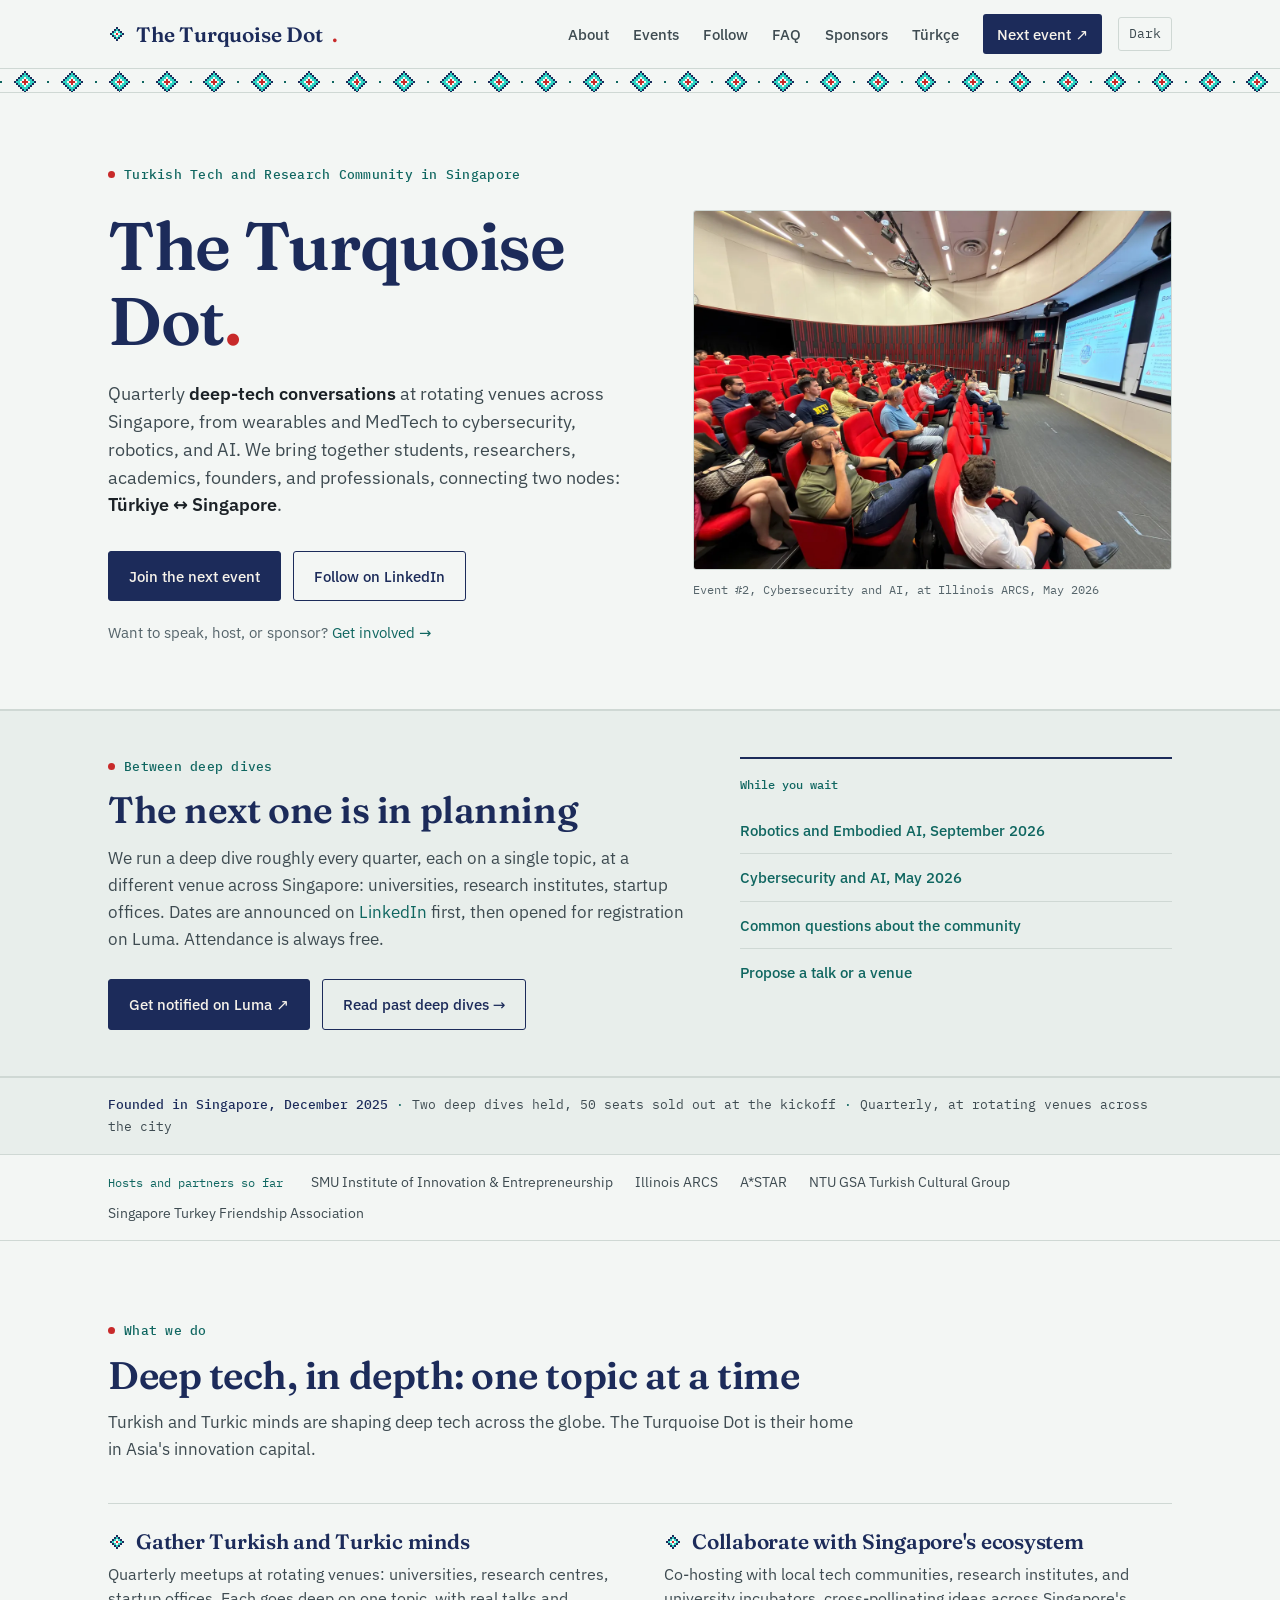
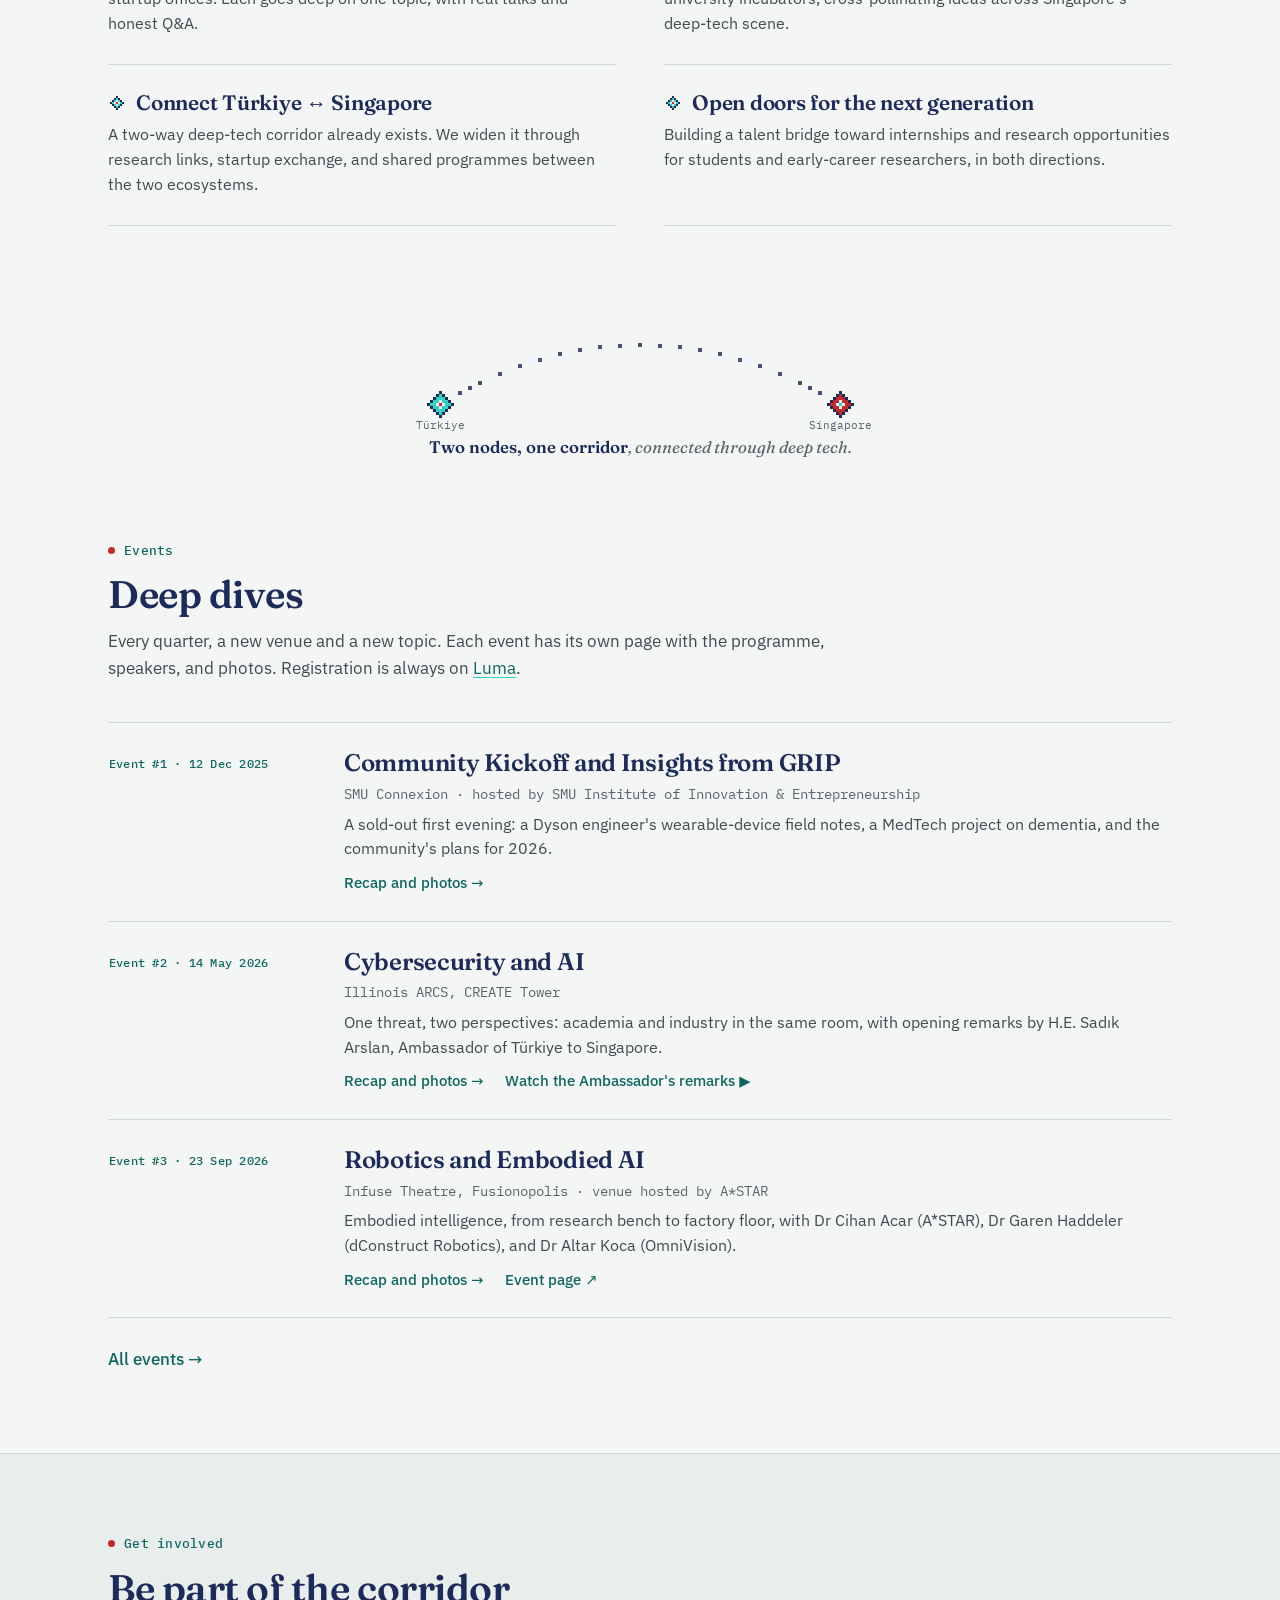
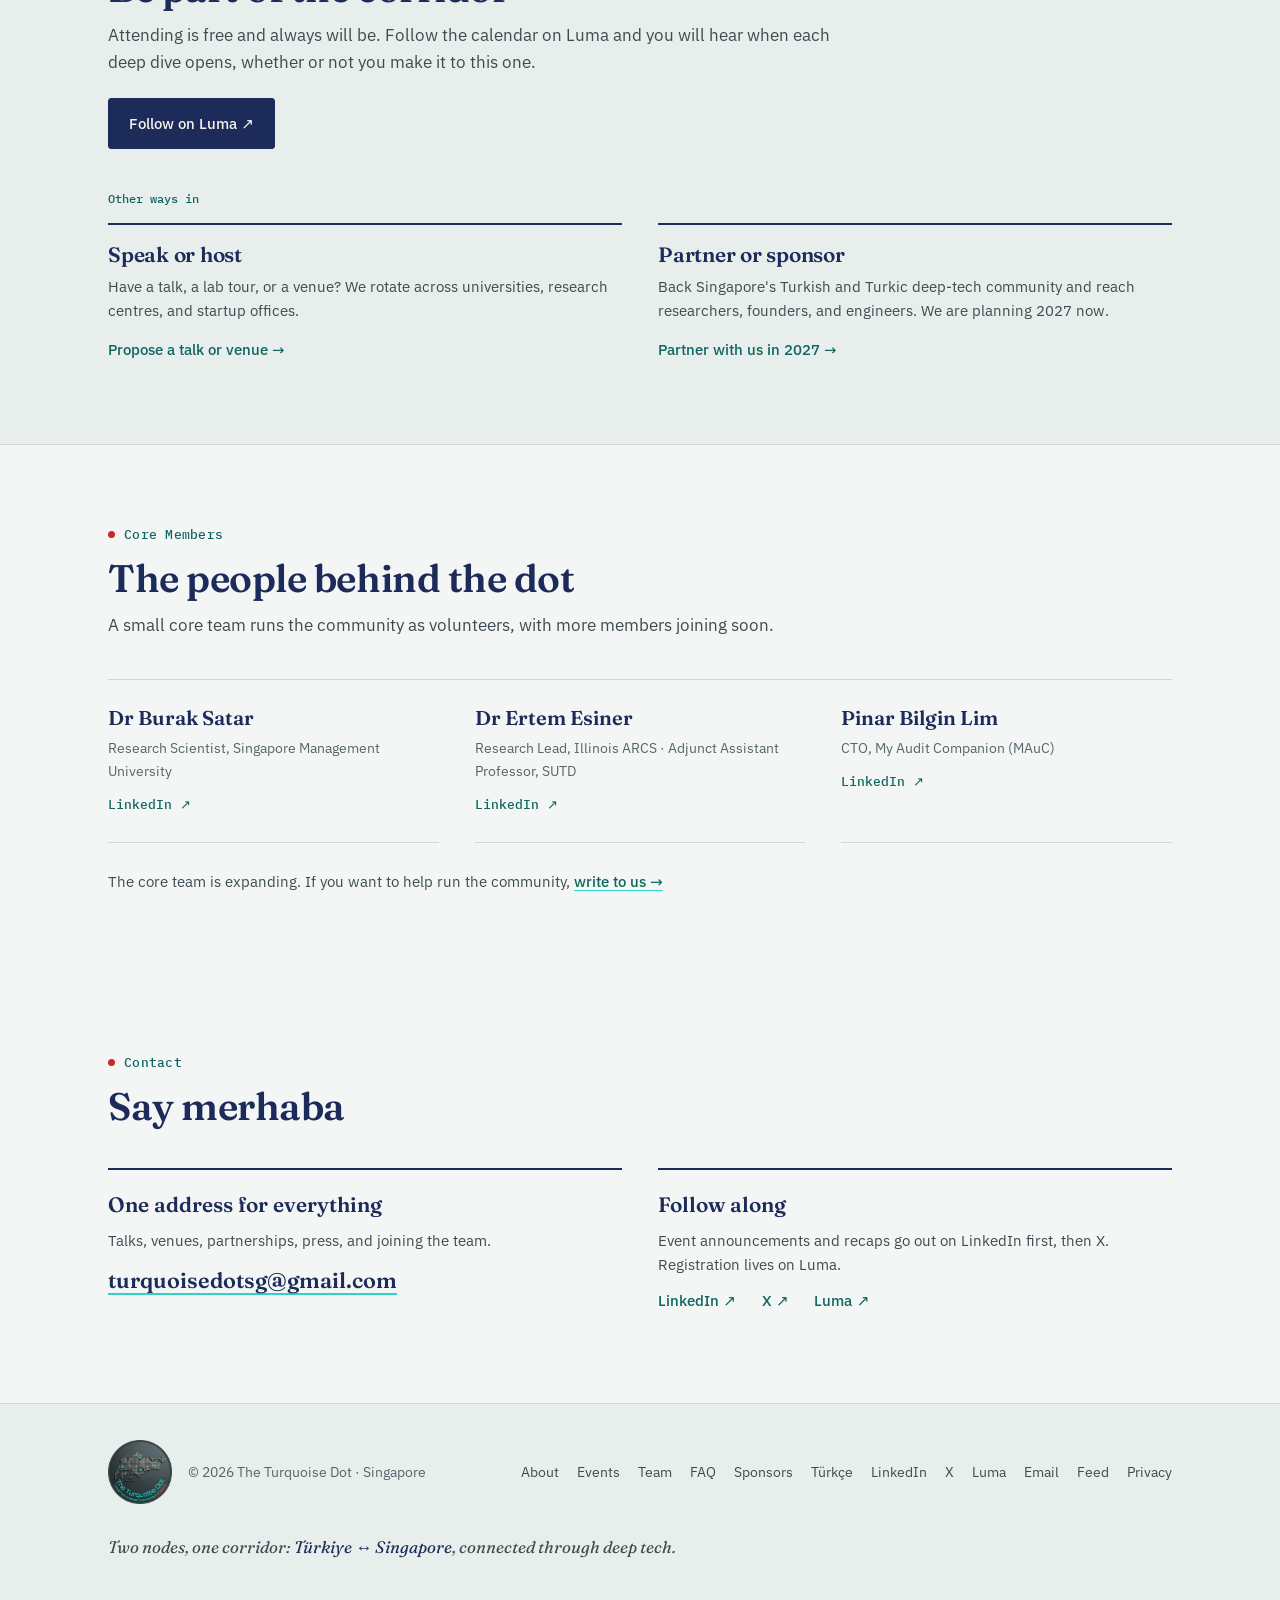
<file: index.html>
<!DOCTYPE html>
<html lang="en">
<head>
<meta charset="utf-8">
<meta name="viewport" content="width=device-width, initial-scale=1">
<title>The Turquoise Dot | Turkish Tech and Research Community in Singapore</title>
<meta name="description" content="The Turquoise Dot is the Turkish Tech and Research Community in Singapore: quarterly deep-tech conversations at rotating venues, bridging Türkiye and Singapore.">

<link rel="canonical" href="https://turquoisedot.org/">
<link rel="alternate" hreflang="en" href="https://turquoisedot.org/">
<link rel="alternate" hreflang="tr" href="https://turquoisedot.org/tr/">
<link rel="alternate" hreflang="x-default" href="https://turquoisedot.org/">

<meta property="og:type" content="website">
<meta property="og:title" content="The Turquoise Dot">
<meta property="og:description" content="Turkish Tech and Research Community in Singapore. Quarterly deep-tech conversations, rotating venues, two nodes: Türkiye ↔ Singapore.">
<meta property="og:url" content="https://turquoisedot.org/">
<meta property="og:image" content="https://turquoisedot.org/assets/og-image.jpg">
<meta name="twitter:card" content="summary_large_image">
<meta name="twitter:site" content="@theturquoisedot">

<link rel="icon" type="image/svg+xml" href="/assets/favicon.svg">
<link rel="icon" type="image/png" sizes="32x32" href="/assets/favicon-32.png">
<link rel="apple-touch-icon" href="/assets/apple-touch-icon.png">
<link rel="manifest" href="/site.webmanifest">
<link rel="alternate" type="application/atom+xml" title="The Turquoise Dot" href="/feed.xml">
<meta name="theme-color" content="#F3F6F4" media="(prefers-color-scheme: light)">
<meta name="theme-color" content="#131A1C" media="(prefers-color-scheme: dark)">

<link rel="stylesheet" href="/assets/site.css">
<script>(function(){try{var t=localStorage.getItem('td-theme');if(t==='dark'||t==='light'){document.documentElement.setAttribute('data-theme',t);}}catch(e){}})();</script>

<script type="application/ld+json">
{
  "@context": "https://schema.org",
  "@type": "Organization",
  "@id": "https://turquoisedot.org/#organization",
  "name": "The Turquoise Dot",
  "alternateName": [
    "Turquoise Dot",
    "TurquoiseDot"
  ],
  "description": "Turkish Tech and Research Community in Singapore: quarterly deep-tech events at rotating venues across Singapore, bridging Türkiye and Singapore. Founded in Singapore in December 2025.",
  "url": "https://turquoisedot.org/",
  "logo": "https://turquoisedot.org/assets/icon-512.png",
  "image": "https://turquoisedot.org/assets/og-image.jpg",
  "email": "turquoisedotsg@gmail.com",
  "slogan": "Two nodes, one corridor: Türkiye and Singapore, connected through deep tech.",
  "foundingDate": "2025-12",
  "foundingLocation": {
    "@type": "Place",
    "name": "Singapore"
  },
  "areaServed": [
    {
      "@type": "Country",
      "name": "Singapore"
    },
    {
      "@type": "Country",
      "name": "Türkiye"
    }
  ],
  "knowsAbout": [
    "deep tech",
    "artificial intelligence",
    "robotics",
    "embodied AI",
    "cybersecurity",
    "MedTech",
    "wearables",
    "research and startup ecosystems in Singapore and Türkiye"
  ],
  "founder": [
    {
      "@type": "Person",
      "name": "Burak Satar",
      "honorificPrefix": "Dr",
      "jobTitle": "Research Scientist",
      "affiliation": {
        "@type": "Organization",
        "name": "Singapore Management University"
      },
      "sameAs": "https://www.linkedin.com/in/buraksatar"
    },
    {
      "@type": "Person",
      "name": "Ertem Esiner",
      "honorificPrefix": "Dr",
      "jobTitle": "Research Lead",
      "affiliation": {
        "@type": "Organization",
        "name": "Illinois ARCS"
      },
      "sameAs": "https://www.linkedin.com/in/esiner"
    }
  ],
  "member": [
    {
      "@type": "Person",
      "name": "Burak Satar",
      "sameAs": "https://www.linkedin.com/in/buraksatar"
    },
    {
      "@type": "Person",
      "name": "Ertem Esiner",
      "sameAs": "https://www.linkedin.com/in/esiner"
    },
    {
      "@type": "Person",
      "name": "Pinar Bilgin Lim",
      "jobTitle": "CTO",
      "affiliation": {
        "@type": "Organization",
        "name": "My Audit Companion (MAuC)"
      },
      "sameAs": "https://www.linkedin.com/in/pinar-bilgin-b4729468"
    }
  ],
  "contactPoint": {
    "@type": "ContactPoint",
    "email": "turquoisedotsg@gmail.com",
    "contactType": "general enquiries",
    "availableLanguage": [
      "English",
      "Turkish"
    ]
  },
  "sameAs": [
    "https://www.linkedin.com/company/turquoisedot",
    "https://x.com/theturquoisedot",
    "https://luma.com/TurquoiseDot",
    "https://github.com/theturquoisedot"
  ]
}
</script>

<script type="application/ld+json">
{
  "@context": "https://schema.org",
  "@type": "WebSite",
  "@id": "https://turquoisedot.org/#website",
  "url": "https://turquoisedot.org/",
  "name": "The Turquoise Dot",
  "description": "Turkish Tech and Research Community in Singapore.",
  "inLanguage": [
    "en",
    "tr"
  ],
  "publisher": {
    "@id": "https://turquoisedot.org/#organization"
  }
}
</script>

<script type="application/ld+json">
{
  "@context": "https://schema.org",
  "@type": "WebPage",
  "@id": "https://turquoisedot.org/#webpage",
  "url": "https://turquoisedot.org/",
  "name": "The Turquoise Dot",
  "inLanguage": "en",
  "datePublished": "2026-07-28",
  "dateModified": "2026-09-13",
  "isPartOf": {
    "@id": "https://turquoisedot.org/#website"
  },
  "about": {
    "@id": "https://turquoisedot.org/#organization"
  },
  "primaryImageOfPage": "https://turquoisedot.org/assets/og-image.jpg"
}
</script>
</head>
<body>

<!-- ANNOUNCEMENT BAR: hides itself after data-until. EDIT: text, link, and data-until for each new event. -->
<div class="annc" role="region" aria-label="Next event" data-until="2026-09-23T20:30:00+08:00">
  <div class="wrap">
    <span class="pulse" aria-hidden="true"></span>
    <b>Next event: Robotics and Embodied AI</b>
    <span class="sub">Wed 23 Sep · 17:30 · Fusionopolis · free to attend</span>
    <a href="https://luma.com/c4dyttkm" target="_blank" rel="noopener">Register on Luma ↗</a>
  </div>
</div>

<nav>
  <div class="nav-inner">
    <a class="brand" href="/">The Turquoise Dot<span class="dot">.</span></a>
    <div class="nav-actions">
      <button class="theme-toggle" type="button" aria-label="Switch between light and dark" data-theme-toggle>Dark</button>
      <button class="nav-toggle" aria-expanded="false" aria-controls="nav-links">Menu</button>
    </div>
    <div class="nav-links" id="nav-links">
      <a href="/about/">About</a>
      <a href="/events/">Events</a>
      <a href="/#join">Follow</a>
      <a href="/faq/">FAQ</a>
      <a href="/sponsors/">Sponsors</a>
      <a href="/tr/" lang="tr" hreflang="tr">Türkçe</a>
      <a class="cta" href="https://luma.com/TurquoiseDot" target="_blank" rel="noopener">Next event ↗</a>
    </div>
  </div>
</nav>

<main>

<div class="kilim" aria-hidden="true"></div>

<header class="hero" id="top">
  <div class="wrap hero-grid">
    <div>
      <p class="eyebrow">Turkish Tech and Research Community in Singapore</p>
      <h1>The Turquoise Dot<span class="dot">.</span></h1>
      <p class="lede">
        Quarterly <strong>deep-tech conversations</strong> at rotating venues across Singapore,
        from wearables and MedTech to cybersecurity, robotics, and AI. We bring together students,
        researchers, academics, founders, and professionals, connecting two nodes:
        <strong>Türkiye ↔ Singapore</strong>.
      </p>
      <div class="btns">
        <a class="btn btn-primary" href="https://luma.com/TurquoiseDot" target="_blank" rel="noopener">Join the next event</a>
        <a class="btn btn-ghost" href="https://www.linkedin.com/company/turquoisedot" target="_blank" rel="noopener">Follow on LinkedIn</a>
      </div>
      <p class="hero-aside">Want to speak, host, or sponsor? <a href="#join">Get involved →</a></p>
    </div>
    <div>
      <div class="hero-art">
        <img src="/assets/events/2026-05-cybersecurity-and-ai/08.webp" width="1200" height="900" alt="The audience at Illinois ARCS, CREATE Tower, during the second deep dive" fetchpriority="high">
      </div>
      <p class="hero-cap">Event #2, Cybersecurity and AI, at Illinois ARCS, May 2026</p>
    </div>
  </div>
</header>

<!-- SPOTLIGHT: the current event. Hides itself after data-until. EDIT: everything inside for each new event. -->
<div class="spotlight" data-until="2026-09-23T20:30:00+08:00">
  <div class="wrap">
    <div class="spot">
      <div>
        <span class="chip next">Next event · 23 Sep 2026 · 17:30</span>
        <h2>Robotics and Embodied AI</h2>
        <p class="desc">A night where robots leave the lab: the research behind embodied AI, robots already working in the field, and the sensors that let machines see.</p>
        <p class="venue"><b>Infuse Theatre</b>, Level 14, Connexis South Tower, Fusionopolis One, 1 Fusionopolis Way, Singapore 138632. Venue hosted by A*STAR.</p>
        <div class="btns">
          <a class="btn btn-primary" href="https://luma.com/c4dyttkm" target="_blank" rel="noopener">Register on Luma ↗</a>
          <a class="btn btn-ghost" href="/events/2026-09-robotics-and-embodied-ai/">Programme and details →</a>
        </div>
        <p class="note">Free to attend. Turkish tea and light refreshments from 17:30, talks from 18:15.</p>
      </div>
      <div>
        <p class="side-label">Speakers</p>
        <ul class="speakers">
          <li><b>Dr Cihan Acar</b><span>Senior Research Scientist, A*STAR</span><i>Main talk: the research behind embodied AI</i></li>
          <li><b>Dr Garen Haddeler</b><span>Robotics Engineer, dConstruct Robotics</span><i>Lightning talk: robots working in the field</i></li>
          <li><b>Dr Altar Koca</b><span>Design Engineer, OmniVision</span><i>Main talk: the sensors that let machines see</i></li>
        </ul>
      </div>
    </div>
  </div>
</div>

<!-- BETWEEN DEEP DIVES: the mirror of the SPOTLIGHT above. It starts hidden and reveals itself the
     moment the spotlight expires, so the page is never left without something forward-looking.
     EDIT: when the next event is announced, update the SPOTLIGHT and both data-until values, and set
     this block's data-after to the same moment. The standing wording below needs no editing. -->
<div class="between" data-after="2026-09-23T20:30:00+08:00" hidden>
  <div class="wrap">
    <div class="between-inner">
      <div>
        <span class="kicker">Between deep dives</span>
        <h2>The next one is in planning</h2>
        <p>We run a deep dive roughly every quarter, each on a single topic, at a different venue across Singapore: universities, research institutes, startup offices. Dates are announced on <a href="https://www.linkedin.com/company/turquoisedot" target="_blank" rel="noopener">LinkedIn</a> first, then opened for registration on Luma. Attendance is always free.</p>
        <div class="btns">
          <a class="btn btn-primary" href="https://luma.com/TurquoiseDot" target="_blank" rel="noopener">Get notified on Luma ↗</a>
          <a class="btn btn-ghost" href="/events/">Read past deep dives →</a>
        </div>
      </div>
      <div class="between-side">
        <p class="side-label">While you wait</p>
        <ul>
          <li><a href="/events/2026-09-robotics-and-embodied-ai/">Robotics and Embodied AI, September 2026</a></li>
          <li><a href="/events/2026-05-cybersecurity-and-ai/">Cybersecurity and AI, May 2026</a></li>
          <li><a href="/faq/">Common questions about the community</a></li>
          <li><a href="mailto:turquoisedotsg@gmail.com?subject=The%20Turquoise%20Dot%3A%20speaking%20or%20hosting">Propose a talk or a venue</a></li>
        </ul>
      </div>
    </div>
  </div>
</div>

<!-- FACTS LINE: one sentence of numbers. EDIT after each event. -->
<div class="facts-line">
  <div class="wrap">
    <p><b>Founded in Singapore, December 2025</b><span class="sep">·</span>Two deep dives held, 50 seats sold out at the kickoff<span class="sep">·</span>Quarterly, at rotating venues across the city</p>
  </div>
</div>

<!-- HOSTS STRIP: text only. Add logos only with written permission from each organisation. -->
<div class="hosts">
  <div class="wrap">
    <span class="label">Hosts and partners so far</span>
    <span>SMU Institute of Innovation &amp; Entrepreneurship</span>
    <span>Illinois ARCS</span>
    <span>A*STAR</span>
    <span>NTU GSA Turkish Cultural Group</span>
    <span>Singapore Turkey Friendship Association</span>
  </div>
</div>

<section id="about">
  <div class="wrap">
    <div class="sec-head">
      <span class="kicker">What we do</span>
      <h2>Deep tech, in depth: one topic at a time</h2>
      <p>Turkish and Turkic minds are shaping deep tech across the globe. The Turquoise Dot is their home in Asia's innovation capital.</p>
    </div>
    <div class="cards">
      <div class="card">
        <div class="ico"><svg viewBox="0 0 24 24"><circle cx="9" cy="8" r="3.2"/><circle cx="17" cy="10" r="2.4"/><path d="M3.5 19c.6-3 2.8-4.6 5.5-4.6S13.9 16 14.5 19M14.8 15.7c2.2.2 3.9 1.4 4.6 3.3"/></svg></div>
        <h3>Gather Turkish and Turkic minds</h3>
        <p>Quarterly meetups at rotating venues: universities, research centres, startup offices. Each goes deep on one topic, with real talks and honest Q&amp;A.</p>
      </div>
      <div class="card">
        <div class="ico"><svg viewBox="0 0 24 24"><circle cx="6" cy="6" r="2.4"/><circle cx="18" cy="6" r="2.4"/><circle cx="12" cy="18" r="2.4"/><path d="M7.8 7.6l2.9 8M16.2 7.6l-2.9 8M8.4 6h7.2"/></svg></div>
        <h3>Collaborate with Singapore's ecosystem</h3>
        <p>Co-hosting with local tech communities, research institutes, and university incubators, cross-pollinating ideas across Singapore's deep-tech scene.</p>
      </div>
      <div class="card">
        <div class="ico"><svg viewBox="0 0 24 24"><circle cx="4.5" cy="16" r="2"/><circle cx="19.5" cy="16" r="2"/><path d="M6.2 14.6C8.5 9.5 15.5 9.5 17.8 14.6"/></svg></div>
        <h3>Connect Türkiye ↔ Singapore</h3>
        <p>A two-way deep-tech corridor already exists. We widen it through research links, startup exchange, and shared programmes between the two ecosystems.</p>
      </div>
      <div class="card">
        <div class="ico"><svg viewBox="0 0 24 24"><path d="M5 21V5a2 2 0 0 1 2-2h7v18M14 21h5M14 8h.01M9 21H4"/><path d="M17 9l3 3-3 3"/></svg></div>
        <h3>Open doors for the next generation</h3>
        <p>Building a talent bridge toward internships and research opportunities for students and early-career researchers, in both directions.</p>
      </div>
    </div>
  </div>
</section>

<div class="corridor" aria-hidden="true">
  <svg viewBox="0 0 520 116" shape-rendering="crispEdges"><rect class="px" x="78" y="75" width="4" height="4"/><rect class="px" x="88" y="70" width="4" height="4"/><rect class="px" x="98" y="65" width="4" height="4"/><rect class="px" x="118" y="56" width="4" height="4"/><rect class="px" x="138" y="48" width="4" height="4"/><rect class="px" x="158" y="42" width="4" height="4"/><rect class="px" x="178" y="36" width="4" height="4"/><rect class="px" x="198" y="32" width="4" height="4"/><rect class="px" x="218" y="29" width="4" height="4"/><rect class="px" x="238" y="28" width="4" height="4"/><rect class="px" x="258" y="27" width="4" height="4"/><rect class="px" x="278" y="28" width="4" height="4"/><rect class="px" x="298" y="29" width="4" height="4"/><rect class="px" x="318" y="32" width="4" height="4"/><rect class="px" x="338" y="36" width="4" height="4"/><rect class="px" x="358" y="42" width="4" height="4"/><rect class="px" x="378" y="48" width="4" height="4"/><rect class="px" x="398" y="56" width="4" height="4"/><rect class="px" x="418" y="65" width="4" height="4"/><rect class="px" x="428" y="70" width="4" height="4"/><rect class="px" x="438" y="75" width="4" height="4"/><rect class="n-edge" x="58.5" y="74.5" width="3" height="3"/><rect class="n-edge" x="55.5" y="77.5" width="3" height="3"/><rect class="n-tr" x="58.5" y="77.5" width="3" height="3"/><rect class="n-edge" x="61.5" y="77.5" width="3" height="3"/><rect class="n-edge" x="52.5" y="80.5" width="3" height="3"/><rect class="n-tr" x="55.5" y="80.5" width="3" height="3"/><rect class="n-tr" x="58.5" y="80.5" width="3" height="3"/><rect class="n-tr" x="61.5" y="80.5" width="3" height="3"/><rect class="n-edge" x="64.5" y="80.5" width="3" height="3"/><rect class="n-edge" x="49.5" y="83.5" width="3" height="3"/><rect class="n-tr" x="52.5" y="83.5" width="3" height="3"/><rect class="n-tr" x="55.5" y="83.5" width="3" height="3"/><rect class="n-ring" x="58.5" y="83.5" width="3" height="3"/><rect class="n-tr" x="61.5" y="83.5" width="3" height="3"/><rect class="n-tr" x="64.5" y="83.5" width="3" height="3"/><rect class="n-edge" x="67.5" y="83.5" width="3" height="3"/><rect class="n-edge" x="46.5" y="86.5" width="3" height="3"/><rect class="n-tr" x="49.5" y="86.5" width="3" height="3"/><rect class="n-tr" x="52.5" y="86.5" width="3" height="3"/><rect class="n-ring" x="55.5" y="86.5" width="3" height="3"/><rect class="n-sg" x="58.5" y="86.5" width="3" height="3"/><rect class="n-ring" x="61.5" y="86.5" width="3" height="3"/><rect class="n-tr" x="64.5" y="86.5" width="3" height="3"/><rect class="n-tr" x="67.5" y="86.5" width="3" height="3"/><rect class="n-edge" x="70.5" y="86.5" width="3" height="3"/><rect class="n-edge" x="49.5" y="89.5" width="3" height="3"/><rect class="n-tr" x="52.5" y="89.5" width="3" height="3"/><rect class="n-tr" x="55.5" y="89.5" width="3" height="3"/><rect class="n-ring" x="58.5" y="89.5" width="3" height="3"/><rect class="n-tr" x="61.5" y="89.5" width="3" height="3"/><rect class="n-tr" x="64.5" y="89.5" width="3" height="3"/><rect class="n-edge" x="67.5" y="89.5" width="3" height="3"/><rect class="n-edge" x="52.5" y="92.5" width="3" height="3"/><rect class="n-tr" x="55.5" y="92.5" width="3" height="3"/><rect class="n-tr" x="58.5" y="92.5" width="3" height="3"/><rect class="n-tr" x="61.5" y="92.5" width="3" height="3"/><rect class="n-edge" x="64.5" y="92.5" width="3" height="3"/><rect class="n-edge" x="55.5" y="95.5" width="3" height="3"/><rect class="n-tr" x="58.5" y="95.5" width="3" height="3"/><rect class="n-edge" x="61.5" y="95.5" width="3" height="3"/><rect class="n-edge" x="58.5" y="98.5" width="3" height="3"/><rect class="n-edge" x="458.5" y="74.5" width="3" height="3"/><rect class="n-edge" x="455.5" y="77.5" width="3" height="3"/><rect class="n-sg" x="458.5" y="77.5" width="3" height="3"/><rect class="n-edge" x="461.5" y="77.5" width="3" height="3"/><rect class="n-edge" x="452.5" y="80.5" width="3" height="3"/><rect class="n-sg" x="455.5" y="80.5" width="3" height="3"/><rect class="n-sg" x="458.5" y="80.5" width="3" height="3"/><rect class="n-sg" x="461.5" y="80.5" width="3" height="3"/><rect class="n-edge" x="464.5" y="80.5" width="3" height="3"/><rect class="n-edge" x="449.5" y="83.5" width="3" height="3"/><rect class="n-sg" x="452.5" y="83.5" width="3" height="3"/><rect class="n-sg" x="455.5" y="83.5" width="3" height="3"/><rect class="n-ring" x="458.5" y="83.5" width="3" height="3"/><rect class="n-sg" x="461.5" y="83.5" width="3" height="3"/><rect class="n-sg" x="464.5" y="83.5" width="3" height="3"/><rect class="n-edge" x="467.5" y="83.5" width="3" height="3"/><rect class="n-edge" x="446.5" y="86.5" width="3" height="3"/><rect class="n-sg" x="449.5" y="86.5" width="3" height="3"/><rect class="n-sg" x="452.5" y="86.5" width="3" height="3"/><rect class="n-ring" x="455.5" y="86.5" width="3" height="3"/><rect class="n-tr" x="458.5" y="86.5" width="3" height="3"/><rect class="n-ring" x="461.5" y="86.5" width="3" height="3"/><rect class="n-sg" x="464.5" y="86.5" width="3" height="3"/><rect class="n-sg" x="467.5" y="86.5" width="3" height="3"/><rect class="n-edge" x="470.5" y="86.5" width="3" height="3"/><rect class="n-edge" x="449.5" y="89.5" width="3" height="3"/><rect class="n-sg" x="452.5" y="89.5" width="3" height="3"/><rect class="n-sg" x="455.5" y="89.5" width="3" height="3"/><rect class="n-ring" x="458.5" y="89.5" width="3" height="3"/><rect class="n-sg" x="461.5" y="89.5" width="3" height="3"/><rect class="n-sg" x="464.5" y="89.5" width="3" height="3"/><rect class="n-edge" x="467.5" y="89.5" width="3" height="3"/><rect class="n-edge" x="452.5" y="92.5" width="3" height="3"/><rect class="n-sg" x="455.5" y="92.5" width="3" height="3"/><rect class="n-sg" x="458.5" y="92.5" width="3" height="3"/><rect class="n-sg" x="461.5" y="92.5" width="3" height="3"/><rect class="n-edge" x="464.5" y="92.5" width="3" height="3"/><rect class="n-edge" x="455.5" y="95.5" width="3" height="3"/><rect class="n-sg" x="458.5" y="95.5" width="3" height="3"/><rect class="n-edge" x="461.5" y="95.5" width="3" height="3"/><rect class="n-edge" x="458.5" y="98.5" width="3" height="3"/><text x="60" y="113" text-anchor="middle">Türkiye</text><text x="460" y="113" text-anchor="middle">Singapore</text></svg>
  <p><b>Two nodes, one corridor</b>, connected through deep tech.</p>
</div>

<section id="events">
  <div class="wrap">
    <div class="sec-head">
      <span class="kicker">Events</span>
      <h2>Deep dives</h2>
      <p>Every quarter, a new venue and a new topic. Each event has its own page with the programme, speakers, and photos. Registration is always on <a href="https://luma.com/TurquoiseDot" target="_blank" rel="noopener">Luma</a>.</p>
    </div>
    <div class="events-grid">
      <!-- EVENT CARDS: newest last. To add an event, copy a card, then create its page under /events/ (see README). -->
      <div class="event">
        <span class="chip">Event #1 · 12 Dec 2025</span>
        <h3><a href="/events/2025-12-kickoff/">Community Kickoff and Insights from GRIP</a></h3>
        <p class="meta">SMU Connexion · hosted by SMU Institute of Innovation &amp; Entrepreneurship</p>
        <p>A sold-out first evening: a Dyson engineer's wearable-device field notes, a MedTech project on dementia, and the community's plans for 2026.</p>
        <div class="links"><a href="/events/2025-12-kickoff/">Recap and photos →</a></div>
      </div>
      <div class="event">
        <span class="chip">Event #2 · 14 May 2026</span>
        <h3><a href="/events/2026-05-cybersecurity-and-ai/">Cybersecurity and AI</a></h3>
        <p class="meta">Illinois ARCS, CREATE Tower</p>
        <p>One threat, two perspectives: academia and industry in the same room, with opening remarks by H.E. Sadık Arslan, Ambassador of Türkiye to Singapore.</p>
        <div class="links"><a href="/events/2026-05-cybersecurity-and-ai/">Recap and photos →</a><a href="/events/2026-05-cybersecurity-and-ai/#watch">Watch the Ambassador's remarks ▶</a></div>
      </div>
      <div class="event" data-until="2026-09-23T20:30:00+08:00" data-past="chip">
        <span class="chip next">Event #3 · 23 Sep 2026</span>
        <h3><a href="/events/2026-09-robotics-and-embodied-ai/">Robotics and Embodied AI</a></h3>
        <p class="meta">Infuse Theatre, Fusionopolis · venue hosted by A*STAR</p>
        <p>Embodied intelligence, from research bench to factory floor, with Dr Cihan Acar (A*STAR), Dr Garen Haddeler (dConstruct Robotics), and Dr Altar Koca (OmniVision).</p>
        <div class="links">
          <a href="/events/2026-09-robotics-and-embodied-ai/" data-past-text="Recap and photos →">Programme →</a>
          <a href="https://luma.com/c4dyttkm" target="_blank" rel="noopener" data-past-text="Event page ↗">Register ↗</a>
        </div>
      </div>
    </div>
    <p class="sec-foot"><a href="/events/">All events →</a></p>
  </div>
</section>

<section class="involve" id="join">
  <div class="wrap">
    <div class="sec-head">
      <span class="kicker">Get involved</span>
      <h2>Be part of the corridor</h2>
      <p>Attending is free and always will be. Follow the calendar on Luma and you will hear when each deep dive opens, whether or not you make it to this one.</p>
      <div class="btns">
        <a class="btn btn-primary" href="https://luma.com/TurquoiseDot" target="_blank" rel="noopener">Follow on Luma ↗</a>
      </div>
    </div>
    <p class="side-label">Other ways in</p>
    <div class="tiles">
      <div class="tile">
        <h3>Speak or host</h3>
        <p>Have a talk, a lab tour, or a venue? We rotate across universities, research centres, and startup offices.</p>
        <a href="mailto:turquoisedotsg@gmail.com?subject=The%20Turquoise%20Dot%3A%20speaking%20or%20hosting">Propose a talk or venue →</a>
      </div>
      <div class="tile">
        <h3>Partner or sponsor</h3>
        <p>Back Singapore's Turkish and Turkic deep-tech community and reach researchers, founders, and engineers. We are planning 2027 now.</p>
        <a href="/sponsors/">Partner with us in 2027 →</a>
      </div>
    </div>
  </div>
</section>

<section id="team">
  <div class="wrap">
    <div class="sec-head">
      <span class="kicker">Core Members</span>
      <h2>The people behind the dot</h2>
      <p>A small core team runs the community as volunteers, with more members joining soon.</p>
    </div>
    <!-- TEAM CARDS: name, professional role line, LinkedIn. No personal emails; use the community address below. -->
    <div class="people">
      <div class="person">
        <b>Dr Burak Satar</b>
        <span>Research Scientist, Singapore Management University</span>
        <a href="https://www.linkedin.com/in/buraksatar" target="_blank" rel="noopener">LinkedIn ↗</a>
      </div>
      <div class="person">
        <b>Dr Ertem Esiner</b>
        <span>Research Lead, Illinois ARCS · Adjunct Assistant Professor, SUTD</span>
        <a href="https://www.linkedin.com/in/esiner" target="_blank" rel="noopener">LinkedIn ↗</a>
      </div>
      <div class="person">
        <b>Pinar Bilgin Lim</b>
        <span>CTO, My Audit Companion (MAuC)</span>
        <a href="https://www.linkedin.com/in/pinar-bilgin-b4729468" target="_blank" rel="noopener">LinkedIn ↗</a>
      </div>
    </div>
    <p class="team-note">The core team is expanding. If you want to help run the community, <a href="mailto:turquoisedotsg@gmail.com?subject=The%20Turquoise%20Dot%3A%20joining%20the%20core%20team">write to us →</a></p>
  </div>
</section>

<!-- LATEST POSTS: the LinkedIn embed slot takes the newest post (paste the iframe from the post's "Embed this post" menu
     between the li-embed div tags). The cards below come from assets/posts.js. The section hides itself while both are empty. -->
<section id="latest" class="involve">
  <div class="wrap">
    <div class="sec-head">
      <span class="kicker">Latest</span>
      <h2>From LinkedIn and X</h2>
      <p>Announcements and recaps go out on <a href="https://www.linkedin.com/company/turquoisedot" target="_blank" rel="noopener">LinkedIn</a> first, then <a href="https://x.com/theturquoisedot" target="_blank" rel="noopener">X</a>.</p>
    </div>
    <div class="li-embed" data-li-embed>
    </div>
    <div class="posts" data-posts="3"></div>
  </div>
</section>

<section id="contact">
  <div class="wrap">
    <div class="sec-head">
      <span class="kicker">Contact</span>
      <h2>Say merhaba</h2>
    </div>
    <div class="contact-grid">
      <div class="contact-card">
        <b>One address for everything</b>
        <p>Talks, venues, partnerships, press, and joining the team.</p>
        <a class="mail" href="mailto:turquoisedotsg@gmail.com">turquoisedotsg@gmail.com</a>
      </div>
      <div class="contact-card">
        <b>Follow along</b>
        <p>Event announcements and recaps go out on LinkedIn first, then X. Registration lives on Luma.</p>
        <div class="links-row">
          <a href="https://www.linkedin.com/company/turquoisedot" target="_blank" rel="noopener">LinkedIn ↗</a>
          <a href="https://x.com/theturquoisedot" target="_blank" rel="noopener">X ↗</a>
          <a href="https://luma.com/TurquoiseDot" target="_blank" rel="noopener">Luma ↗</a>
        </div>
      </div>
    </div>
  </div>
</section>

</main>

<footer>
  <div class="wrap foot">
    <img class="foot-mark" src="/assets/logo-circle.webp" alt="" width="400" height="400" loading="lazy" decoding="async">
    <div class="foot-copy">© 2026 The Turquoise Dot · Singapore</div>
    <div class="foot-links">
      <a href="/about/">About</a>
      <a href="/events/">Events</a>
      <a href="/team/">Team</a>
      <a href="/faq/">FAQ</a>
      <a href="/sponsors/">Sponsors</a>
      <a href="/tr/" lang="tr" hreflang="tr">Türkçe</a>
      <a href="https://www.linkedin.com/company/turquoisedot" target="_blank" rel="noopener">LinkedIn</a>
      <a href="https://x.com/theturquoisedot" target="_blank" rel="noopener">X</a>
      <a href="https://luma.com/TurquoiseDot" target="_blank" rel="noopener">Luma</a>
      <a href="mailto:turquoisedotsg@gmail.com">Email</a>
      <a href="/feed.xml">Feed</a>
      <a href="/privacy/">Privacy</a>
    </div>
    <div class="tag">Two nodes, one corridor: <em>Türkiye ↔ Singapore</em>, connected through deep tech.</div>
  </div>
</footer>

<script src="/assets/posts.js"></script>
<script src="/assets/site.js"></script>
</body>
</html>
</file>
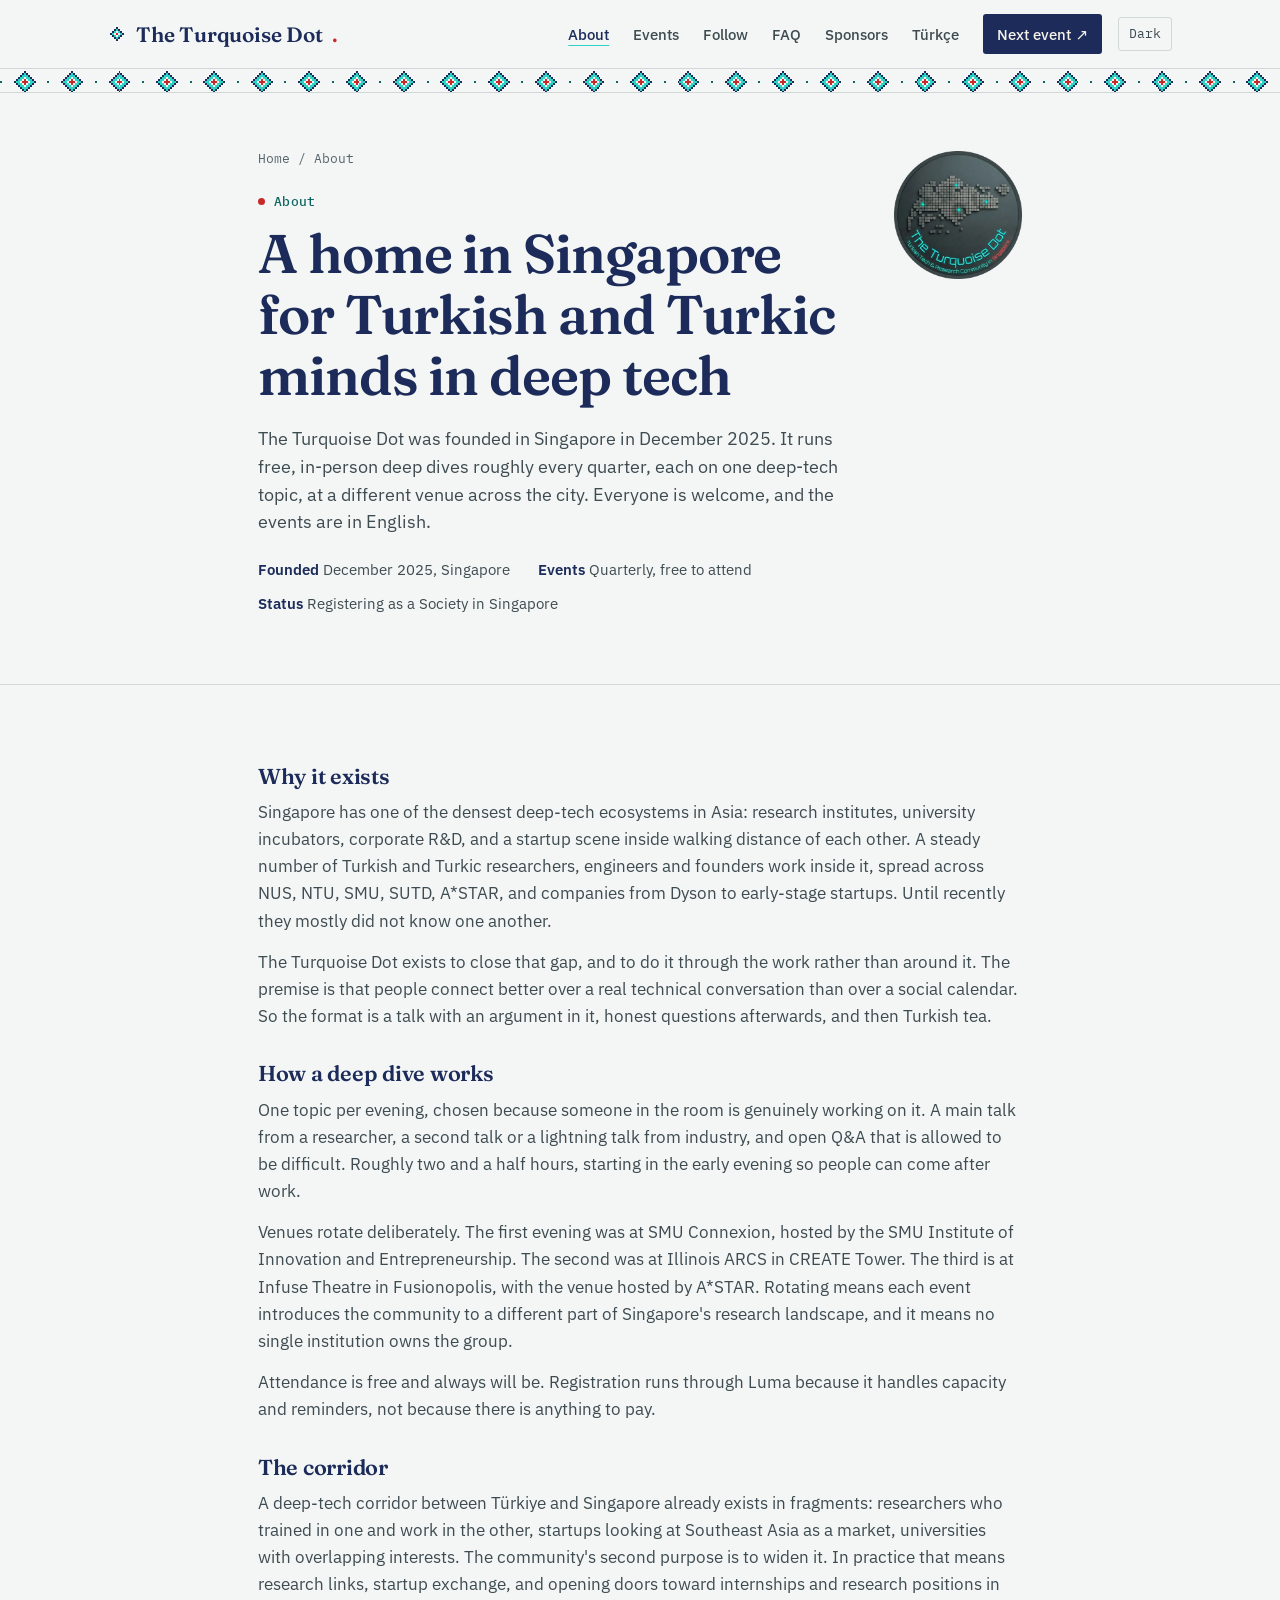
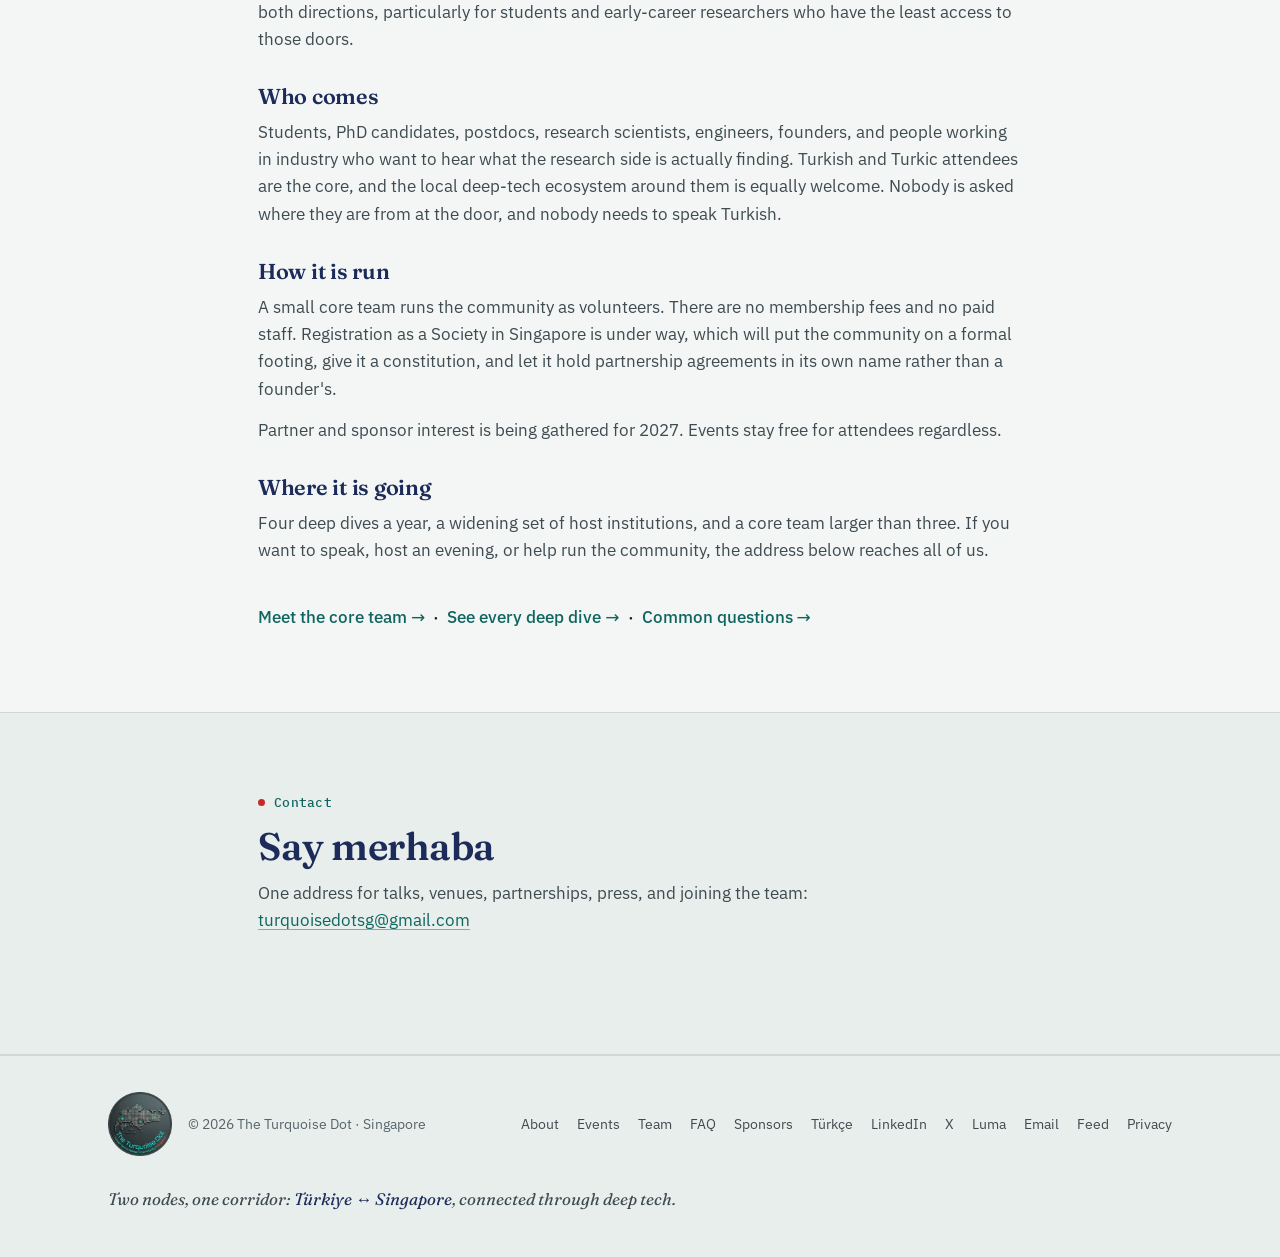
<file: about/index.html>
<!DOCTYPE html>
<html lang="en">
<head>
<meta charset="utf-8">
<meta name="viewport" content="width=device-width, initial-scale=1">
<title>About The Turquoise Dot | Turkish Tech and Research Community in Singapore</title>
<meta name="description" content="What The Turquoise Dot is, why it was founded in Singapore in December 2025, how its quarterly deep dives work, and how the community is run.">

<link rel="canonical" href="https://turquoisedot.org/about/">

<meta property="og:type" content="website">
<meta property="og:title" content="About The Turquoise Dot">
<meta property="og:description" content="Founded in Singapore in December 2025. Quarterly deep-tech evenings at rotating venues, free to attend, open to everyone.">
<meta property="og:url" content="https://turquoisedot.org/about/">
<meta property="og:image" content="https://turquoisedot.org/assets/og-image.jpg">
<meta name="twitter:card" content="summary_large_image">
<meta name="twitter:site" content="@theturquoisedot">

<link rel="icon" type="image/svg+xml" href="/assets/favicon.svg">
<link rel="icon" type="image/png" sizes="32x32" href="/assets/favicon-32.png">
<link rel="apple-touch-icon" href="/assets/apple-touch-icon.png">
<link rel="manifest" href="/site.webmanifest">
<link rel="alternate" type="application/atom+xml" title="The Turquoise Dot" href="/feed.xml">
<meta name="theme-color" content="#F3F6F4" media="(prefers-color-scheme: light)">
<meta name="theme-color" content="#131A1C" media="(prefers-color-scheme: dark)">

<link rel="stylesheet" href="/assets/site.css">
<script>(function(){try{var t=localStorage.getItem('td-theme');if(t==='dark'||t==='light'){document.documentElement.setAttribute('data-theme',t);}}catch(e){}})();</script>
<script type="application/ld+json">
{
  "@context": "https://schema.org",
  "@type": "AboutPage",
  "name": "About The Turquoise Dot",
  "url": "https://turquoisedot.org/about/",
  "datePublished": "2026-09-13",
  "dateModified": "2026-09-13",
  "inLanguage": "en",
  "isPartOf": { "@id": "https://turquoisedot.org/#website" },
  "about": { "@id": "https://turquoisedot.org/#organization" },
  "publisher": { "@id": "https://turquoisedot.org/#organization" }
}
</script>
<script type="application/ld+json">
{
  "@context": "https://schema.org",
  "@type": "BreadcrumbList",
  "itemListElement": [
    { "@type": "ListItem", "position": 1, "name": "Home", "item": "https://turquoisedot.org/" },
    { "@type": "ListItem", "position": 2, "name": "About", "item": "https://turquoisedot.org/about/" }
  ]
}
</script>
</head>
<body>

<nav>
  <div class="nav-inner">
    <a class="brand" href="/">The Turquoise Dot<span class="dot">.</span></a>
    <div class="nav-actions">
      <button class="theme-toggle" type="button" aria-label="Switch between light and dark" data-theme-toggle>Dark</button>
      <button class="nav-toggle" aria-expanded="false" aria-controls="nav-links">Menu</button>
    </div>
    <div class="nav-links" id="nav-links">
      <a href="/about/" aria-current="page">About</a>
      <a href="/events/">Events</a>
      <a href="/#join">Follow</a>
      <a href="/faq/">FAQ</a>
      <a href="/sponsors/">Sponsors</a>
      <a href="/tr/" lang="tr" hreflang="tr">Türkçe</a>
      <a class="cta" href="https://luma.com/TurquoiseDot" target="_blank" rel="noopener">Next event ↗</a>
    </div>
  </div>
</nav>

<main>

<div class="kilim" aria-hidden="true"></div>

<header class="page-head">
  <div class="wrap narrow">
    <img class="head-mark" src="/assets/logo-circle.webp" alt="The Turquoise Dot logo: a pixel map of Singapore with turquoise nodes, ringed by the community name." width="400" height="400" decoding="async">
    <p class="crumbs"><a href="/">Home</a> / About</p>
    <span class="kicker">About</span>
    <h1>A home in Singapore for Turkish and Turkic minds in deep tech</h1>
    <p class="lede">The Turquoise Dot was founded in Singapore in December 2025. It runs free, in-person deep dives roughly every quarter, each on one deep-tech topic, at a different venue across the city. Everyone is welcome, and the events are in English.</p>
    <div class="meta-list">
      <span><b>Founded</b> December 2025, Singapore</span>
      <span><b>Events</b> Quarterly, free to attend</span>
      <span><b>Status</b> Registering as a Society in Singapore</span>
    </div>
  </div>
</header>

<section>
  <div class="wrap narrow">
    <div class="prose">
      <h2>Why it exists</h2>
      <p>Singapore has one of the densest deep-tech ecosystems in Asia: research institutes, university incubators, corporate R&amp;D, and a startup scene inside walking distance of each other. A steady number of Turkish and Turkic researchers, engineers and founders work inside it, spread across NUS, NTU, SMU, SUTD, A*STAR, and companies from Dyson to early-stage startups. Until recently they mostly did not know one another.</p>
      <p>The Turquoise Dot exists to close that gap, and to do it through the work rather than around it. The premise is that people connect better over a real technical conversation than over a social calendar. So the format is a talk with an argument in it, honest questions afterwards, and then Turkish tea.</p>

      <h2>How a deep dive works</h2>
      <p>One topic per evening, chosen because someone in the room is genuinely working on it. A main talk from a researcher, a second talk or a lightning talk from industry, and open Q&amp;A that is allowed to be difficult. Roughly two and a half hours, starting in the early evening so people can come after work.</p>
      <p>Venues rotate deliberately. The first evening was at SMU Connexion, hosted by the SMU Institute of Innovation and Entrepreneurship. The second was at Illinois ARCS in CREATE Tower. The third is at Infuse Theatre in Fusionopolis, with the venue hosted by A*STAR. Rotating means each event introduces the community to a different part of Singapore's research landscape, and it means no single institution owns the group.</p>
      <p>Attendance is free and always will be. Registration runs through Luma because it handles capacity and reminders, not because there is anything to pay.</p>

      <h2>The corridor</h2>
      <p>A deep-tech corridor between Türkiye and Singapore already exists in fragments: researchers who trained in one and work in the other, startups looking at Southeast Asia as a market, universities with overlapping interests. The community's second purpose is to widen it. In practice that means research links, startup exchange, and opening doors toward internships and research positions in both directions, particularly for students and early-career researchers who have the least access to those doors.</p>

      <h2>Who comes</h2>
      <p>Students, PhD candidates, postdocs, research scientists, engineers, founders, and people working in industry who want to hear what the research side is actually finding. Turkish and Turkic attendees are the core, and the local deep-tech ecosystem around them is equally welcome. Nobody is asked where they are from at the door, and nobody needs to speak Turkish.</p>

      <h2>How it is run</h2>
      <p>A small core team runs the community as volunteers. There are no membership fees and no paid staff. Registration as a Society in Singapore is under way, which will put the community on a formal footing, give it a constitution, and let it hold partnership agreements in its own name rather than a founder's.</p>
      <p>Partner and sponsor interest is being gathered for 2027. Events stay free for attendees regardless.</p>

      <h2>Where it is going</h2>
      <p>Four deep dives a year, a widening set of host institutions, and a core team larger than three. If you want to speak, host an evening, or help run the community, the address below reaches all of us.</p>
    </div>

    <p class="sec-foot" style="margin-top:40px"><a href="/team/">Meet the core team →</a> &nbsp;·&nbsp; <a href="/events/">See every deep dive →</a> &nbsp;·&nbsp; <a href="/faq/">Common questions →</a></p>
  </div>
</section>

<section class="involve">
  <div class="wrap narrow">
    <div class="sec-head">
      <span class="kicker">Contact</span>
      <h2>Say merhaba</h2>
      <p>One address for talks, venues, partnerships, press, and joining the team: <a href="mailto:turquoisedotsg@gmail.com">turquoisedotsg@gmail.com</a></p>
    </div>
  </div>
</section>

</main>

<footer>
  <div class="wrap foot">
    <img class="foot-mark" src="/assets/logo-circle.webp" alt="" width="400" height="400" loading="lazy" decoding="async">
    <div class="foot-copy">© 2026 The Turquoise Dot · Singapore</div>
    <div class="foot-links">
      <a href="/about/">About</a>
      <a href="/events/">Events</a>
      <a href="/team/">Team</a>
      <a href="/faq/">FAQ</a>
      <a href="/sponsors/">Sponsors</a>
      <a href="/tr/" lang="tr" hreflang="tr">Türkçe</a>
      <a href="https://www.linkedin.com/company/turquoisedot" target="_blank" rel="noopener">LinkedIn</a>
      <a href="https://x.com/theturquoisedot" target="_blank" rel="noopener">X</a>
      <a href="https://luma.com/TurquoiseDot" target="_blank" rel="noopener">Luma</a>
      <a href="mailto:turquoisedotsg@gmail.com">Email</a>
      <a href="/feed.xml">Feed</a>
      <a href="/privacy/">Privacy</a>
    </div>
    <div class="tag">Two nodes, one corridor: <em>Türkiye ↔ Singapore</em>, connected through deep tech.</div>
  </div>
</footer>

<script src="/assets/site.js"></script>
</body>
</html>
</file>
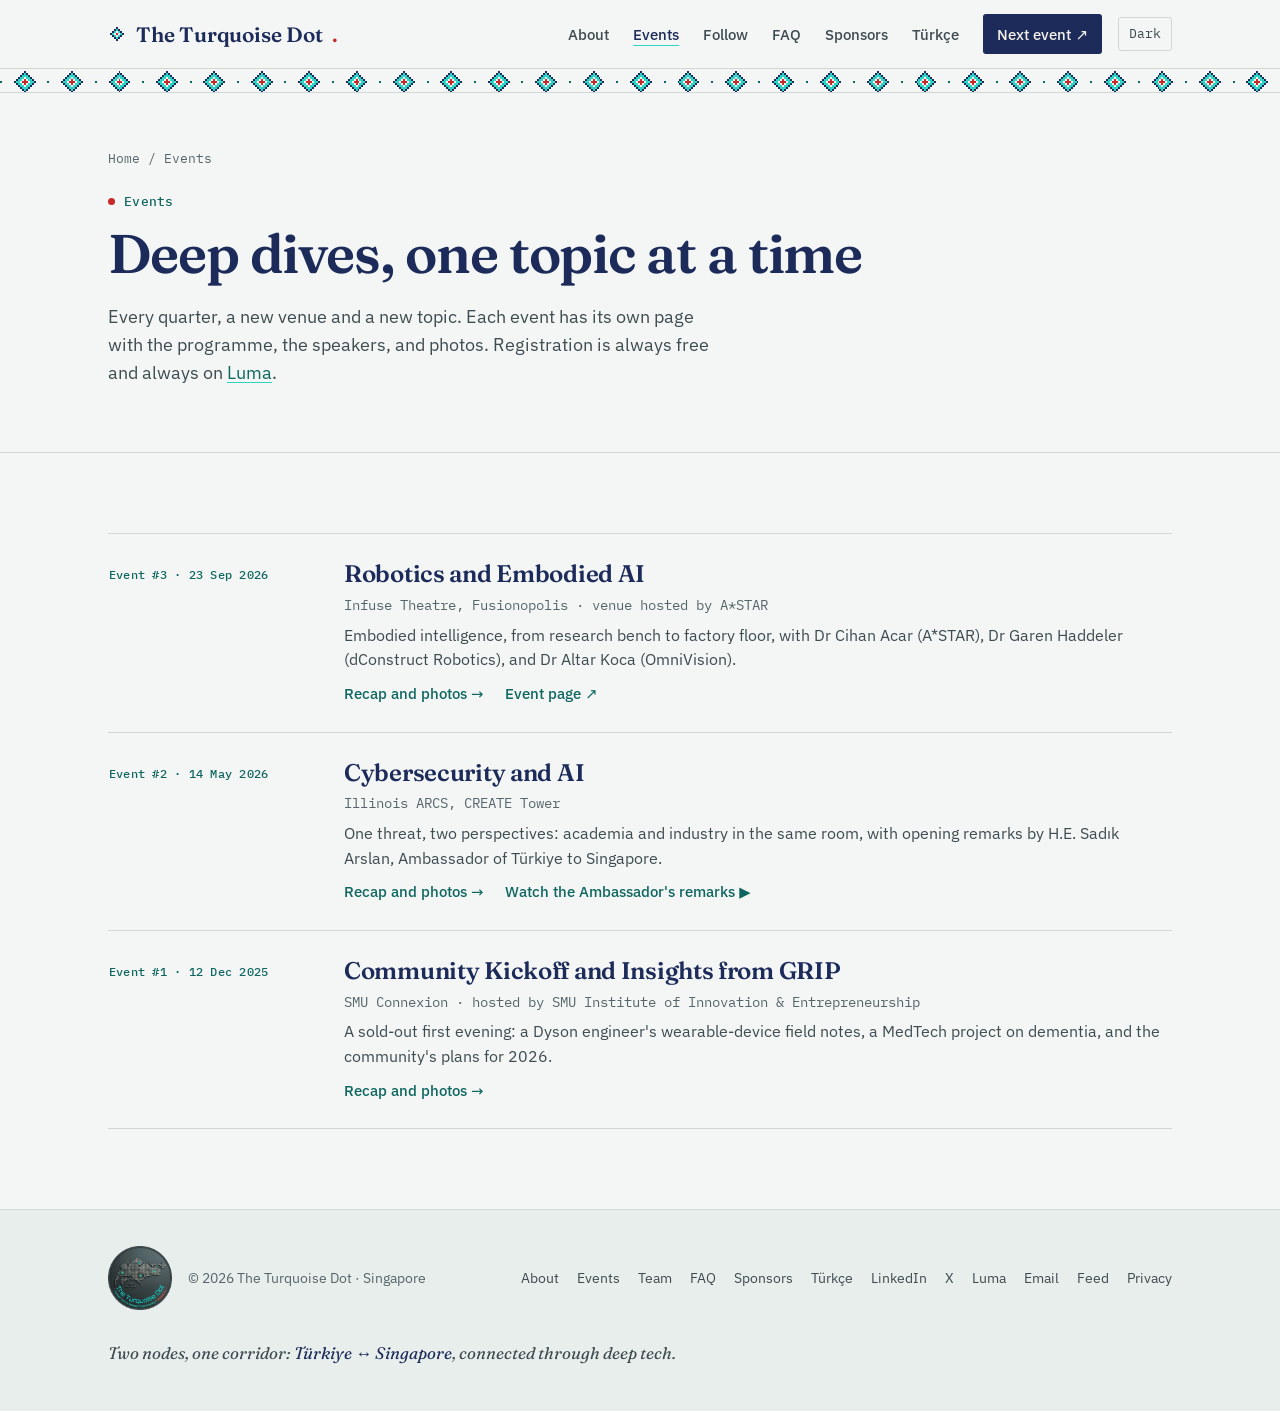
<file: events/index.html>
<!DOCTYPE html>
<html lang="en">
<head>
<meta charset="utf-8">
<meta name="viewport" content="width=device-width, initial-scale=1">
<title>Events | The Turquoise Dot</title>
<meta name="description" content="All deep dives by The Turquoise Dot, the Turkish Tech and Research Community in Singapore: programmes, speakers, venues, and photos.">

<link rel="canonical" href="https://turquoisedot.org/events/">

<meta property="og:type" content="website">
<meta property="og:title" content="Events | The Turquoise Dot">
<meta property="og:description" content="Quarterly deep-tech conversations at rotating venues across Singapore. Programmes, speakers, and photos from every event.">
<meta property="og:url" content="https://turquoisedot.org/events/">
<meta property="og:image" content="https://turquoisedot.org/assets/og-image.jpg">
<meta name="twitter:card" content="summary_large_image">
<meta name="twitter:site" content="@theturquoisedot">

<link rel="icon" type="image/svg+xml" href="/assets/favicon.svg">
<link rel="icon" type="image/png" sizes="32x32" href="/assets/favicon-32.png">
<link rel="apple-touch-icon" href="/assets/apple-touch-icon.png">
<link rel="manifest" href="/site.webmanifest">
<link rel="alternate" type="application/atom+xml" title="The Turquoise Dot" href="/feed.xml">
<meta name="theme-color" content="#F3F6F4" media="(prefers-color-scheme: light)">
<meta name="theme-color" content="#131A1C" media="(prefers-color-scheme: dark)">

<link rel="stylesheet" href="/assets/site.css">
<script>(function(){try{var t=localStorage.getItem('td-theme');if(t==='dark'||t==='light'){document.documentElement.setAttribute('data-theme',t);}}catch(e){}})();</script>
<script type="application/ld+json">
{
  "@context": "https://schema.org",
  "@type": "BreadcrumbList",
  "itemListElement": [
    {
      "@type": "ListItem",
      "position": 1,
      "name": "Home",
      "item": "https://turquoisedot.org/"
    },
    {
      "@type": "ListItem",
      "position": 2,
      "name": "Events",
      "item": "https://turquoisedot.org/events/"
    }
  ]
}
</script>

<script type="application/ld+json">
{
  "@context": "https://schema.org",
  "@type": "CollectionPage",
  "url": "https://turquoisedot.org/events/",
  "name": "Events by The Turquoise Dot",
  "inLanguage": "en",
  "datePublished": "2026-09-08",
  "dateModified": "2026-09-13",
  "isPartOf": {
    "@id": "https://turquoisedot.org/#website"
  },
  "publisher": {
    "@id": "https://turquoisedot.org/#organization"
  },
  "mainEntity": {
    "@type": "ItemList",
    "name": "Deep dives by The Turquoise Dot",
    "itemListOrder": "https://schema.org/ItemListOrderDescending",
    "numberOfItems": 3,
    "itemListElement": [
      {
        "@type": "ListItem",
        "position": 1,
        "item": {
          "@type": "Event",
          "name": "Robotics and Embodied AI",
          "url": "https://turquoisedot.org/events/2026-09-robotics-and-embodied-ai/",
          "startDate": "2026-09-23",
          "organizer": {
            "@id": "https://turquoisedot.org/#organization"
          }
        }
      },
      {
        "@type": "ListItem",
        "position": 2,
        "item": {
          "@type": "Event",
          "name": "Cybersecurity and AI",
          "url": "https://turquoisedot.org/events/2026-05-cybersecurity-and-ai/",
          "startDate": "2026-05-14",
          "organizer": {
            "@id": "https://turquoisedot.org/#organization"
          }
        }
      },
      {
        "@type": "ListItem",
        "position": 3,
        "item": {
          "@type": "Event",
          "name": "Community Kickoff and Insights from GRIP",
          "url": "https://turquoisedot.org/events/2025-12-kickoff/",
          "startDate": "2025-12-12",
          "organizer": {
            "@id": "https://turquoisedot.org/#organization"
          }
        }
      }
    ]
  }
}
</script>
</head>
<body>

<nav>
  <div class="nav-inner">
    <a class="brand" href="/">The Turquoise Dot<span class="dot">.</span></a>
    <div class="nav-actions">
      <button class="theme-toggle" type="button" aria-label="Switch between light and dark" data-theme-toggle>Dark</button>
      <button class="nav-toggle" aria-expanded="false" aria-controls="nav-links">Menu</button>
    </div>
    <div class="nav-links" id="nav-links">
      <a href="/about/">About</a>
      <a href="/events/" aria-current="page">Events</a>
      <a href="/#join">Follow</a>
      <a href="/faq/">FAQ</a>
      <a href="/sponsors/">Sponsors</a>
      <a href="/tr/" lang="tr" hreflang="tr">Türkçe</a>
      <a class="cta" href="https://luma.com/TurquoiseDot" target="_blank" rel="noopener">Next event ↗</a>
    </div>
  </div>
</nav>

<main>

<div class="kilim" aria-hidden="true"></div>

<header class="page-head">
  <div class="wrap">
    <p class="crumbs"><a href="/">Home</a> / Events</p>
    <span class="kicker">Events</span>
    <h1>Deep dives, one topic at a time</h1>
    <p class="lede">Every quarter, a new venue and a new topic. Each event has its own page with the programme, the speakers, and photos. Registration is always free and always on <a href="https://luma.com/TurquoiseDot" target="_blank" rel="noopener">Luma</a>.</p>
  </div>
</header>

<section>
  <div class="wrap">
    <div class="events-grid">
      <!-- EVENT CARDS: newest first on this page. Each card links to its page in this folder. -->
      <div class="event" data-until="2026-09-23T20:30:00+08:00" data-past="chip">
        <span class="chip next">Event #3 · 23 Sep 2026</span>
        <h2><a href="/events/2026-09-robotics-and-embodied-ai/">Robotics and Embodied AI</a></h2>
        <p class="meta">Infuse Theatre, Fusionopolis · venue hosted by A*STAR</p>
        <p>Embodied intelligence, from research bench to factory floor, with Dr Cihan Acar (A*STAR), Dr Garen Haddeler (dConstruct Robotics), and Dr Altar Koca (OmniVision).</p>
        <div class="links">
          <a href="/events/2026-09-robotics-and-embodied-ai/" data-past-text="Recap and photos →">Programme →</a>
          <a href="https://luma.com/c4dyttkm" target="_blank" rel="noopener" data-past-text="Event page ↗">Register ↗</a>
        </div>
      </div>
      <div class="event">
        <span class="chip">Event #2 · 14 May 2026</span>
        <h2><a href="/events/2026-05-cybersecurity-and-ai/">Cybersecurity and AI</a></h2>
        <p class="meta">Illinois ARCS, CREATE Tower</p>
        <p>One threat, two perspectives: academia and industry in the same room, with opening remarks by H.E. Sadık Arslan, Ambassador of Türkiye to Singapore.</p>
        <div class="links"><a href="/events/2026-05-cybersecurity-and-ai/">Recap and photos →</a><a href="/events/2026-05-cybersecurity-and-ai/#watch">Watch the Ambassador's remarks ▶</a></div>
      </div>
      <div class="event">
        <span class="chip">Event #1 · 12 Dec 2025</span>
        <h2><a href="/events/2025-12-kickoff/">Community Kickoff and Insights from GRIP</a></h2>
        <p class="meta">SMU Connexion · hosted by SMU Institute of Innovation &amp; Entrepreneurship</p>
        <p>A sold-out first evening: a Dyson engineer's wearable-device field notes, a MedTech project on dementia, and the community's plans for 2026.</p>
        <div class="links"><a href="/events/2025-12-kickoff/">Recap and photos →</a></div>
      </div>
    </div>
  </div>
</section>

</main>

<footer>
  <div class="wrap foot">
    <img class="foot-mark" src="/assets/logo-circle.webp" alt="" width="400" height="400" loading="lazy" decoding="async">
    <div class="foot-copy">© 2026 The Turquoise Dot · Singapore</div>
    <div class="foot-links">
      <a href="/about/">About</a>
      <a href="/events/" aria-current="page">Events</a>
      <a href="/team/">Team</a>
      <a href="/faq/">FAQ</a>
      <a href="/sponsors/">Sponsors</a>
      <a href="/tr/" lang="tr" hreflang="tr">Türkçe</a>
      <a href="https://www.linkedin.com/company/turquoisedot" target="_blank" rel="noopener">LinkedIn</a>
      <a href="https://x.com/theturquoisedot" target="_blank" rel="noopener">X</a>
      <a href="https://luma.com/TurquoiseDot" target="_blank" rel="noopener">Luma</a>
      <a href="mailto:turquoisedotsg@gmail.com">Email</a>
      <a href="/feed.xml">Feed</a>
      <a href="/privacy/">Privacy</a>
    </div>
    <div class="tag">Two nodes, one corridor: <em>Türkiye ↔ Singapore</em>, connected through deep tech.</div>
  </div>
</footer>

<script src="/assets/site.js"></script>
</body>
</html>
</file>
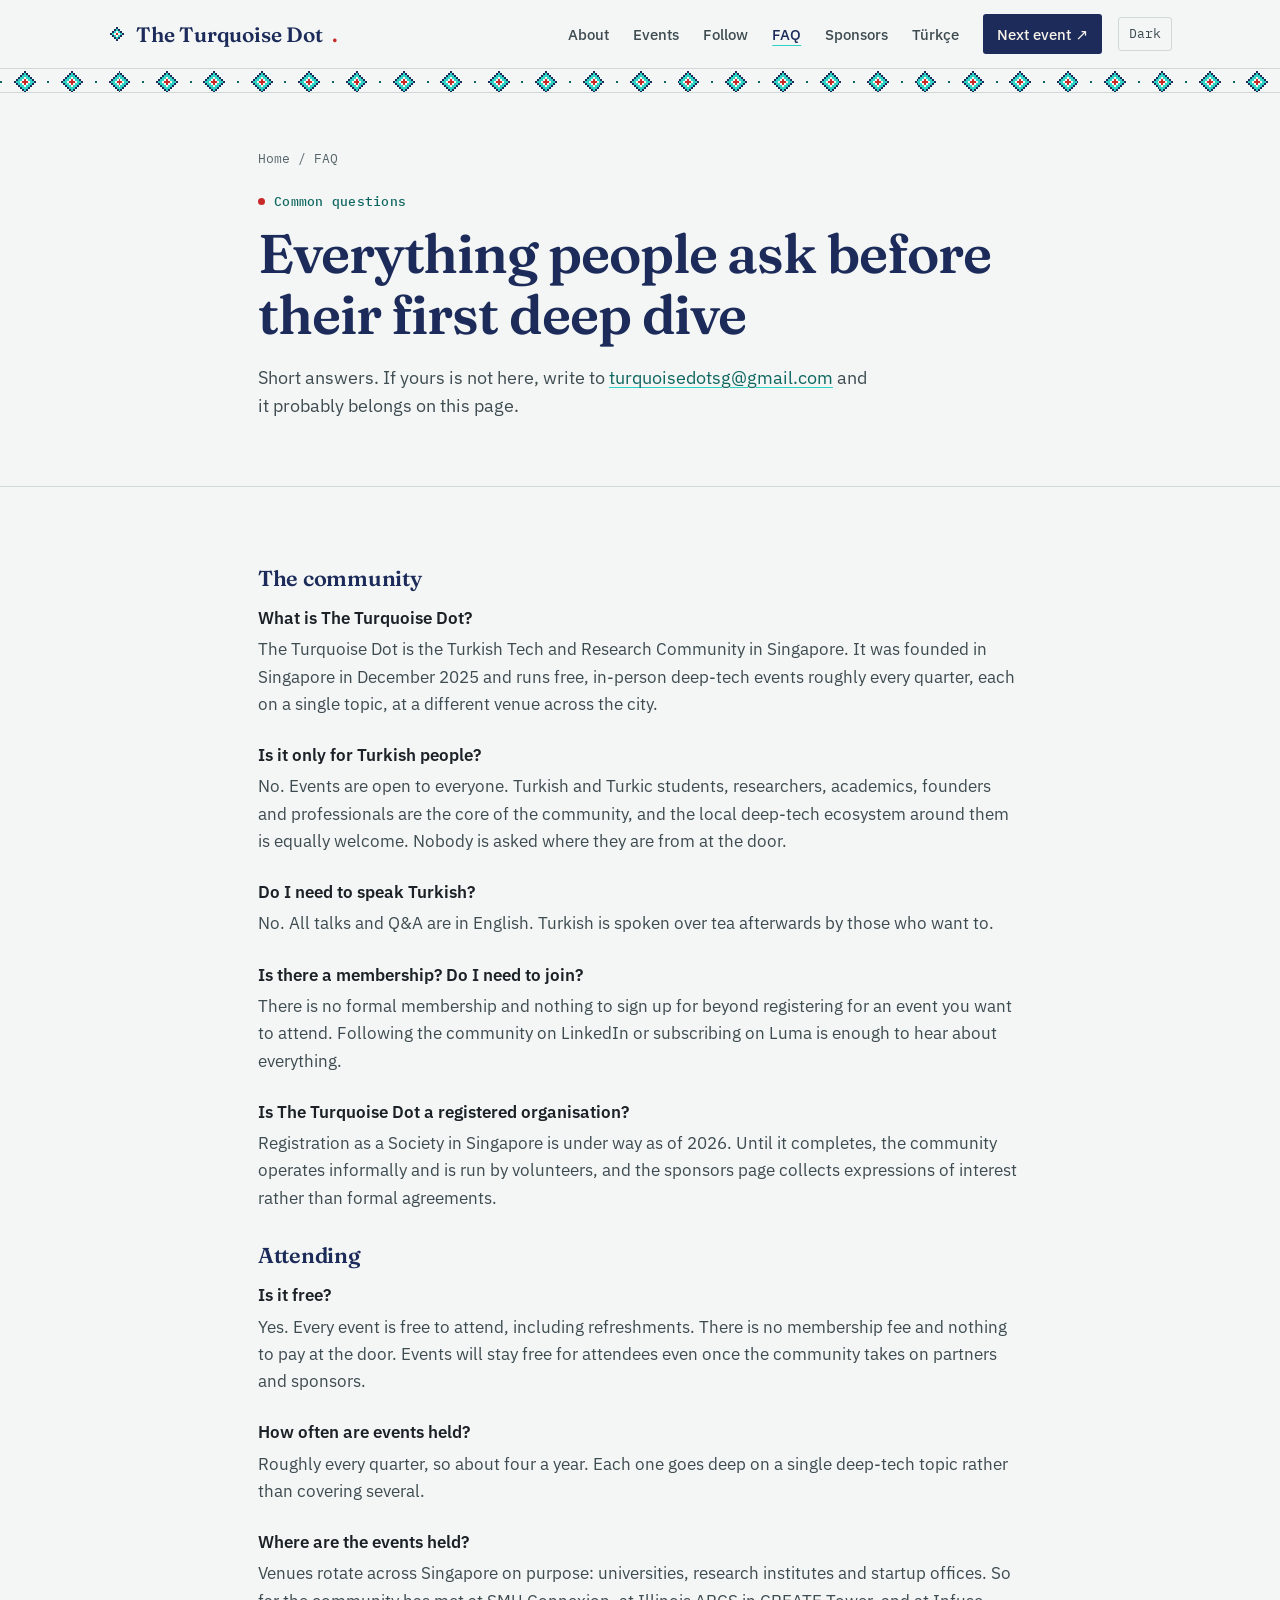
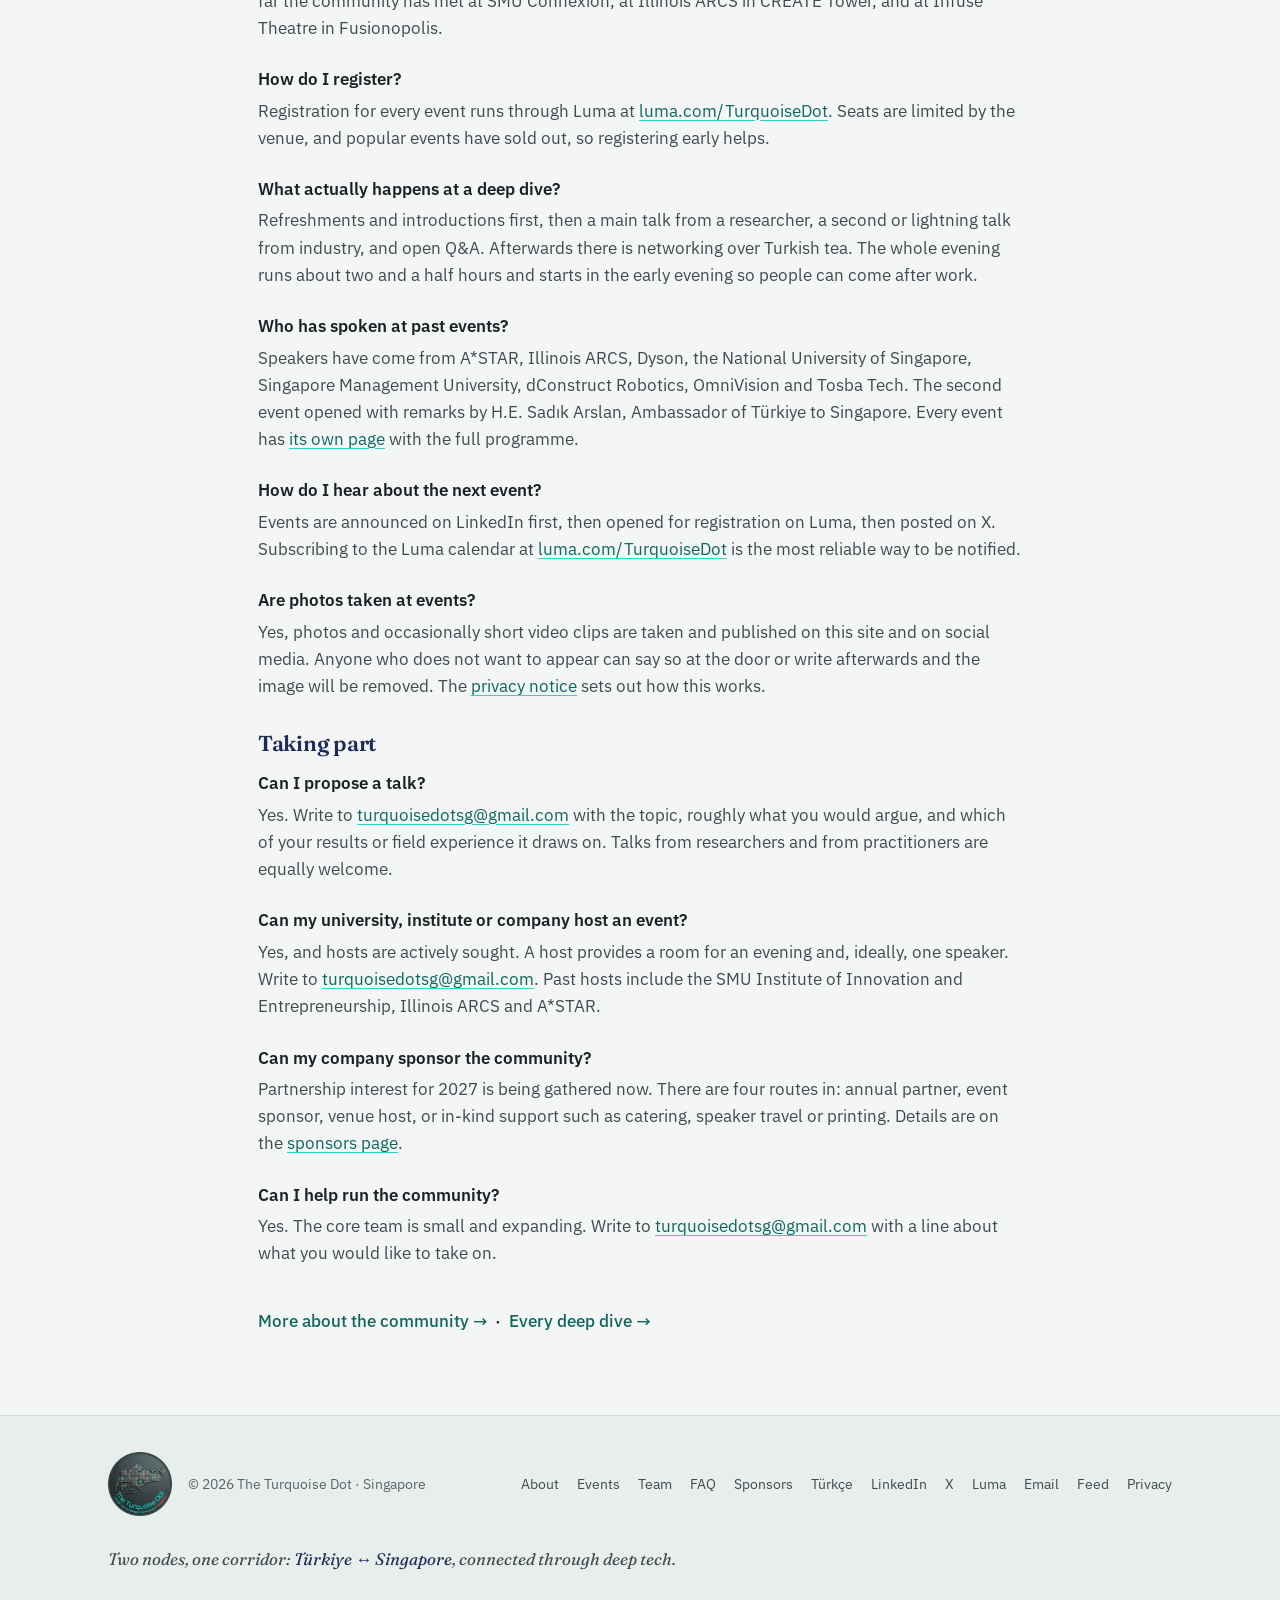
<file: faq/index.html>
<!DOCTYPE html>
<html lang="en">
<head>
<meta charset="utf-8">
<meta name="viewport" content="width=device-width, initial-scale=1">
<title>Common questions | The Turquoise Dot</title>
<meta name="description" content="Is it only for Turkish people? Do I need to speak Turkish? Is it free? How often are events, where are they held, and how do you register? Answers about The Turquoise Dot in Singapore.">

<link rel="canonical" href="https://turquoisedot.org/faq/">

<meta property="og:type" content="website">
<meta property="og:title" content="Common questions | The Turquoise Dot">
<meta property="og:description" content="Everything people ask before their first deep dive: who it is for, what it costs, where it happens, and how to take part.">
<meta property="og:url" content="https://turquoisedot.org/faq/">
<meta property="og:image" content="https://turquoisedot.org/assets/og-image.jpg">
<meta name="twitter:card" content="summary_large_image">
<meta name="twitter:site" content="@theturquoisedot">

<link rel="icon" type="image/svg+xml" href="/assets/favicon.svg">
<link rel="icon" type="image/png" sizes="32x32" href="/assets/favicon-32.png">
<link rel="apple-touch-icon" href="/assets/apple-touch-icon.png">
<link rel="manifest" href="/site.webmanifest">
<link rel="alternate" type="application/atom+xml" title="The Turquoise Dot" href="/feed.xml">
<meta name="theme-color" content="#F3F6F4" media="(prefers-color-scheme: light)">
<meta name="theme-color" content="#131A1C" media="(prefers-color-scheme: dark)">

<link rel="stylesheet" href="/assets/site.css">
<script>(function(){try{var t=localStorage.getItem('td-theme');if(t==='dark'||t==='light'){document.documentElement.setAttribute('data-theme',t);}}catch(e){}})();</script>

<!-- FAQPage structured data. IMPORTANT: every question and answer below must match the visible text
     on this page word for word. If you edit one, edit the other in the same commit. -->
<script type="application/ld+json">
{
  "@context": "https://schema.org",
  "@type": "FAQPage",
  "url": "https://turquoisedot.org/faq/",
  "datePublished": "2026-09-13",
  "dateModified": "2026-09-13",
  "inLanguage": "en",
  "isPartOf": { "@id": "https://turquoisedot.org/#website" },
  "publisher": { "@id": "https://turquoisedot.org/#organization" },
  "mainEntity": [
    {
      "@type": "Question",
      "name": "What is The Turquoise Dot?",
      "acceptedAnswer": { "@type": "Answer", "text": "The Turquoise Dot is the Turkish Tech and Research Community in Singapore. It was founded in Singapore in December 2025 and runs free, in-person deep-tech events roughly every quarter, each on a single topic, at a different venue across the city." }
    },
    {
      "@type": "Question",
      "name": "Is it only for Turkish people?",
      "acceptedAnswer": { "@type": "Answer", "text": "No. Events are open to everyone. Turkish and Turkic students, researchers, academics, founders and professionals are the core of the community, and the local deep-tech ecosystem around them is equally welcome. Nobody is asked where they are from at the door." }
    },
    {
      "@type": "Question",
      "name": "Do I need to speak Turkish?",
      "acceptedAnswer": { "@type": "Answer", "text": "No. All talks and Q&A are in English. Turkish is spoken over tea afterwards by those who want to." }
    },
    {
      "@type": "Question",
      "name": "Is it free?",
      "acceptedAnswer": { "@type": "Answer", "text": "Yes. Every event is free to attend, including refreshments. There is no membership fee and nothing to pay at the door. Events will stay free for attendees even once the community takes on partners and sponsors." }
    },
    {
      "@type": "Question",
      "name": "How often are events held?",
      "acceptedAnswer": { "@type": "Answer", "text": "Roughly every quarter, so about four a year. Each one goes deep on a single deep-tech topic rather than covering several." }
    },
    {
      "@type": "Question",
      "name": "Where are the events held?",
      "acceptedAnswer": { "@type": "Answer", "text": "Venues rotate across Singapore on purpose: universities, research institutes and startup offices. So far the community has met at SMU Connexion, at Illinois ARCS in CREATE Tower, and at Infuse Theatre in Fusionopolis." }
    },
    {
      "@type": "Question",
      "name": "How do I register?",
      "acceptedAnswer": { "@type": "Answer", "text": "Registration for every event runs through Luma at luma.com/TurquoiseDot. Seats are limited by the venue, and popular events have sold out, so registering early helps." }
    },
    {
      "@type": "Question",
      "name": "What actually happens at a deep dive?",
      "acceptedAnswer": { "@type": "Answer", "text": "Refreshments and introductions first, then a main talk from a researcher, a second or lightning talk from industry, and open Q&A. Afterwards there is networking over Turkish tea. The whole evening runs about two and a half hours and starts in the early evening so people can come after work." }
    },
    {
      "@type": "Question",
      "name": "Who has spoken at past events?",
      "acceptedAnswer": { "@type": "Answer", "text": "Speakers have come from A*STAR, Illinois ARCS, Dyson, the National University of Singapore, Singapore Management University, dConstruct Robotics, OmniVision and Tosba Tech. The second event opened with remarks by H.E. Sadık Arslan, Ambassador of Türkiye to Singapore." }
    },
    {
      "@type": "Question",
      "name": "Can I propose a talk?",
      "acceptedAnswer": { "@type": "Answer", "text": "Yes. Write to turquoisedotsg@gmail.com with the topic, roughly what you would argue, and which of your results or field experience it draws on. Talks from researchers and from practitioners are equally welcome." }
    },
    {
      "@type": "Question",
      "name": "Can my university, institute or company host an event?",
      "acceptedAnswer": { "@type": "Answer", "text": "Yes, and hosts are actively sought. A host provides a room for an evening and, ideally, one speaker. Write to turquoisedotsg@gmail.com. Past hosts include the SMU Institute of Innovation and Entrepreneurship, Illinois ARCS and A*STAR." }
    },
    {
      "@type": "Question",
      "name": "Can my company sponsor the community?",
      "acceptedAnswer": { "@type": "Answer", "text": "Partnership interest for 2027 is being gathered now. There are four routes in: annual partner, event sponsor, venue host, or in-kind support such as catering, speaker travel or printing. Details are on the sponsors page." }
    },
    {
      "@type": "Question",
      "name": "Is there a membership? Do I need to join?",
      "acceptedAnswer": { "@type": "Answer", "text": "There is no formal membership and nothing to sign up for beyond registering for an event you want to attend. Following the community on LinkedIn or subscribing on Luma is enough to hear about everything." }
    },
    {
      "@type": "Question",
      "name": "Is The Turquoise Dot a registered organisation?",
      "acceptedAnswer": { "@type": "Answer", "text": "Registration as a Society in Singapore is under way as of 2026. Until it completes, the community operates informally and is run by volunteers, and the sponsors page collects expressions of interest rather than formal agreements." }
    },
    {
      "@type": "Question",
      "name": "How do I hear about the next event?",
      "acceptedAnswer": { "@type": "Answer", "text": "Events are announced on LinkedIn first, then opened for registration on Luma, then posted on X. Subscribing to the Luma calendar at luma.com/TurquoiseDot is the most reliable way to be notified." }
    },
    {
      "@type": "Question",
      "name": "Are photos taken at events?",
      "acceptedAnswer": { "@type": "Answer", "text": "Yes, photos and occasionally short video clips are taken and published on this site and on social media. Anyone who does not want to appear can say so at the door or write afterwards and the image will be removed. The privacy notice sets out how this works." }
    }
  ]
}
</script>
<script type="application/ld+json">
{
  "@context": "https://schema.org",
  "@type": "BreadcrumbList",
  "itemListElement": [
    { "@type": "ListItem", "position": 1, "name": "Home", "item": "https://turquoisedot.org/" },
    { "@type": "ListItem", "position": 2, "name": "FAQ", "item": "https://turquoisedot.org/faq/" }
  ]
}
</script>
</head>
<body>

<nav>
  <div class="nav-inner">
    <a class="brand" href="/">The Turquoise Dot<span class="dot">.</span></a>
    <div class="nav-actions">
      <button class="theme-toggle" type="button" aria-label="Switch between light and dark" data-theme-toggle>Dark</button>
      <button class="nav-toggle" aria-expanded="false" aria-controls="nav-links">Menu</button>
    </div>
    <div class="nav-links" id="nav-links">
      <a href="/about/">About</a>
      <a href="/events/">Events</a>
      <a href="/#join">Follow</a>
      <a href="/faq/" aria-current="page">FAQ</a>
      <a href="/sponsors/">Sponsors</a>
      <a href="/tr/" lang="tr" hreflang="tr">Türkçe</a>
      <a class="cta" href="https://luma.com/TurquoiseDot" target="_blank" rel="noopener">Next event ↗</a>
    </div>
  </div>
</nav>

<main>

<div class="kilim" aria-hidden="true"></div>

<header class="page-head">
  <div class="wrap narrow">
    <p class="crumbs"><a href="/">Home</a> / FAQ</p>
    <span class="kicker">Common questions</span>
    <h1>Everything people ask before their first deep dive</h1>
    <p class="lede">Short answers. If yours is not here, write to <a href="mailto:turquoisedotsg@gmail.com">turquoisedotsg@gmail.com</a> and it probably belongs on this page.</p>
  </div>
</header>

<section>
  <div class="wrap narrow">
    <div class="prose">

      <h2>The community</h2>

      <h3>What is The Turquoise Dot?</h3>
      <p>The Turquoise Dot is the Turkish Tech and Research Community in Singapore. It was founded in Singapore in December 2025 and runs free, in-person deep-tech events roughly every quarter, each on a single topic, at a different venue across the city.</p>

      <h3>Is it only for Turkish people?</h3>
      <p>No. Events are open to everyone. Turkish and Turkic students, researchers, academics, founders and professionals are the core of the community, and the local deep-tech ecosystem around them is equally welcome. Nobody is asked where they are from at the door.</p>

      <h3>Do I need to speak Turkish?</h3>
      <p>No. All talks and Q&amp;A are in English. Turkish is spoken over tea afterwards by those who want to.</p>

      <h3>Is there a membership? Do I need to join?</h3>
      <p>There is no formal membership and nothing to sign up for beyond registering for an event you want to attend. Following the community on LinkedIn or subscribing on Luma is enough to hear about everything.</p>

      <h3>Is The Turquoise Dot a registered organisation?</h3>
      <p>Registration as a Society in Singapore is under way as of 2026. Until it completes, the community operates informally and is run by volunteers, and the sponsors page collects expressions of interest rather than formal agreements.</p>

      <h2>Attending</h2>

      <h3>Is it free?</h3>
      <p>Yes. Every event is free to attend, including refreshments. There is no membership fee and nothing to pay at the door. Events will stay free for attendees even once the community takes on partners and sponsors.</p>

      <h3>How often are events held?</h3>
      <p>Roughly every quarter, so about four a year. Each one goes deep on a single deep-tech topic rather than covering several.</p>

      <h3>Where are the events held?</h3>
      <p>Venues rotate across Singapore on purpose: universities, research institutes and startup offices. So far the community has met at SMU Connexion, at Illinois ARCS in CREATE Tower, and at Infuse Theatre in Fusionopolis.</p>

      <h3>How do I register?</h3>
      <p>Registration for every event runs through Luma at <a href="https://luma.com/TurquoiseDot" target="_blank" rel="noopener">luma.com/TurquoiseDot</a>. Seats are limited by the venue, and popular events have sold out, so registering early helps.</p>

      <h3>What actually happens at a deep dive?</h3>
      <p>Refreshments and introductions first, then a main talk from a researcher, a second or lightning talk from industry, and open Q&amp;A. Afterwards there is networking over Turkish tea. The whole evening runs about two and a half hours and starts in the early evening so people can come after work.</p>

      <h3>Who has spoken at past events?</h3>
      <p>Speakers have come from A*STAR, Illinois ARCS, Dyson, the National University of Singapore, Singapore Management University, dConstruct Robotics, OmniVision and Tosba Tech. The second event opened with remarks by H.E. Sadık Arslan, Ambassador of Türkiye to Singapore. Every event has <a href="/events/">its own page</a> with the full programme.</p>

      <h3>How do I hear about the next event?</h3>
      <p>Events are announced on LinkedIn first, then opened for registration on Luma, then posted on X. Subscribing to the Luma calendar at <a href="https://luma.com/TurquoiseDot" target="_blank" rel="noopener">luma.com/TurquoiseDot</a> is the most reliable way to be notified.</p>

      <h3>Are photos taken at events?</h3>
      <p>Yes, photos and occasionally short video clips are taken and published on this site and on social media. Anyone who does not want to appear can say so at the door or write afterwards and the image will be removed. The <a href="/privacy/">privacy notice</a> sets out how this works.</p>

      <h2>Taking part</h2>

      <h3>Can I propose a talk?</h3>
      <p>Yes. Write to <a href="mailto:turquoisedotsg@gmail.com?subject=The%20Turquoise%20Dot%3A%20proposing%20a%20talk">turquoisedotsg@gmail.com</a> with the topic, roughly what you would argue, and which of your results or field experience it draws on. Talks from researchers and from practitioners are equally welcome.</p>

      <h3>Can my university, institute or company host an event?</h3>
      <p>Yes, and hosts are actively sought. A host provides a room for an evening and, ideally, one speaker. Write to <a href="mailto:turquoisedotsg@gmail.com?subject=The%20Turquoise%20Dot%3A%20hosting%20an%20event">turquoisedotsg@gmail.com</a>. Past hosts include the SMU Institute of Innovation and Entrepreneurship, Illinois ARCS and A*STAR.</p>

      <h3>Can my company sponsor the community?</h3>
      <p>Partnership interest for 2027 is being gathered now. There are four routes in: annual partner, event sponsor, venue host, or in-kind support such as catering, speaker travel or printing. Details are on the <a href="/sponsors/">sponsors page</a>.</p>

      <h3>Can I help run the community?</h3>
      <p>Yes. The core team is small and expanding. Write to <a href="mailto:turquoisedotsg@gmail.com?subject=The%20Turquoise%20Dot%3A%20joining%20the%20core%20team">turquoisedotsg@gmail.com</a> with a line about what you would like to take on.</p>

    </div>

    <p class="sec-foot" style="margin-top:40px"><a href="/about/">More about the community →</a> &nbsp;·&nbsp; <a href="/events/">Every deep dive →</a></p>
  </div>
</section>

</main>

<footer>
  <div class="wrap foot">
    <img class="foot-mark" src="/assets/logo-circle.webp" alt="" width="400" height="400" loading="lazy" decoding="async">
    <div class="foot-copy">© 2026 The Turquoise Dot · Singapore</div>
    <div class="foot-links">
      <a href="/about/">About</a>
      <a href="/events/">Events</a>
      <a href="/team/">Team</a>
      <a href="/faq/" aria-current="page">FAQ</a>
      <a href="/sponsors/">Sponsors</a>
      <a href="/tr/" lang="tr" hreflang="tr">Türkçe</a>
      <a href="https://www.linkedin.com/company/turquoisedot" target="_blank" rel="noopener">LinkedIn</a>
      <a href="https://x.com/theturquoisedot" target="_blank" rel="noopener">X</a>
      <a href="https://luma.com/TurquoiseDot" target="_blank" rel="noopener">Luma</a>
      <a href="mailto:turquoisedotsg@gmail.com">Email</a>
      <a href="/feed.xml">Feed</a>
      <a href="/privacy/">Privacy</a>
    </div>
    <div class="tag">Two nodes, one corridor: <em>Türkiye ↔ Singapore</em>, connected through deep tech.</div>
  </div>
</footer>

<script src="/assets/site.js"></script>
</body>
</html>
</file>
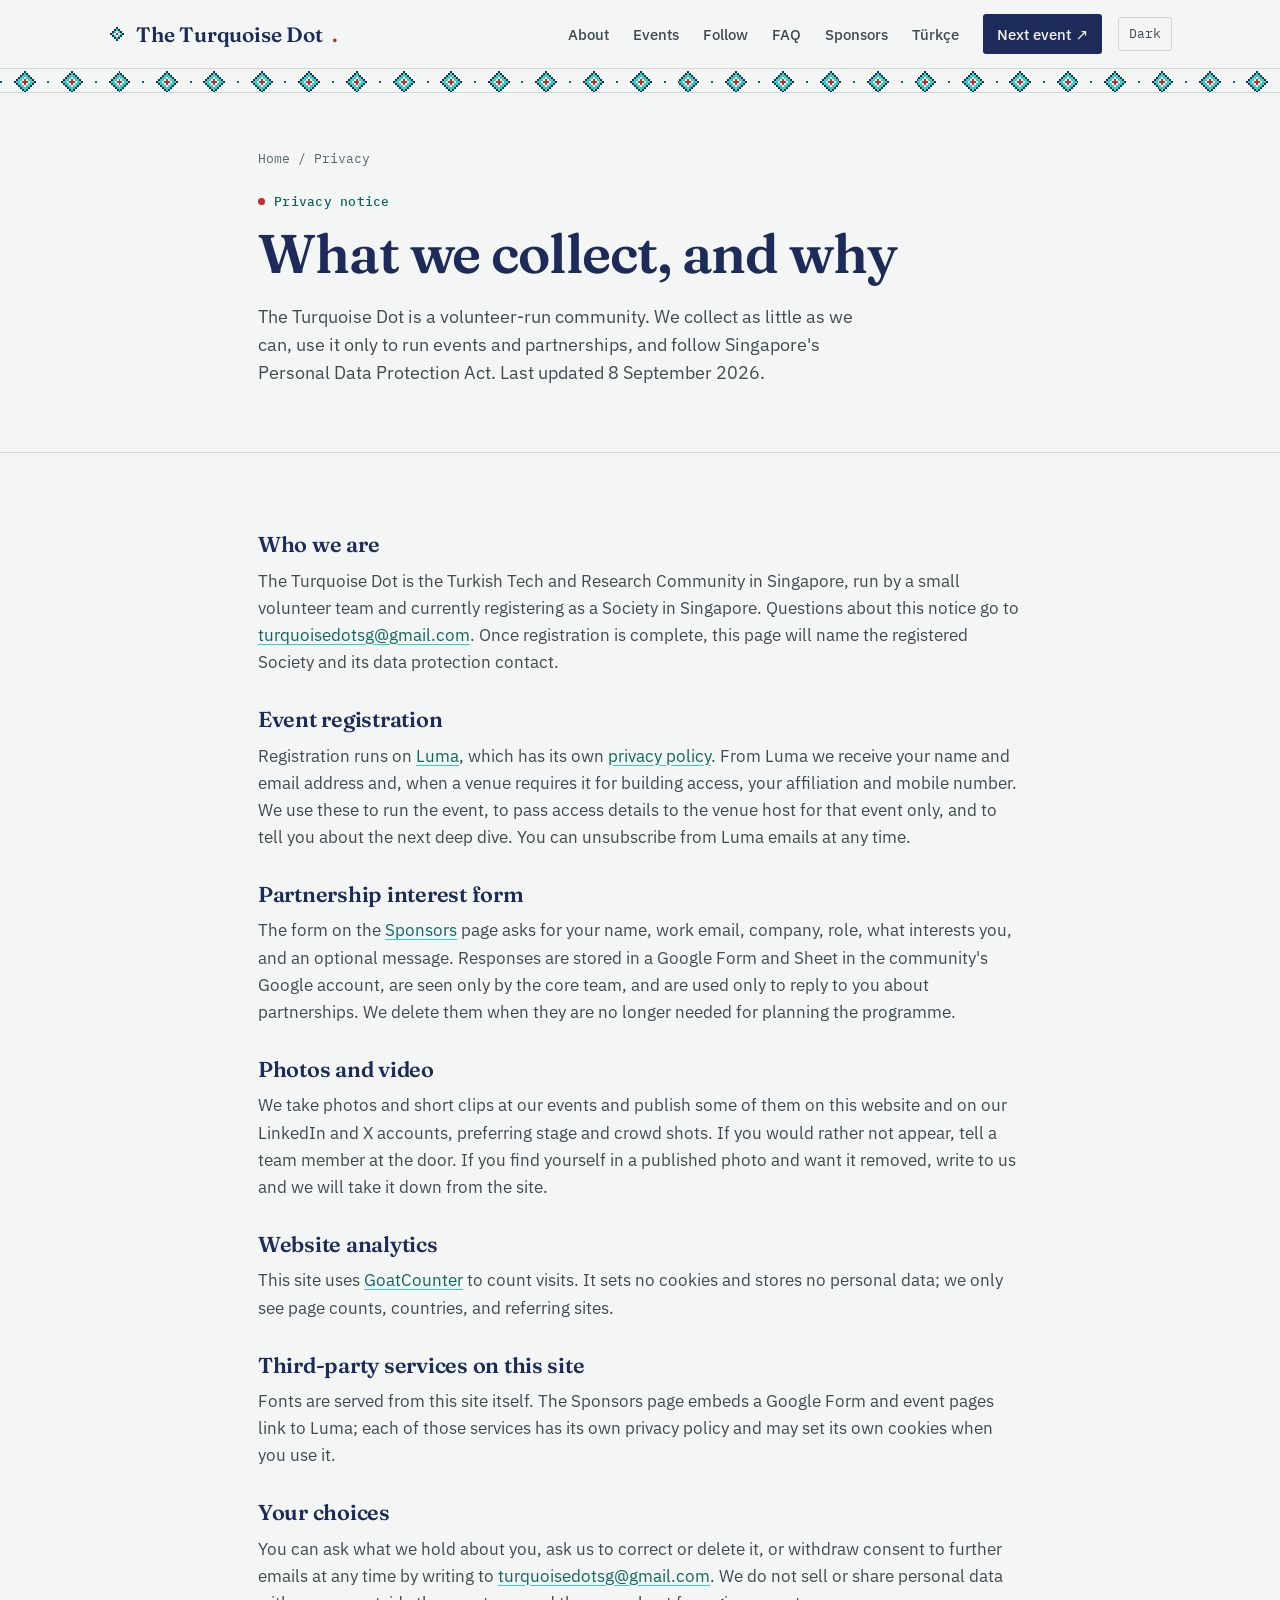
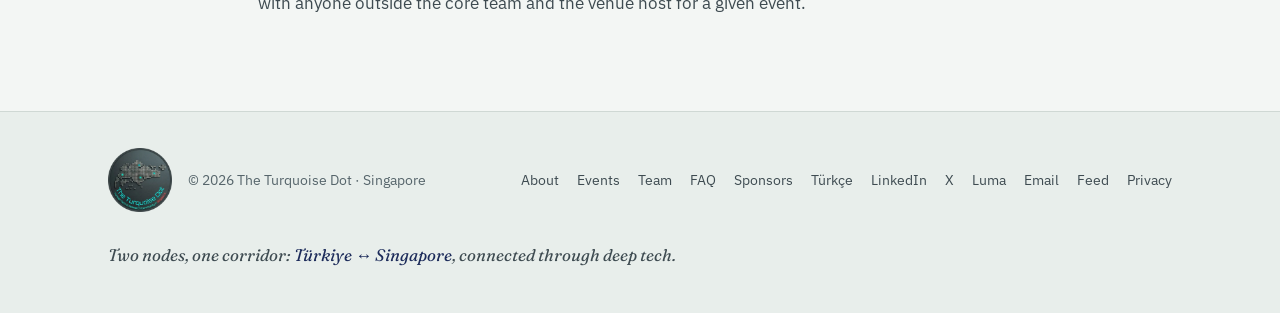
<file: privacy/index.html>
<!DOCTYPE html>
<html lang="en">
<head>
<meta charset="utf-8">
<meta name="viewport" content="width=device-width, initial-scale=1">
<title>Privacy notice | The Turquoise Dot</title>
<meta name="description" content="What The Turquoise Dot collects about event attendees, partners, and website visitors, why, and how to ask for a change or deletion.">
<link rel="canonical" href="https://turquoisedot.org/privacy/">
<meta property="og:type" content="website">
<meta property="og:title" content="Privacy notice | The Turquoise Dot">
<meta property="og:description" content="What we collect, why, and how to reach us about it.">
<meta property="og:url" content="https://turquoisedot.org/privacy/">
<meta property="og:image" content="https://turquoisedot.org/assets/og-image.jpg">
<meta name="twitter:card" content="summary_large_image">
<meta name="twitter:site" content="@theturquoisedot">
<link rel="icon" type="image/svg+xml" href="/assets/favicon.svg">
<link rel="icon" type="image/png" sizes="32x32" href="/assets/favicon-32.png">
<link rel="apple-touch-icon" href="/assets/apple-touch-icon.png">
<link rel="manifest" href="/site.webmanifest">
<link rel="alternate" type="application/atom+xml" title="The Turquoise Dot" href="/feed.xml">
<meta name="theme-color" content="#F3F6F4" media="(prefers-color-scheme: light)">
<meta name="theme-color" content="#131A1C" media="(prefers-color-scheme: dark)">

<link rel="stylesheet" href="/assets/site.css">
<script>(function(){try{var t=localStorage.getItem('td-theme');if(t==='dark'||t==='light'){document.documentElement.setAttribute('data-theme',t);}}catch(e){}})();</script>

<script type="application/ld+json">
{
  "@context": "https://schema.org",
  "@type": "WebPage",
  "url": "https://turquoisedot.org/privacy/",
  "name": "Privacy notice",
  "inLanguage": "en",
  "datePublished": "2026-09-08",
  "dateModified": "2026-09-13",
  "isPartOf": {
    "@id": "https://turquoisedot.org/#website"
  },
  "publisher": {
    "@id": "https://turquoisedot.org/#organization"
  }
}
</script>
</head>
<body>

<nav>
  <div class="nav-inner">
    <a class="brand" href="/">The Turquoise Dot<span class="dot">.</span></a>
    <div class="nav-actions">
      <button class="theme-toggle" type="button" aria-label="Switch between light and dark" data-theme-toggle>Dark</button>
      <button class="nav-toggle" aria-expanded="false" aria-controls="nav-links">Menu</button>
    </div>
    <div class="nav-links" id="nav-links">
      <a href="/about/">About</a>
      <a href="/events/">Events</a>
      <a href="/#join">Follow</a>
      <a href="/faq/">FAQ</a>
      <a href="/sponsors/">Sponsors</a>
      <a href="/tr/" lang="tr" hreflang="tr">Türkçe</a>
      <a class="cta" href="https://luma.com/TurquoiseDot" target="_blank" rel="noopener">Next event ↗</a>
    </div>
  </div>
</nav>

<main>

<div class="kilim" aria-hidden="true"></div>

<header class="page-head">
  <div class="wrap narrow">
    <p class="crumbs"><a href="/">Home</a> / Privacy</p>
    <span class="kicker">Privacy notice</span>
    <h1>What we collect, and why</h1>
    <p class="lede">The Turquoise Dot is a volunteer-run community. We collect as little as we can, use it only to run events and partnerships, and follow Singapore's Personal Data Protection Act. Last updated 8 September 2026.</p>
  </div>
</header>

<section>
  <div class="wrap narrow prose">
    <h2>Who we are</h2>
    <p>The Turquoise Dot is the Turkish Tech and Research Community in Singapore, run by a small volunteer team and currently registering as a Society in Singapore. Questions about this notice go to <a href="mailto:turquoisedotsg@gmail.com">turquoisedotsg@gmail.com</a>. Once registration is complete, this page will name the registered Society and its data protection contact.</p>

    <h2>Event registration</h2>
    <p>Registration runs on <a href="https://luma.com/TurquoiseDot" target="_blank" rel="noopener">Luma</a>, which has its own <a href="https://luma.com/privacy" target="_blank" rel="noopener">privacy policy</a>. From Luma we receive your name and email address and, when a venue requires it for building access, your affiliation and mobile number. We use these to run the event, to pass access details to the venue host for that event only, and to tell you about the next deep dive. You can unsubscribe from Luma emails at any time.</p>

    <h2>Partnership interest form</h2>
    <p>The form on the <a href="/sponsors/">Sponsors</a> page asks for your name, work email, company, role, what interests you, and an optional message. Responses are stored in a Google Form and Sheet in the community's Google account, are seen only by the core team, and are used only to reply to you about partnerships. We delete them when they are no longer needed for planning the programme.</p>

    <h2>Photos and video</h2>
    <p>We take photos and short clips at our events and publish some of them on this website and on our LinkedIn and X accounts, preferring stage and crowd shots. If you would rather not appear, tell a team member at the door. If you find yourself in a published photo and want it removed, write to us and we will take it down from the site.</p>

    <h2>Website analytics</h2>
    <p>This site uses <a href="https://www.goatcounter.com/" target="_blank" rel="noopener">GoatCounter</a> to count visits. It sets no cookies and stores no personal data; we only see page counts, countries, and referring sites.</p>

    <h2>Third-party services on this site</h2>
    <p>Fonts are served from this site itself. The Sponsors page embeds a Google Form and event pages link to Luma; each of those services has its own privacy policy and may set its own cookies when you use it.</p>

    <h2>Your choices</h2>
    <p>You can ask what we hold about you, ask us to correct or delete it, or withdraw consent to further emails at any time by writing to <a href="mailto:turquoisedotsg@gmail.com">turquoisedotsg@gmail.com</a>. We do not sell or share personal data with anyone outside the core team and the venue host for a given event.</p>
  </div>
</section>

</main>

<footer>
  <div class="wrap foot">
    <img class="foot-mark" src="/assets/logo-circle.webp" alt="" width="400" height="400" loading="lazy" decoding="async">
    <div class="foot-copy">© 2026 The Turquoise Dot · Singapore</div>
    <div class="foot-links">
      <a href="/about/">About</a>
      <a href="/events/">Events</a>
      <a href="/team/">Team</a>
      <a href="/faq/">FAQ</a>
      <a href="/sponsors/">Sponsors</a>
      <a href="/tr/" lang="tr" hreflang="tr">Türkçe</a>
      <a href="https://www.linkedin.com/company/turquoisedot" target="_blank" rel="noopener">LinkedIn</a>
      <a href="https://x.com/theturquoisedot" target="_blank" rel="noopener">X</a>
      <a href="https://luma.com/TurquoiseDot" target="_blank" rel="noopener">Luma</a>
      <a href="mailto:turquoisedotsg@gmail.com">Email</a>
      <a href="/feed.xml">Feed</a>
      <a href="/privacy/" aria-current="page">Privacy</a>
    </div>
    <div class="tag">Two nodes, one corridor: <em>Türkiye ↔ Singapore</em>, connected through deep tech.</div>
  </div>
</footer>

<script src="/assets/site.js"></script>
</body>
</html>
</file>
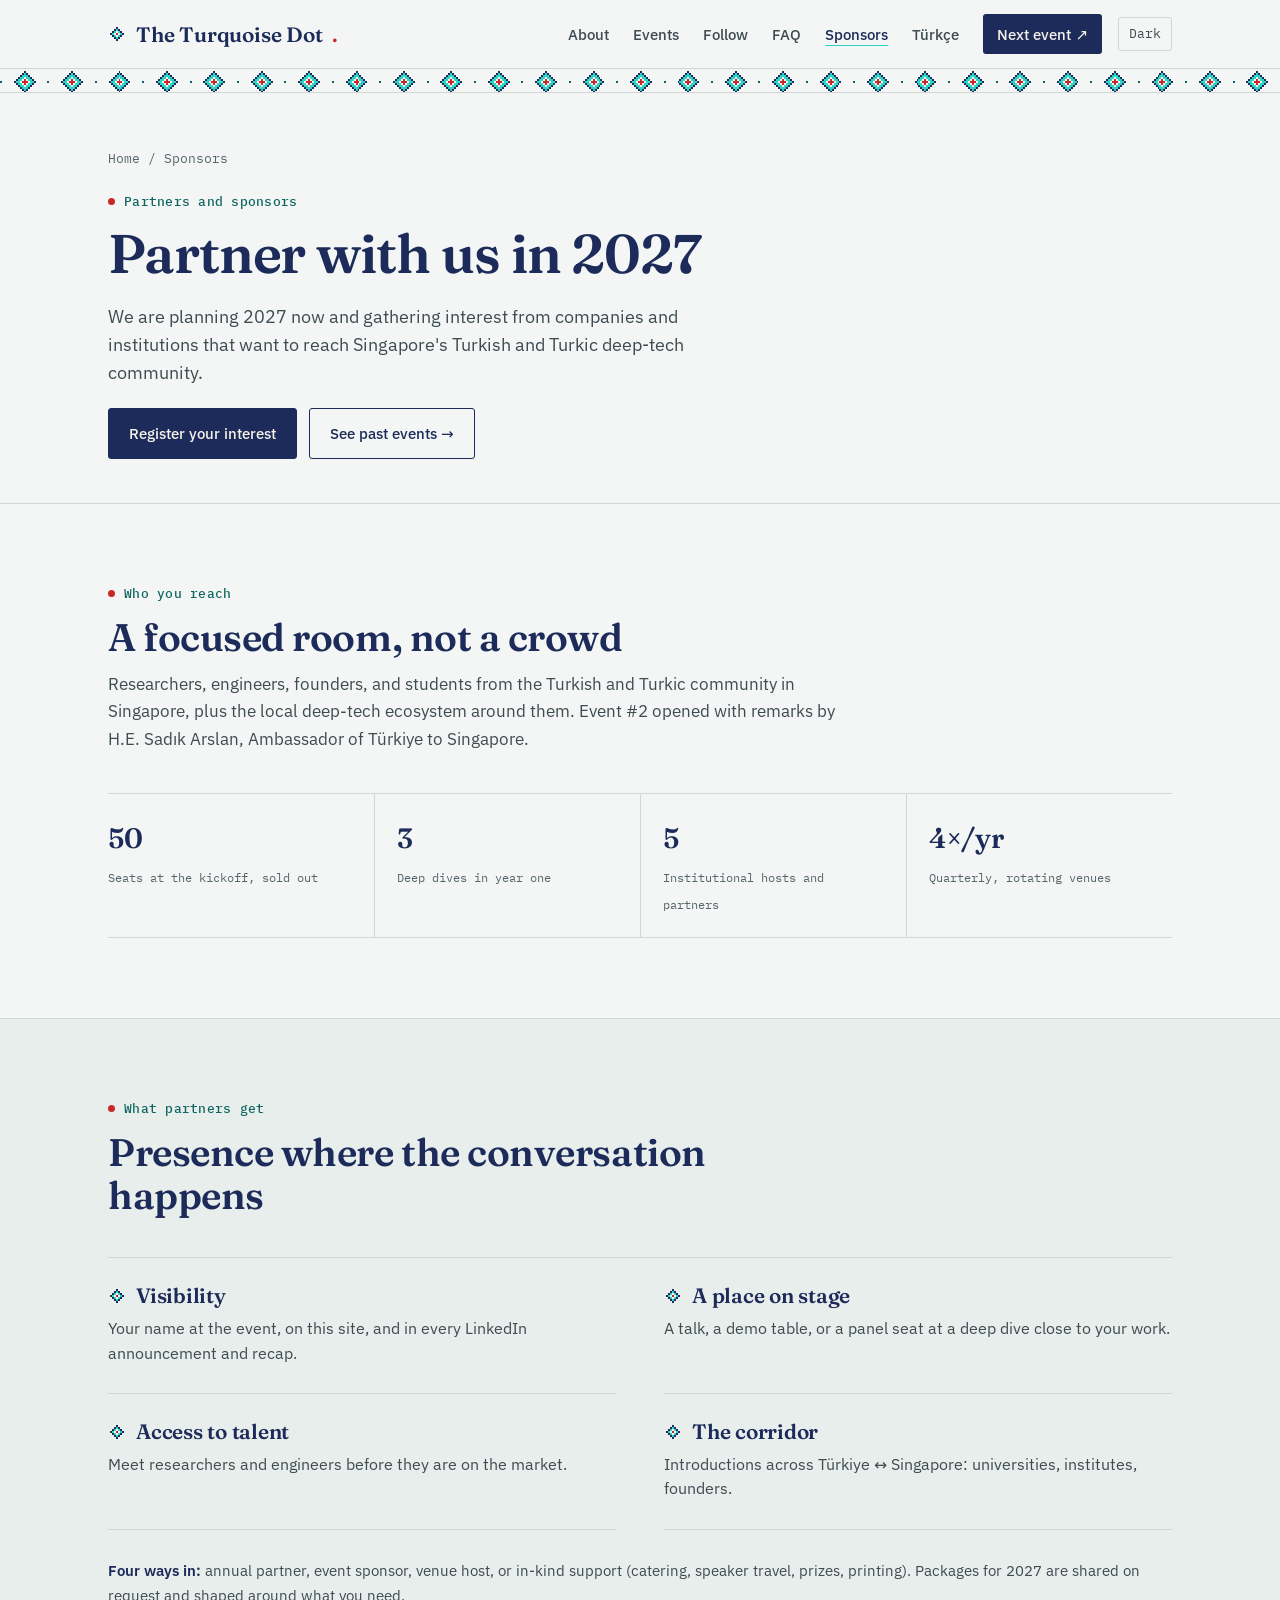
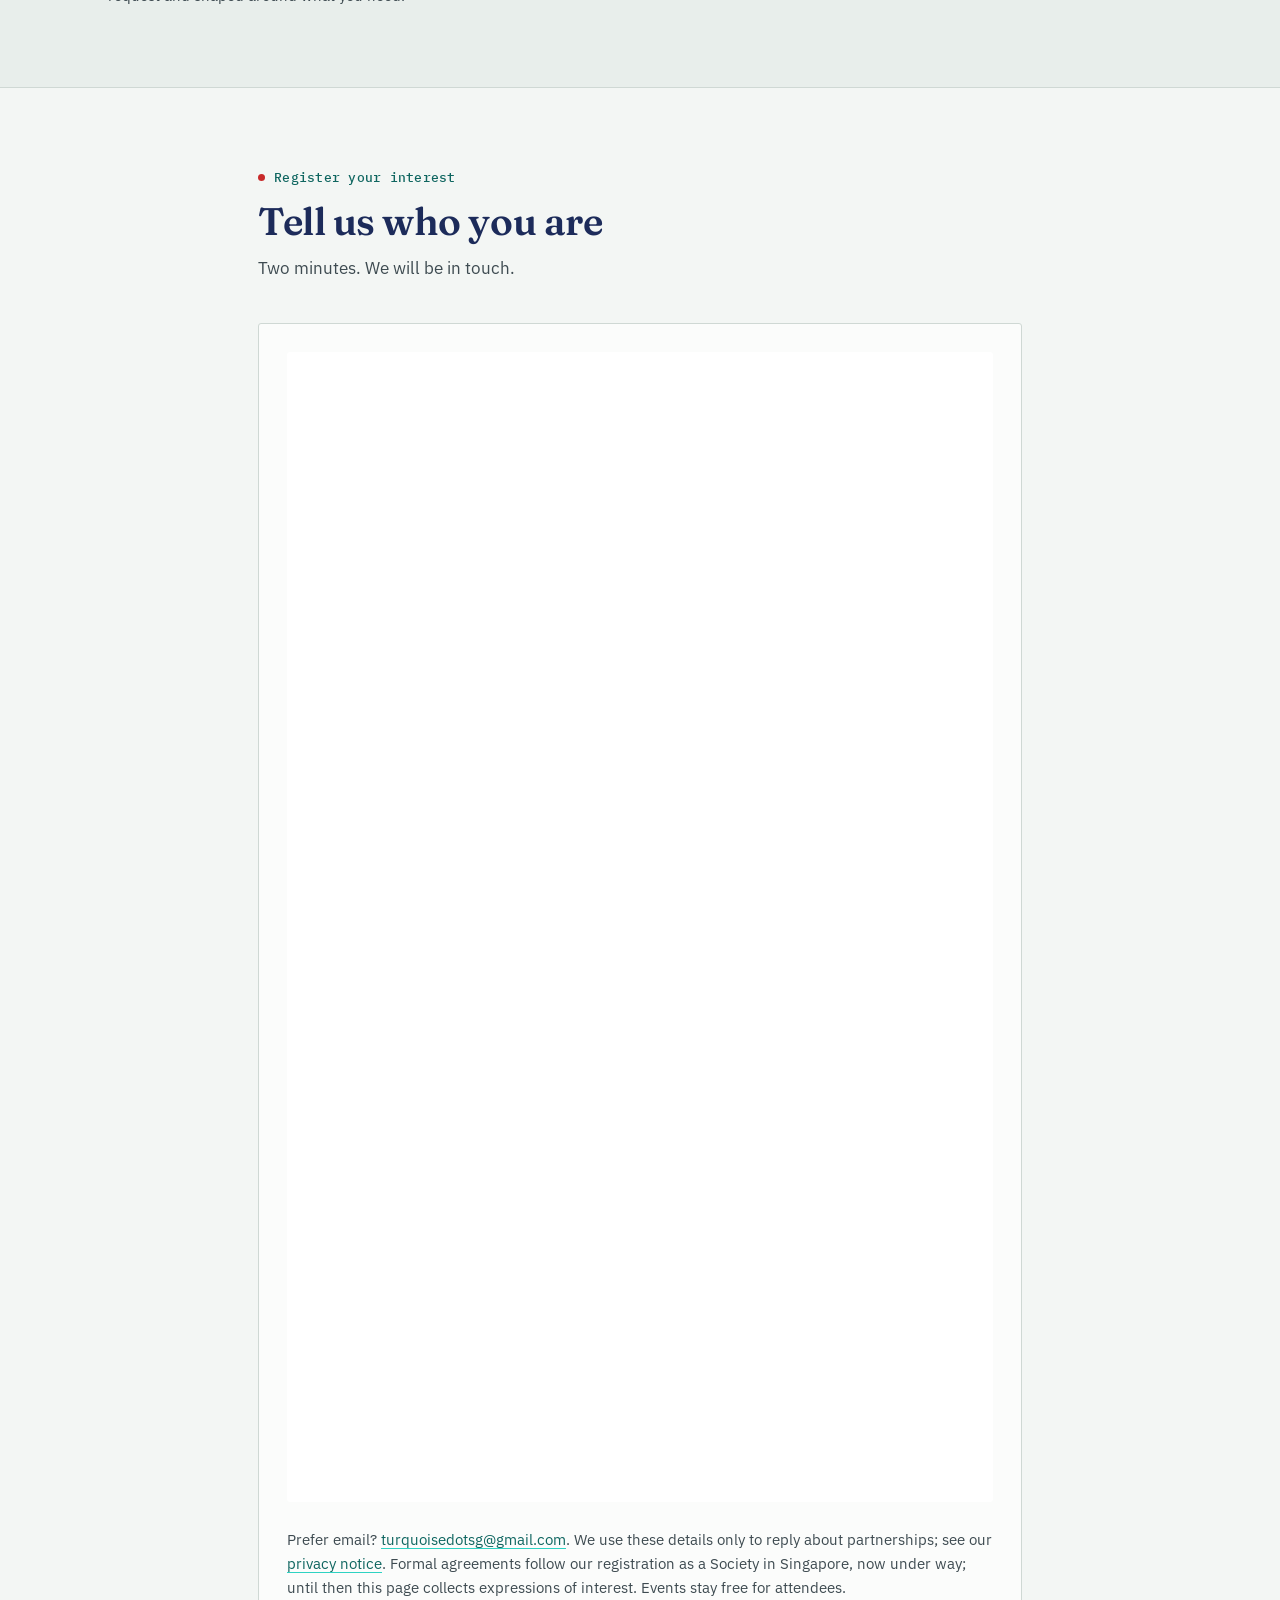
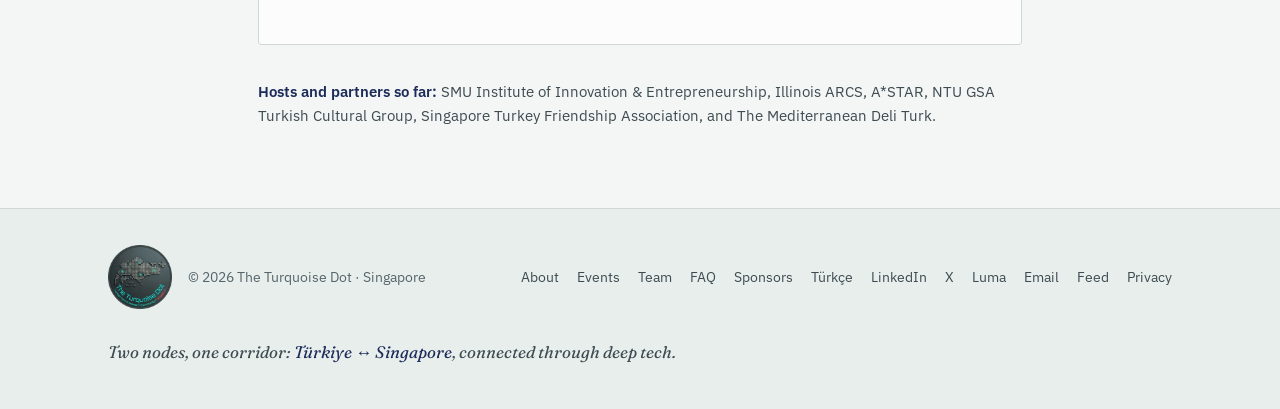
<file: sponsors/index.html>
<!DOCTYPE html>
<html lang="en">
<head>
<meta charset="utf-8">
<meta name="viewport" content="width=device-width, initial-scale=1">
<title>Partner with us in 2027 | The Turquoise Dot</title>
<meta name="description" content="Partner with The Turquoise Dot, the Turkish Tech and Research Community in Singapore, in 2027: reach researchers, founders, and engineers at quarterly deep-tech events.">

<link rel="canonical" href="https://turquoisedot.org/sponsors/">

<meta property="og:type" content="website">
<meta property="og:title" content="Partner with The Turquoise Dot in 2027">
<meta property="og:description" content="Reach Singapore's Turkish and Turkic deep-tech community: researchers, founders, and engineers at quarterly events across Singapore's institutions.">
<meta property="og:url" content="https://turquoisedot.org/sponsors/">
<meta property="og:image" content="https://turquoisedot.org/assets/og-image.jpg">
<meta name="twitter:card" content="summary_large_image">
<meta name="twitter:site" content="@theturquoisedot">

<link rel="icon" type="image/svg+xml" href="/assets/favicon.svg">
<link rel="icon" type="image/png" sizes="32x32" href="/assets/favicon-32.png">
<link rel="apple-touch-icon" href="/assets/apple-touch-icon.png">
<link rel="manifest" href="/site.webmanifest">
<link rel="alternate" type="application/atom+xml" title="The Turquoise Dot" href="/feed.xml">
<meta name="theme-color" content="#F3F6F4" media="(prefers-color-scheme: light)">
<meta name="theme-color" content="#131A1C" media="(prefers-color-scheme: dark)">

<link rel="stylesheet" href="/assets/site.css">
<script>(function(){try{var t=localStorage.getItem('td-theme');if(t==='dark'||t==='light'){document.documentElement.setAttribute('data-theme',t);}}catch(e){}})();</script>
<script type="application/ld+json">
{
  "@context": "https://schema.org",
  "@type": "BreadcrumbList",
  "itemListElement": [
    {
      "@type": "ListItem",
      "position": 1,
      "name": "Home",
      "item": "https://turquoisedot.org/"
    },
    {
      "@type": "ListItem",
      "position": 2,
      "name": "Sponsors",
      "item": "https://turquoisedot.org/sponsors/"
    }
  ]
}
</script>

<script type="application/ld+json">
{
  "@context": "https://schema.org",
  "@type": "WebPage",
  "url": "https://turquoisedot.org/sponsors/",
  "name": "Partner with The Turquoise Dot in 2027",
  "inLanguage": "en",
  "datePublished": "2026-09-08",
  "dateModified": "2026-09-13",
  "isPartOf": {
    "@id": "https://turquoisedot.org/#website"
  },
  "publisher": {
    "@id": "https://turquoisedot.org/#organization"
  }
}
</script>
</head>
<body>

<nav>
  <div class="nav-inner">
    <a class="brand" href="/">The Turquoise Dot<span class="dot">.</span></a>
    <div class="nav-actions">
      <button class="theme-toggle" type="button" aria-label="Switch between light and dark" data-theme-toggle>Dark</button>
      <button class="nav-toggle" aria-expanded="false" aria-controls="nav-links">Menu</button>
    </div>
    <div class="nav-links" id="nav-links">
      <a href="/about/">About</a>
      <a href="/events/">Events</a>
      <a href="/#join">Follow</a>
      <a href="/faq/">FAQ</a>
      <a href="/sponsors/" aria-current="page">Sponsors</a>
      <a href="/tr/" lang="tr" hreflang="tr">Türkçe</a>
      <a class="cta" href="https://luma.com/TurquoiseDot" target="_blank" rel="noopener">Next event ↗</a>
    </div>
  </div>
</nav>

<main>

<div class="kilim" aria-hidden="true"></div>

<header class="page-head">
  <div class="wrap">
    <p class="crumbs"><a href="/">Home</a> / Sponsors</p>
    <span class="kicker">Partners and sponsors</span>
    <h1>Partner with us in 2027</h1>
    <p class="lede">We are planning 2027 now and gathering interest from companies and institutions that want to reach Singapore's Turkish and Turkic deep-tech community.</p>
    <div class="btns">
      <a class="btn btn-primary" href="#interest">Register your interest</a>
      <a class="btn btn-ghost" href="/events/">See past events →</a>
    </div>
  </div>
</header>

<section>
  <div class="wrap">
    <div class="sec-head">
      <span class="kicker">Who you reach</span>
      <h2>A focused room, not a crowd</h2>
      <p>Researchers, engineers, founders, and students from the Turkish and Turkic community in Singapore, plus the local deep-tech ecosystem around them. Event #2 opened with remarks by H.E. Sadık Arslan, Ambassador of Türkiye to Singapore.</p>
    </div>
    <div class="reach">
      <div class="stat"><b>50</b><span>Seats at the kickoff, sold out</span></div>
      <div class="stat"><b>3</b><span>Deep dives in year one</span></div>
      <div class="stat"><b>5</b><span>Institutional hosts and partners</span></div>
      <div class="stat"><b>4×/yr</b><span>Quarterly, rotating venues</span></div>
    </div>
  </div>
</section>

<section class="involve">
  <div class="wrap">
    <div class="sec-head">
      <span class="kicker">What partners get</span>
      <h2>Presence where the conversation happens</h2>
    </div>
    <div class="cards">
      <div class="card">
        <div class="ico"><svg viewBox="0 0 24 24"><path d="M3 12s3.5-6 9-6 9 6 9 6-3.5 6-9 6-9-6-9-6z"/><circle cx="12" cy="12" r="2.6"/></svg></div>
        <h3>Visibility</h3>
        <p>Your name at the event, on this site, and in every LinkedIn announcement and recap.</p>
      </div>
      <div class="card">
        <div class="ico"><svg viewBox="0 0 24 24"><path d="M12 3v10M8 7l4-4 4 4"/><path d="M4 14v4a2 2 0 0 0 2 2h12a2 2 0 0 0 2-2v-4"/></svg></div>
        <h3>A place on stage</h3>
        <p>A talk, a demo table, or a panel seat at a deep dive close to your work.</p>
      </div>
      <div class="card">
        <div class="ico"><svg viewBox="0 0 24 24"><circle cx="9" cy="8" r="3.2"/><circle cx="17" cy="10" r="2.4"/><path d="M3.5 19c.6-3 2.8-4.6 5.5-4.6S13.9 16 14.5 19M14.8 15.7c2.2.2 3.9 1.4 4.6 3.3"/></svg></div>
        <h3>Access to talent</h3>
        <p>Meet researchers and engineers before they are on the market.</p>
      </div>
      <div class="card">
        <div class="ico"><svg viewBox="0 0 24 24"><circle cx="4.5" cy="16" r="2"/><circle cx="19.5" cy="16" r="2"/><path d="M6.2 14.6C8.5 9.5 15.5 9.5 17.8 14.6"/></svg></div>
        <h3>The corridor</h3>
        <p>Introductions across Türkiye ↔ Singapore: universities, institutes, founders.</p>
      </div>
    </div>
    <p class="partners-line" style="margin-top:28px"><b>Four ways in:</b> annual partner, event sponsor, venue host, or in-kind support (catering, speaker travel, prizes, printing). Packages for 2027 are shared on request and shaped around what you need.</p>
  </div>
</section>

<section id="interest">
  <div class="wrap narrow">
    <div class="sec-head">
      <span class="kicker">Register your interest</span>
      <h2>Tell us who you are</h2>
      <p>Two minutes. We will be in touch.</p>
    </div>
    <div class="form-block">
      <!-- GOOGLE FORM: the embed URL lives in data-form-src (Google Forms: Send, then the <> tab, the value inside src="...").
           While it is empty the email fallback below is shown instead. -->
      <div class="form-embed" data-form-src="https://docs.google.com/forms/d/e/1FAIpQLScqz4aHz5aar_9OinZm587C_OoU2UqxmUJ-2kl4yxYG8q2nDA/viewform?embedded=true"></div>
      <div class="form-fallback">
        <p>Write to us with your name, company, role, and what kind of partnership interests you.</p>
        <a class="btn btn-primary" href="mailto:turquoisedotsg@gmail.com?subject=The%20Turquoise%20Dot%3A%20partnership%20interest%20for%202027">Email turquoisedotsg@gmail.com</a>
      </div>
      <p class="fineprint"><span class="alt-mail" hidden>Prefer email? <a href="mailto:turquoisedotsg@gmail.com?subject=The%20Turquoise%20Dot%3A%20partnership%20interest%20for%202027">turquoisedotsg@gmail.com</a>. </span>We use these details only to reply about partnerships; see our <a href="/privacy/">privacy notice</a>. Formal agreements follow our registration as a Society in Singapore, now under way; until then this page collects expressions of interest. Events stay free for attendees.</p>
    </div>
    <p class="partners-line" style="margin-top:34px"><b>Hosts and partners so far:</b> SMU Institute of Innovation &amp; Entrepreneurship, Illinois ARCS, A*STAR, NTU GSA Turkish Cultural Group, Singapore Turkey Friendship Association, and The Mediterranean Deli Turk.</p>
  </div>
</section>

</main>

<footer>
  <div class="wrap foot">
    <img class="foot-mark" src="/assets/logo-circle.webp" alt="" width="400" height="400" loading="lazy" decoding="async">
    <div class="foot-copy">© 2026 The Turquoise Dot · Singapore</div>
    <div class="foot-links">
      <a href="/about/">About</a>
      <a href="/events/">Events</a>
      <a href="/team/">Team</a>
      <a href="/faq/">FAQ</a>
      <a href="/sponsors/" aria-current="page">Sponsors</a>
      <a href="/tr/" lang="tr" hreflang="tr">Türkçe</a>
      <a href="https://www.linkedin.com/company/turquoisedot" target="_blank" rel="noopener">LinkedIn</a>
      <a href="https://x.com/theturquoisedot" target="_blank" rel="noopener">X</a>
      <a href="https://luma.com/TurquoiseDot" target="_blank" rel="noopener">Luma</a>
      <a href="mailto:turquoisedotsg@gmail.com">Email</a>
      <a href="/feed.xml">Feed</a>
      <a href="/privacy/">Privacy</a>
    </div>
    <div class="tag">Two nodes, one corridor: <em>Türkiye ↔ Singapore</em>, connected through deep tech.</div>
  </div>
</footer>

<script src="/assets/site.js"></script>
</body>
</html>
</file>
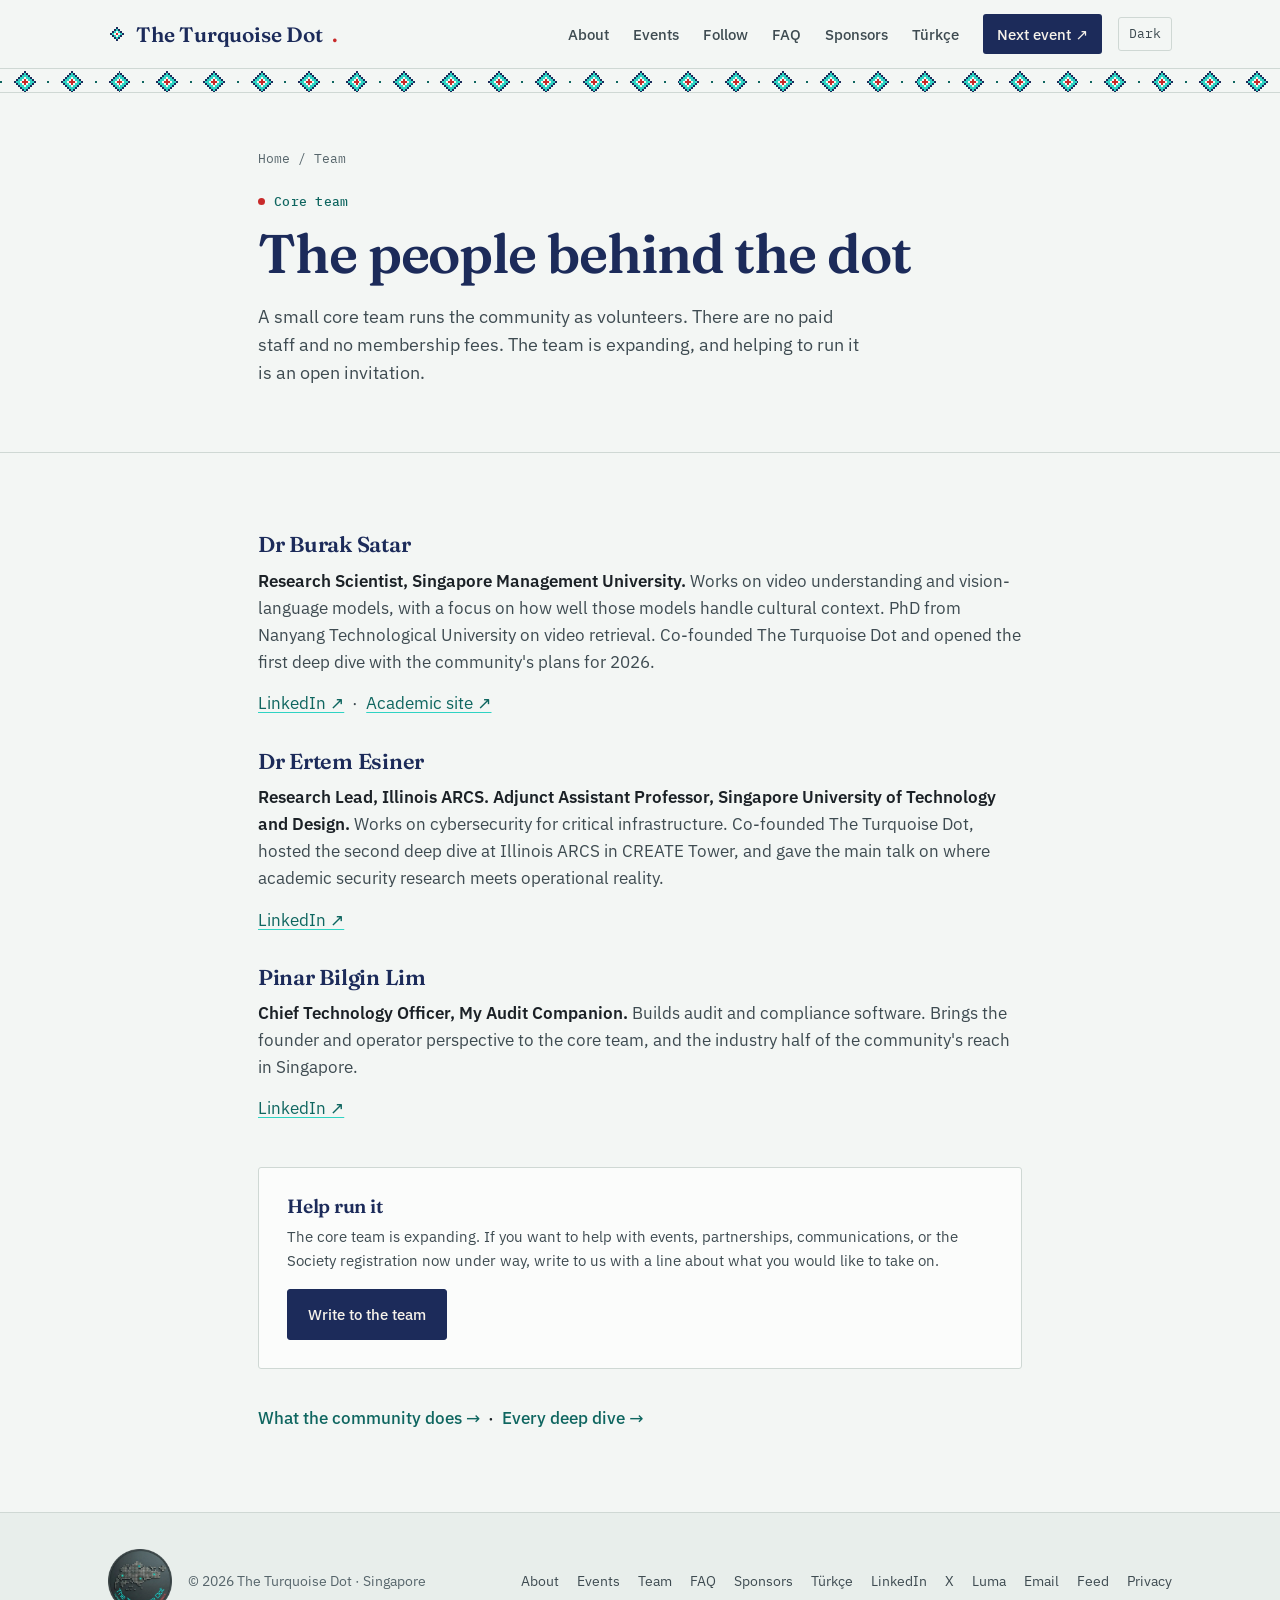
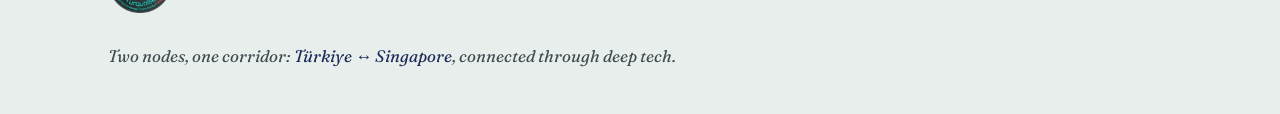
<file: team/index.html>
<!DOCTYPE html>
<html lang="en">
<head>
<meta charset="utf-8">
<meta name="viewport" content="width=device-width, initial-scale=1">
<title>Core team | The Turquoise Dot</title>
<meta name="description" content="The volunteers who run The Turquoise Dot, the Turkish Tech and Research Community in Singapore: Dr Burak Satar, Dr Ertem Esiner, and Pinar Bilgin Lim.">

<link rel="canonical" href="https://turquoisedot.org/team/">

<meta property="og:type" content="website">
<meta property="og:title" content="Core team | The Turquoise Dot">
<meta property="og:description" content="A small volunteer team runs the community. Here is who they are and what they do.">
<meta property="og:url" content="https://turquoisedot.org/team/">
<meta property="og:image" content="https://turquoisedot.org/assets/og-image.jpg">
<meta name="twitter:card" content="summary_large_image">
<meta name="twitter:site" content="@theturquoisedot">

<link rel="icon" type="image/svg+xml" href="/assets/favicon.svg">
<link rel="icon" type="image/png" sizes="32x32" href="/assets/favicon-32.png">
<link rel="apple-touch-icon" href="/assets/apple-touch-icon.png">
<link rel="manifest" href="/site.webmanifest">
<link rel="alternate" type="application/atom+xml" title="The Turquoise Dot" href="/feed.xml">
<meta name="theme-color" content="#F3F6F4" media="(prefers-color-scheme: light)">
<meta name="theme-color" content="#131A1C" media="(prefers-color-scheme: dark)">

<link rel="stylesheet" href="/assets/site.css">
<script>(function(){try{var t=localStorage.getItem('td-theme');if(t==='dark'||t==='light'){document.documentElement.setAttribute('data-theme',t);}}catch(e){}})();</script>
<script type="application/ld+json">
{
  "@context": "https://schema.org",
  "@type": "CollectionPage",
  "name": "Core team of The Turquoise Dot",
  "url": "https://turquoisedot.org/team/",
  "datePublished": "2026-09-13",
  "dateModified": "2026-09-13",
  "inLanguage": "en",
  "isPartOf": { "@id": "https://turquoisedot.org/#website" },
  "publisher": { "@id": "https://turquoisedot.org/#organization" },
  "mainEntity": {
    "@type": "ItemList",
    "itemListElement": [
      {
        "@type": "ListItem",
        "position": 1,
        "item": {
          "@type": "Person",
          "name": "Burak Satar",
          "honorificPrefix": "Dr",
          "jobTitle": "Research Scientist",
          "affiliation": { "@type": "Organization", "name": "Singapore Management University" },
          "memberOf": { "@id": "https://turquoisedot.org/#organization" },
          "url": "https://buraksatar.github.io/",
          "sameAs": [
            "https://www.linkedin.com/in/buraksatar",
            "https://buraksatar.github.io/"
          ]
        }
      },
      {
        "@type": "ListItem",
        "position": 2,
        "item": {
          "@type": "Person",
          "name": "Ertem Esiner",
          "honorificPrefix": "Dr",
          "jobTitle": "Research Lead",
          "affiliation": { "@type": "Organization", "name": "Illinois ARCS" },
          "memberOf": { "@id": "https://turquoisedot.org/#organization" },
          "sameAs": ["https://www.linkedin.com/in/esiner"]
        }
      },
      {
        "@type": "ListItem",
        "position": 3,
        "item": {
          "@type": "Person",
          "name": "Pinar Bilgin Lim",
          "jobTitle": "Chief Technology Officer",
          "affiliation": { "@type": "Organization", "name": "My Audit Companion (MAuC)" },
          "memberOf": { "@id": "https://turquoisedot.org/#organization" },
          "sameAs": ["https://www.linkedin.com/in/pinar-bilgin-b4729468"]
        }
      }
    ]
  }
}
</script>
<script type="application/ld+json">
{
  "@context": "https://schema.org",
  "@type": "BreadcrumbList",
  "itemListElement": [
    { "@type": "ListItem", "position": 1, "name": "Home", "item": "https://turquoisedot.org/" },
    { "@type": "ListItem", "position": 2, "name": "Team", "item": "https://turquoisedot.org/team/" }
  ]
}
</script>
</head>
<body>

<nav>
  <div class="nav-inner">
    <a class="brand" href="/">The Turquoise Dot<span class="dot">.</span></a>
    <div class="nav-actions">
      <button class="theme-toggle" type="button" aria-label="Switch between light and dark" data-theme-toggle>Dark</button>
      <button class="nav-toggle" aria-expanded="false" aria-controls="nav-links">Menu</button>
    </div>
    <div class="nav-links" id="nav-links">
      <a href="/about/">About</a>
      <a href="/events/">Events</a>
      <a href="/#join">Follow</a>
      <a href="/faq/">FAQ</a>
      <a href="/sponsors/">Sponsors</a>
      <a href="/tr/" lang="tr" hreflang="tr">Türkçe</a>
      <a class="cta" href="https://luma.com/TurquoiseDot" target="_blank" rel="noopener">Next event ↗</a>
    </div>
  </div>
</nav>

<main>

<div class="kilim" aria-hidden="true"></div>

<header class="page-head">
  <div class="wrap narrow">
    <p class="crumbs"><a href="/">Home</a> / Team</p>
    <span class="kicker">Core team</span>
    <h1>The people behind the dot</h1>
    <p class="lede">A small core team runs the community as volunteers. There are no paid staff and no membership fees. The team is expanding, and helping to run it is an open invitation.</p>
  </div>
</header>

<section>
  <div class="wrap narrow">
    <!-- TEAM PROFILES. Each person's own two or three sentences, in their words, approved by them.
         Professional role line and public profile links only: no personal emails, no phone numbers.
         When someone joins, copy a block below and add them to the JSON-LD ItemList in the head
         and to the "member" list in the Organization block in /index.html. -->
    <div class="prose">

      <h2>Dr Burak Satar</h2>
      <p><strong>Research Scientist, Singapore Management University.</strong> Works on video understanding and vision-language models, with a focus on how well those models handle cultural context. PhD from Nanyang Technological University on video retrieval. Co-founded The Turquoise Dot and opened the first deep dive with the community's plans for 2026.</p>
      <p><a href="https://www.linkedin.com/in/buraksatar" target="_blank" rel="noopener">LinkedIn ↗</a> &nbsp;·&nbsp; <a href="https://buraksatar.github.io/" target="_blank" rel="noopener">Academic site ↗</a></p>

      <h2>Dr Ertem Esiner</h2>
      <p><strong>Research Lead, Illinois ARCS. Adjunct Assistant Professor, Singapore University of Technology and Design.</strong> Works on cybersecurity for critical infrastructure. Co-founded The Turquoise Dot, hosted the second deep dive at Illinois ARCS in CREATE Tower, and gave the main talk on where academic security research meets operational reality.</p>
      <p><a href="https://www.linkedin.com/in/esiner" target="_blank" rel="noopener">LinkedIn ↗</a></p>

      <h2>Pinar Bilgin Lim</h2>
      <p><strong>Chief Technology Officer, My Audit Companion.</strong> Builds audit and compliance software. Brings the founder and operator perspective to the core team, and the industry half of the community's reach in Singapore.</p>
      <p><a href="https://www.linkedin.com/in/pinar-bilgin-b4729468" target="_blank" rel="noopener">LinkedIn ↗</a></p>

    </div>

    <div class="form-block" style="margin-top:44px">
      <h3>Help run it</h3>
      <p>The core team is expanding. If you want to help with events, partnerships, communications, or the Society registration now under way, write to us with a line about what you would like to take on.</p>
      <a class="btn btn-primary" href="mailto:turquoisedotsg@gmail.com?subject=The%20Turquoise%20Dot%3A%20joining%20the%20core%20team">Write to the team</a>
    </div>

    <p class="sec-foot" style="margin-top:36px"><a href="/about/">What the community does →</a> &nbsp;·&nbsp; <a href="/events/">Every deep dive →</a></p>
  </div>
</section>

</main>

<footer>
  <div class="wrap foot">
    <img class="foot-mark" src="/assets/logo-circle.webp" alt="" width="400" height="400" loading="lazy" decoding="async">
    <div class="foot-copy">© 2026 The Turquoise Dot · Singapore</div>
    <div class="foot-links">
      <a href="/about/">About</a>
      <a href="/events/">Events</a>
      <a href="/team/" aria-current="page">Team</a>
      <a href="/faq/">FAQ</a>
      <a href="/sponsors/">Sponsors</a>
      <a href="/tr/" lang="tr" hreflang="tr">Türkçe</a>
      <a href="https://www.linkedin.com/company/turquoisedot" target="_blank" rel="noopener">LinkedIn</a>
      <a href="https://x.com/theturquoisedot" target="_blank" rel="noopener">X</a>
      <a href="https://luma.com/TurquoiseDot" target="_blank" rel="noopener">Luma</a>
      <a href="mailto:turquoisedotsg@gmail.com">Email</a>
      <a href="/feed.xml">Feed</a>
      <a href="/privacy/">Privacy</a>
    </div>
    <div class="tag">Two nodes, one corridor: <em>Türkiye ↔ Singapore</em>, connected through deep tech.</div>
  </div>
</footer>

<script src="/assets/site.js"></script>
</body>
</html>
</file>
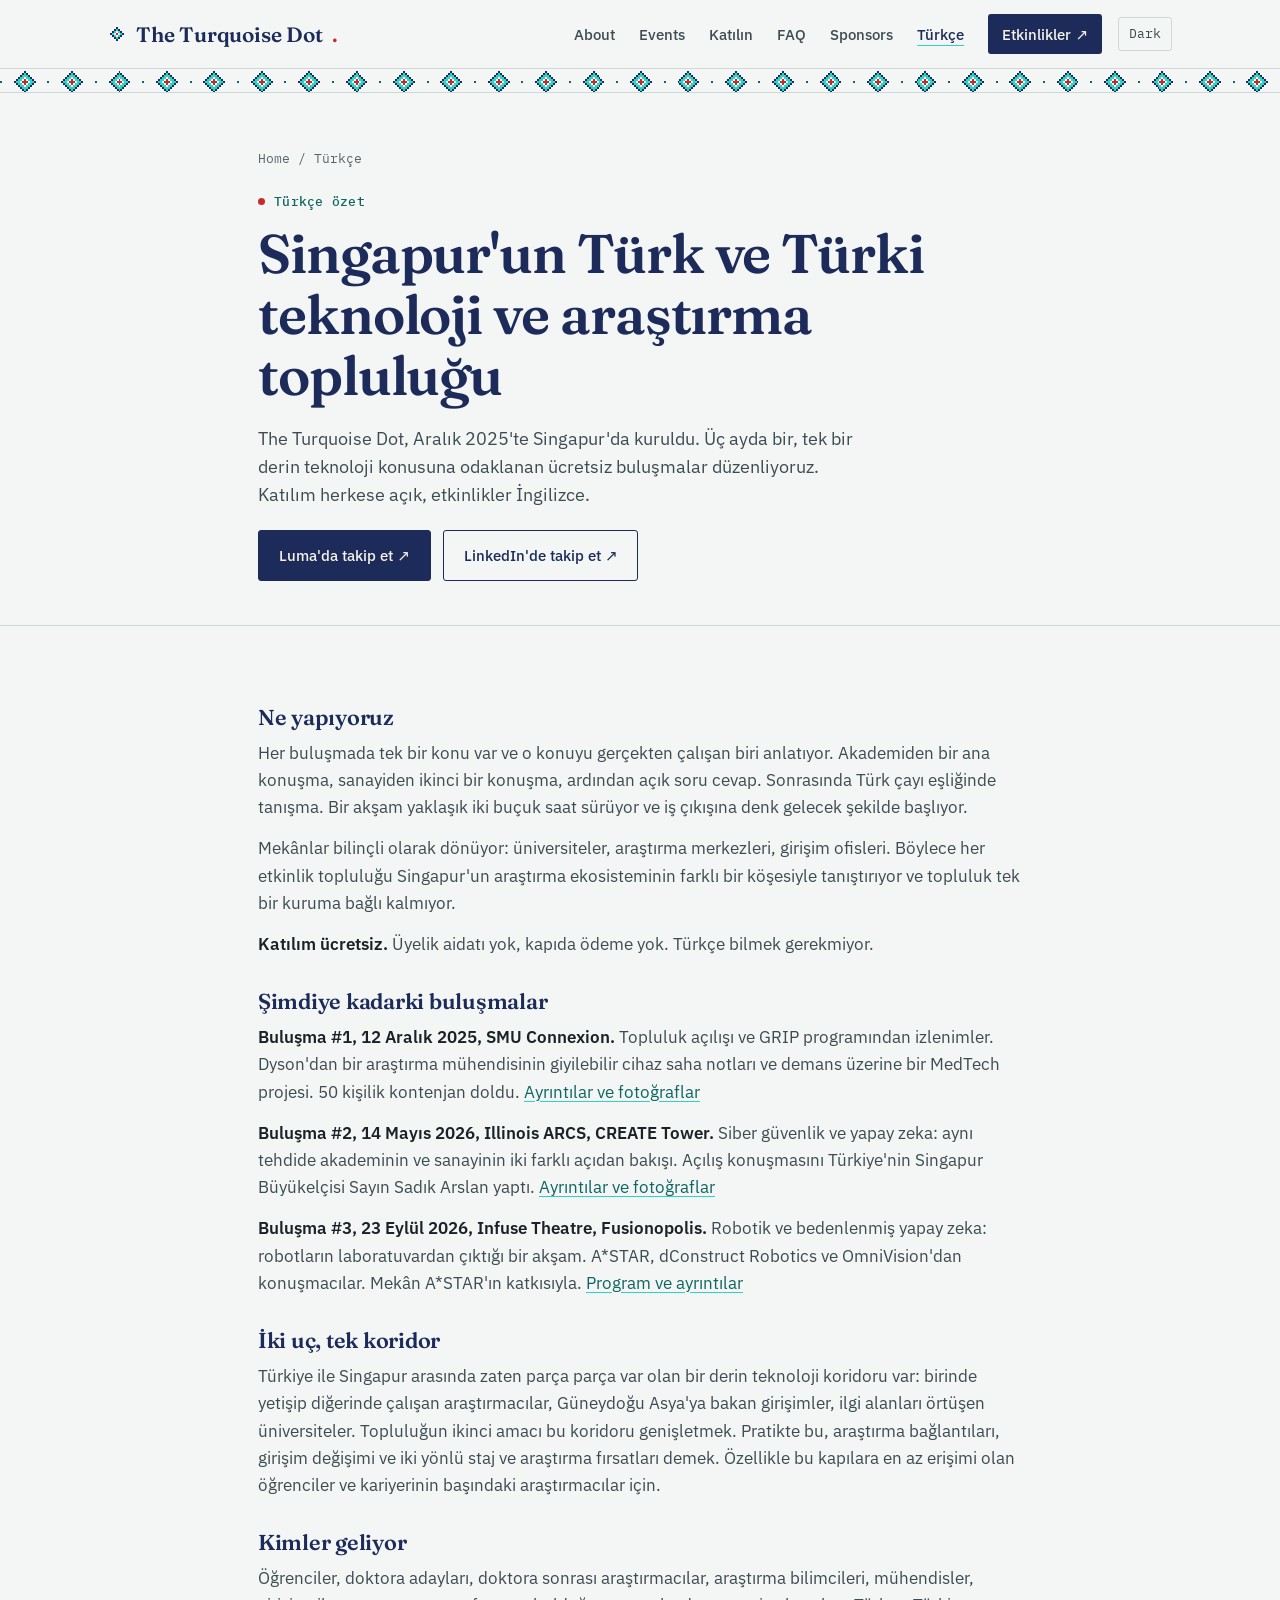
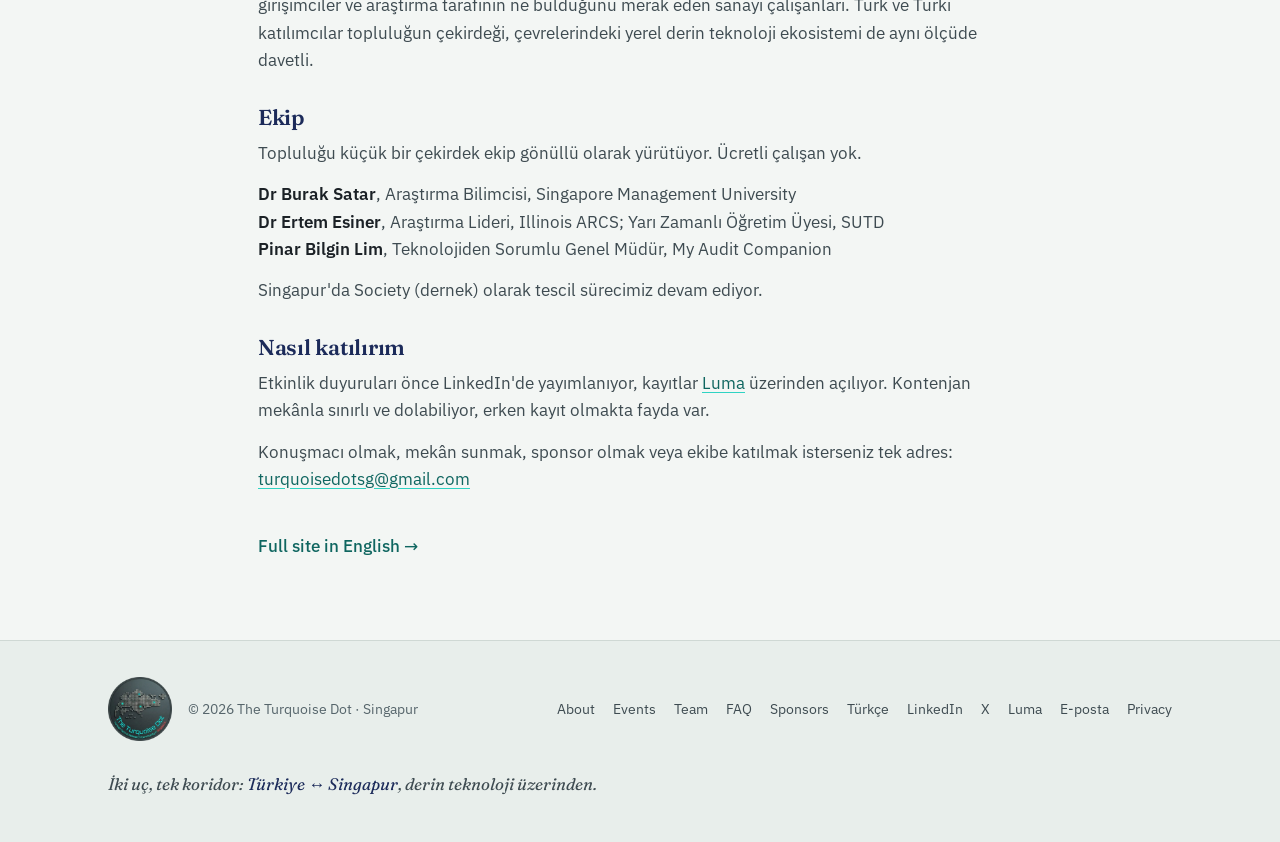
<file: tr/index.html>
<!DOCTYPE html>
<html lang="tr">
<head>
<meta charset="utf-8">
<meta name="viewport" content="width=device-width, initial-scale=1">
<!-- TURKISH PAGE. Drafted September 2026. The English pages remain the source of truth: when facts
     change (event dates, ekip, kayıt bağlantıları), update this page in the same commit. -->
<title>The Turquoise Dot | Singapur'un Türk ve Türki teknoloji ve araştırma topluluğu</title>
<meta name="description" content="The Turquoise Dot, Singapur'daki Türk ve Türki öğrencileri, araştırmacıları, akademisyenleri ve girişimcileri bir araya getiren topluluk. Üç ayda bir, ücretsiz derin teknoloji buluşmaları.">

<link rel="canonical" href="https://turquoisedot.org/tr/">
<link rel="alternate" hreflang="en" href="https://turquoisedot.org/">
<link rel="alternate" hreflang="tr" href="https://turquoisedot.org/tr/">
<link rel="alternate" hreflang="x-default" href="https://turquoisedot.org/">

<meta property="og:type" content="website">
<meta property="og:locale" content="tr_TR">
<meta property="og:title" content="The Turquoise Dot | Singapur'un Türk ve Türki teknoloji topluluğu">
<meta property="og:description" content="Üç ayda bir, tek bir derin teknoloji konusuna odaklanan ücretsiz buluşmalar. Türkiye ile Singapur arasında iki uçlu bir koridor.">
<meta property="og:url" content="https://turquoisedot.org/tr/">
<meta property="og:image" content="https://turquoisedot.org/assets/og-image.jpg">
<meta name="twitter:card" content="summary_large_image">
<meta name="twitter:site" content="@theturquoisedot">

<link rel="icon" type="image/svg+xml" href="/assets/favicon.svg">
<link rel="icon" type="image/png" sizes="32x32" href="/assets/favicon-32.png">
<link rel="apple-touch-icon" href="/assets/apple-touch-icon.png">
<link rel="manifest" href="/site.webmanifest">
<meta name="theme-color" content="#F3F6F4" media="(prefers-color-scheme: light)">
<meta name="theme-color" content="#131A1C" media="(prefers-color-scheme: dark)">

<link rel="stylesheet" href="/assets/site.css">
<script>(function(){try{var t=localStorage.getItem('td-theme');if(t==='dark'||t==='light'){document.documentElement.setAttribute('data-theme',t);}}catch(e){}})();</script>
<script type="application/ld+json">
{
  "@context": "https://schema.org",
  "@type": "WebPage",
  "name": "The Turquoise Dot: Singapur'un Türk ve Türki teknoloji ve araştırma topluluğu",
  "url": "https://turquoisedot.org/tr/",
  "inLanguage": "tr",
  "datePublished": "2026-09-13",
  "dateModified": "2026-09-13",
  "isPartOf": { "@id": "https://turquoisedot.org/#website" },
  "about": { "@id": "https://turquoisedot.org/#organization" },
  "publisher": { "@id": "https://turquoisedot.org/#organization" }
}
</script>
<script type="application/ld+json">
{
  "@context": "https://schema.org",
  "@type": "BreadcrumbList",
  "itemListElement": [
    { "@type": "ListItem", "position": 1, "name": "Home", "item": "https://turquoisedot.org/" },
    { "@type": "ListItem", "position": 2, "name": "Türkçe", "item": "https://turquoisedot.org/tr/" }
  ]
}
</script>
</head>
<body>

<nav>
  <div class="nav-inner">
    <a class="brand" href="/">The Turquoise Dot<span class="dot">.</span></a>
    <div class="nav-actions">
      <button class="theme-toggle" type="button" aria-label="Açık ve koyu tema arasında geçiş" data-theme-toggle>Dark</button>
      <button class="nav-toggle" aria-expanded="false" aria-controls="nav-links">Menü</button>
    </div>
    <div class="nav-links" id="nav-links">
      <a href="/about/" lang="en" hreflang="en">About</a>
      <a href="/events/" lang="en" hreflang="en">Events</a>
      <a href="#katil">Katılın</a>
      <a href="/faq/" lang="en" hreflang="en">FAQ</a>
      <a href="/sponsors/" lang="en" hreflang="en">Sponsors</a>
      <a href="/tr/" aria-current="page">Türkçe</a>
      <a class="cta" href="https://luma.com/TurquoiseDot" target="_blank" rel="noopener">Etkinlikler ↗</a>
    </div>
  </div>
</nav>

<main>

<div class="kilim" aria-hidden="true"></div>

<header class="page-head">
  <div class="wrap narrow">
    <p class="crumbs"><a href="/" lang="en" hreflang="en">Home</a> / Türkçe</p>
    <span class="kicker">Türkçe özet</span>
    <h1>Singapur'un Türk ve Türki teknoloji ve araştırma topluluğu</h1>
    <p class="lede">The Turquoise Dot, Aralık 2025'te Singapur'da kuruldu. Üç ayda bir, tek bir derin teknoloji konusuna odaklanan ücretsiz buluşmalar düzenliyoruz. Katılım herkese açık, etkinlikler İngilizce.</p>
    <div class="btns">
      <a class="btn btn-primary" href="https://luma.com/TurquoiseDot" target="_blank" rel="noopener">Luma'da takip et ↗</a>
      <a class="btn btn-ghost" href="https://www.linkedin.com/company/turquoisedot" target="_blank" rel="noopener">LinkedIn'de takip et ↗</a>
    </div>
  </div>
</header>

<section>
  <div class="wrap narrow">
    <div class="prose">

      <h2>Ne yapıyoruz</h2>
      <p>Her buluşmada tek bir konu var ve o konuyu gerçekten çalışan biri anlatıyor. Akademiden bir ana konuşma, sanayiden ikinci bir konuşma, ardından açık soru cevap. Sonrasında Türk çayı eşliğinde tanışma. Bir akşam yaklaşık iki buçuk saat sürüyor ve iş çıkışına denk gelecek şekilde başlıyor.</p>
      <p>Mekânlar bilinçli olarak dönüyor: üniversiteler, araştırma merkezleri, girişim ofisleri. Böylece her etkinlik topluluğu Singapur'un araştırma ekosisteminin farklı bir köşesiyle tanıştırıyor ve topluluk tek bir kuruma bağlı kalmıyor.</p>
      <p><strong>Katılım ücretsiz.</strong> Üyelik aidatı yok, kapıda ödeme yok. Türkçe bilmek gerekmiyor.</p>

      <h2>Şimdiye kadarki buluşmalar</h2>
      <p><strong>Buluşma #1, 12 Aralık 2025, SMU Connexion.</strong> Topluluk açılışı ve GRIP programından izlenimler. Dyson'dan bir araştırma mühendisinin giyilebilir cihaz saha notları ve demans üzerine bir MedTech projesi. 50 kişilik kontenjan doldu. <a href="/events/2025-12-kickoff/" lang="en" hreflang="en">Ayrıntılar ve fotoğraflar</a></p>
      <p><strong>Buluşma #2, 14 Mayıs 2026, Illinois ARCS, CREATE Tower.</strong> Siber güvenlik ve yapay zeka: aynı tehdide akademinin ve sanayinin iki farklı açıdan bakışı. Açılış konuşmasını Türkiye'nin Singapur Büyükelçisi Sayın Sadık Arslan yaptı. <a href="/events/2026-05-cybersecurity-and-ai/" lang="en" hreflang="en">Ayrıntılar ve fotoğraflar</a></p>
      <p><strong>Buluşma #3, 23 Eylül 2026, Infuse Theatre, Fusionopolis.</strong> Robotik ve bedenlenmiş yapay zeka: robotların laboratuvardan çıktığı bir akşam. A*STAR, dConstruct Robotics ve OmniVision'dan konuşmacılar. Mekân A*STAR'ın katkısıyla. <a href="/events/2026-09-robotics-and-embodied-ai/" lang="en" hreflang="en">Program ve ayrıntılar</a></p>

      <h2>İki uç, tek koridor</h2>
      <p>Türkiye ile Singapur arasında zaten parça parça var olan bir derin teknoloji koridoru var: birinde yetişip diğerinde çalışan araştırmacılar, Güneydoğu Asya'ya bakan girişimler, ilgi alanları örtüşen üniversiteler. Topluluğun ikinci amacı bu koridoru genişletmek. Pratikte bu, araştırma bağlantıları, girişim değişimi ve iki yönlü staj ve araştırma fırsatları demek. Özellikle bu kapılara en az erişimi olan öğrenciler ve kariyerinin başındaki araştırmacılar için.</p>

      <h2>Kimler geliyor</h2>
      <p>Öğrenciler, doktora adayları, doktora sonrası araştırmacılar, araştırma bilimcileri, mühendisler, girişimciler ve araştırma tarafının ne bulduğunu merak eden sanayi çalışanları. Türk ve Türki katılımcılar topluluğun çekirdeği, çevrelerindeki yerel derin teknoloji ekosistemi de aynı ölçüde davetli.</p>

      <h2>Ekip</h2>
      <p>Topluluğu küçük bir çekirdek ekip gönüllü olarak yürütüyor. Ücretli çalışan yok.</p>
      <p><strong>Dr Burak Satar</strong>, Araştırma Bilimcisi, Singapore Management University<br>
      <strong>Dr Ertem Esiner</strong>, Araştırma Lideri, Illinois ARCS; Yarı Zamanlı Öğretim Üyesi, SUTD<br>
      <strong>Pinar Bilgin Lim</strong>, Teknolojiden Sorumlu Genel Müdür, My Audit Companion</p>
      <p>Singapur'da Society (dernek) olarak tescil sürecimiz devam ediyor.</p>

      <h2 id="katil">Nasıl katılırım</h2>
      <p>Etkinlik duyuruları önce LinkedIn'de yayımlanıyor, kayıtlar <a href="https://luma.com/TurquoiseDot" target="_blank" rel="noopener">Luma</a> üzerinden açılıyor. Kontenjan mekânla sınırlı ve dolabiliyor, erken kayıt olmakta fayda var.</p>
      <p>Konuşmacı olmak, mekân sunmak, sponsor olmak veya ekibe katılmak isterseniz tek adres: <a href="mailto:turquoisedotsg@gmail.com">turquoisedotsg@gmail.com</a></p>

    </div>

    <p class="sec-foot" style="margin-top:40px"><a href="/" lang="en" hreflang="en">Full site in English →</a></p>
  </div>
</section>

</main>

<footer>
  <div class="wrap foot">
    <img class="foot-mark" src="/assets/logo-circle.webp" alt="" width="400" height="400" loading="lazy" decoding="async">
    <div class="foot-copy">© 2026 The Turquoise Dot · Singapur</div>
    <div class="foot-links">
      <a href="/about/" lang="en" hreflang="en">About</a>
      <a href="/events/" lang="en" hreflang="en">Events</a>
      <a href="/team/" lang="en" hreflang="en">Team</a>
      <a href="/faq/" lang="en" hreflang="en">FAQ</a>
      <a href="/sponsors/" lang="en" hreflang="en">Sponsors</a>
      <a href="/tr/" aria-current="page">Türkçe</a>
      <a href="https://www.linkedin.com/company/turquoisedot" target="_blank" rel="noopener">LinkedIn</a>
      <a href="https://x.com/theturquoisedot" target="_blank" rel="noopener">X</a>
      <a href="https://luma.com/TurquoiseDot" target="_blank" rel="noopener">Luma</a>
      <a href="mailto:turquoisedotsg@gmail.com">E-posta</a>
      <a href="/privacy/" lang="en" hreflang="en">Privacy</a>
    </div>
    <div class="tag">İki uç, tek koridor: <em>Türkiye ↔ Singapur</em>, derin teknoloji üzerinden.</div>
  </div>
</footer>

<script src="/assets/site.js"></script>
</body>
</html>
</file>
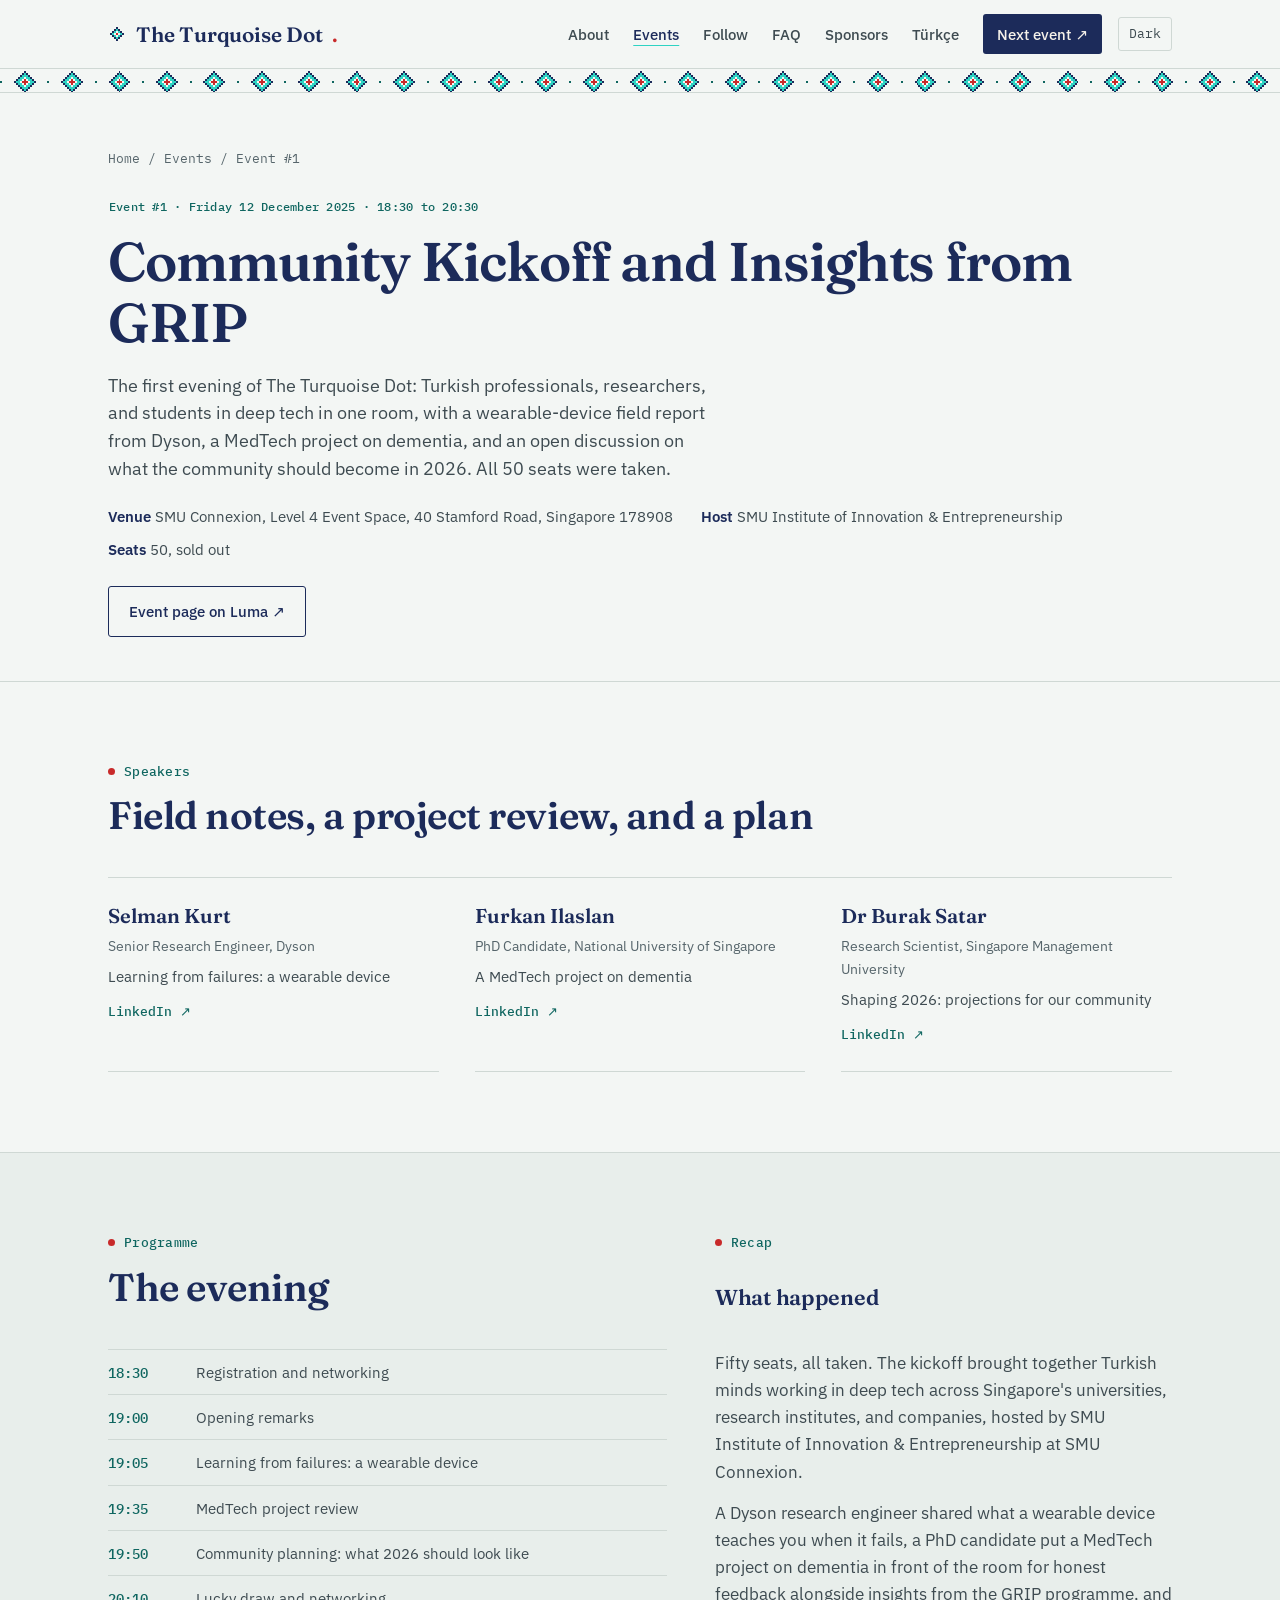
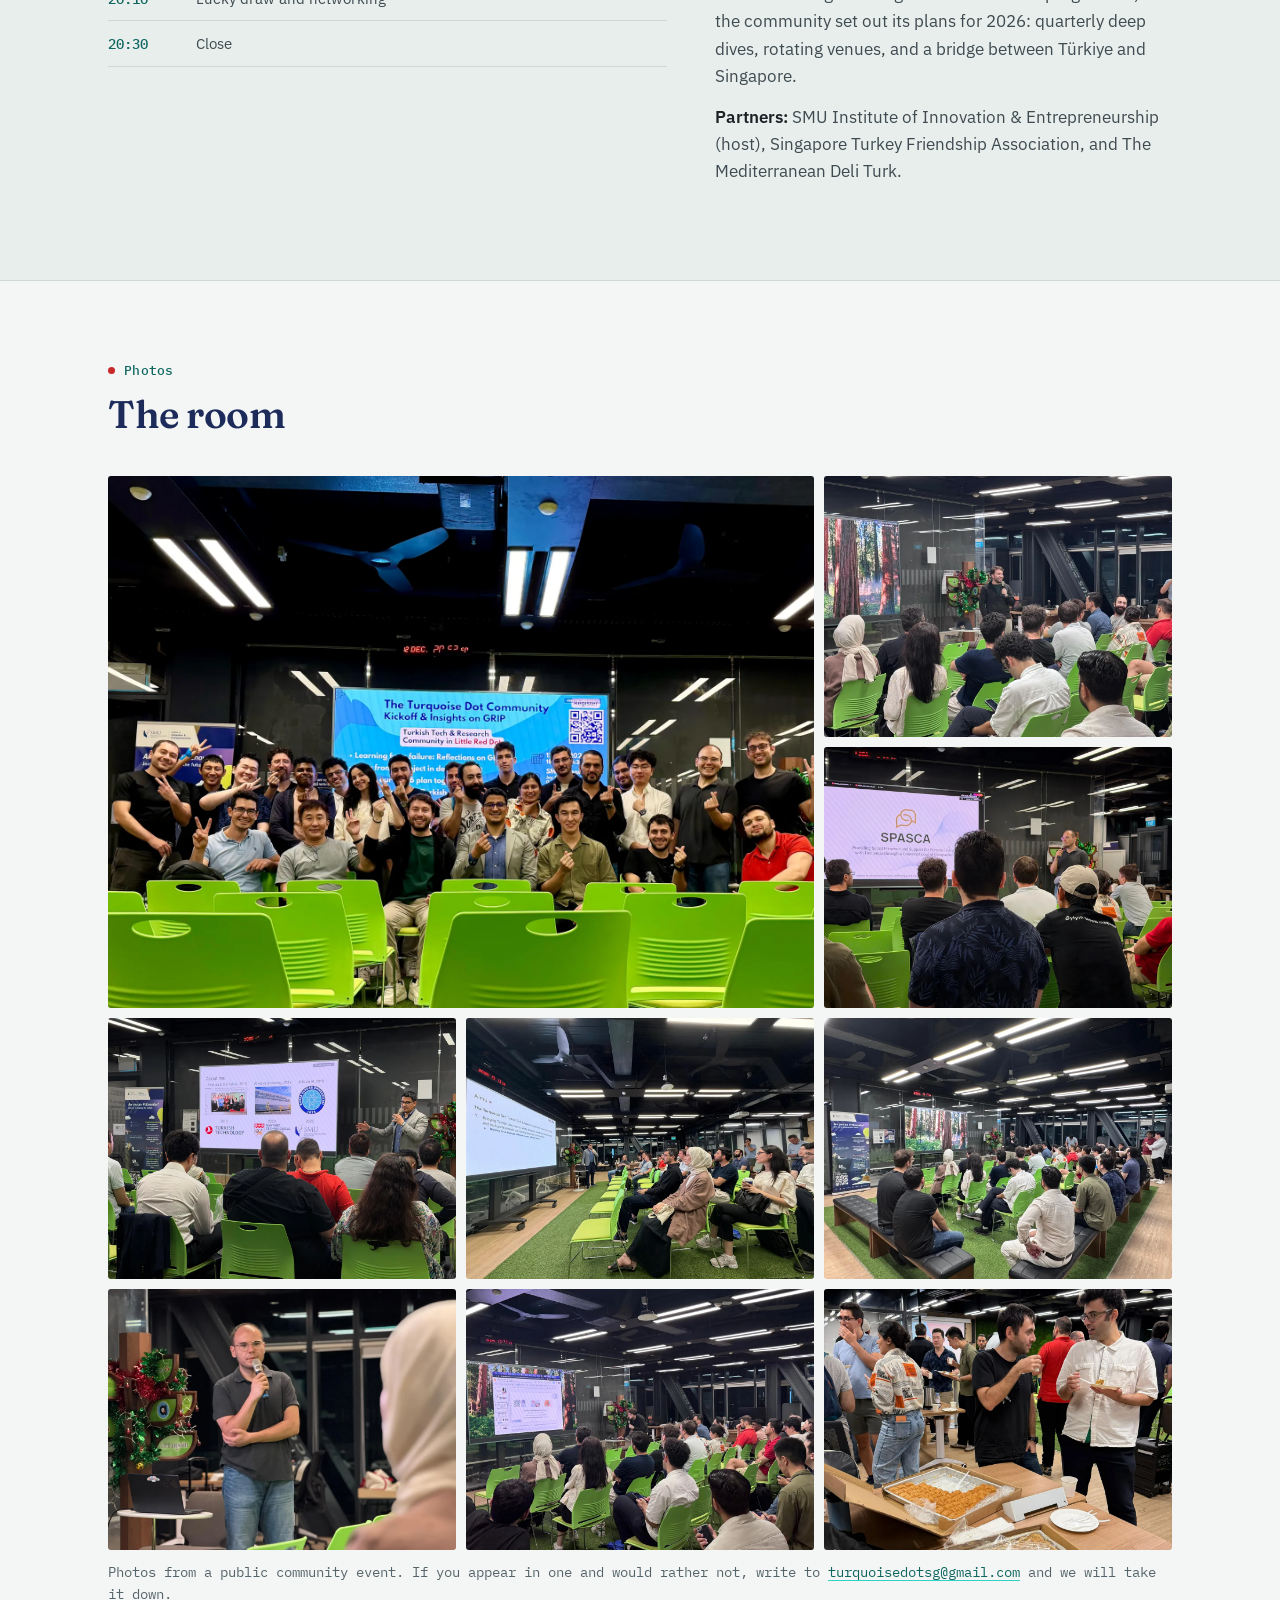
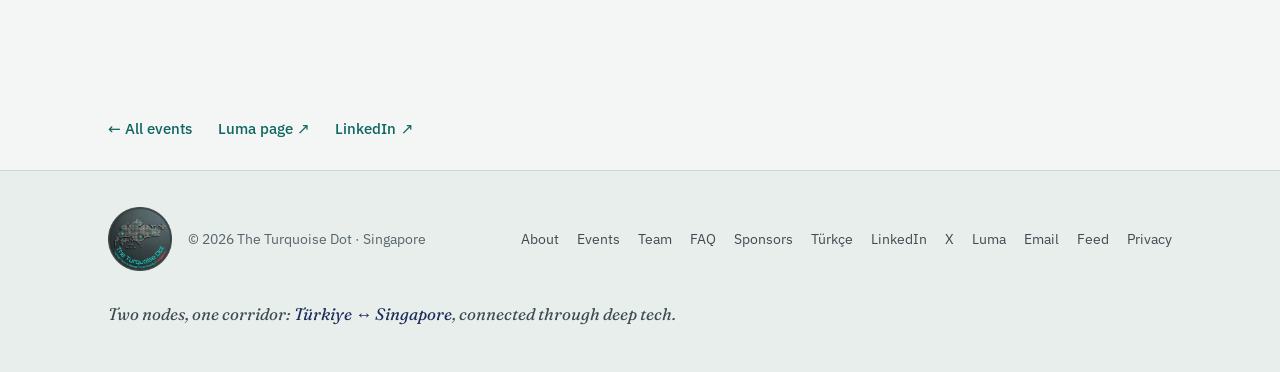
<file: events/2025-12-kickoff/index.html>
<!DOCTYPE html>
<html lang="en">
<head>
<meta charset="utf-8">
<meta name="viewport" content="width=device-width, initial-scale=1">
<title>Community Kickoff and Insights from GRIP, 12 Dec 2025 | The Turquoise Dot</title>
<meta name="description" content="Event #1 of The Turquoise Dot: the sold-out community kickoff at SMU Connexion, 12 December 2025, with a wearable-device field report from Dyson and a MedTech project on dementia.">

<link rel="canonical" href="https://turquoisedot.org/events/2025-12-kickoff/">

<meta property="og:type" content="article">
<meta property="og:title" content="Community Kickoff · 12 Dec 2025 · The Turquoise Dot">
<meta property="og:description" content="The sold-out first evening of the Turkish Tech and Research Community in Singapore, hosted by SMU Institute of Innovation & Entrepreneurship.">
<meta property="og:url" content="https://turquoisedot.org/events/2025-12-kickoff/">
<meta property="og:image" content="https://turquoisedot.org/assets/events/2025-12-kickoff/og.jpg">
<meta name="twitter:card" content="summary_large_image">
<meta name="twitter:site" content="@theturquoisedot">

<link rel="icon" type="image/svg+xml" href="/assets/favicon.svg">
<link rel="icon" type="image/png" sizes="32x32" href="/assets/favicon-32.png">
<link rel="apple-touch-icon" href="/assets/apple-touch-icon.png">
<link rel="manifest" href="/site.webmanifest">
<link rel="alternate" type="application/atom+xml" title="The Turquoise Dot" href="/feed.xml">
<meta name="theme-color" content="#F3F6F4" media="(prefers-color-scheme: light)">
<meta name="theme-color" content="#131A1C" media="(prefers-color-scheme: dark)">

<link rel="stylesheet" href="/assets/site.css">
<script>(function(){try{var t=localStorage.getItem('td-theme');if(t==='dark'||t==='light'){document.documentElement.setAttribute('data-theme',t);}}catch(e){}})();</script>

<script type="application/ld+json">
{
  "@context": "https://schema.org",
  "@type": "Event",
  "name": "Community Kickoff and Insights from GRIP",
  "description": "The sold-out first evening of The Turquoise Dot: a wearable-device field report from Dyson, a MedTech project on dementia, and the community's plans for 2026.",
  "startDate": "2025-12-12T18:30:00+08:00",
  "endDate": "2025-12-12T20:30:00+08:00",
  "eventStatus": "https://schema.org/EventScheduled",
  "eventAttendanceMode": "https://schema.org/OfflineEventAttendanceMode",
  "isAccessibleForFree": true,
  "url": "https://turquoisedot.org/events/2025-12-kickoff/",
  "image": "https://turquoisedot.org/assets/events/2025-12-kickoff/og.jpg",
  "location": {
    "@type": "Place",
    "name": "SMU Connexion, Level 4 Event Space, Institute of Innovation and Entrepreneurship",
    "address": {
      "@type": "PostalAddress",
      "streetAddress": "40 Stamford Road",
      "postalCode": "178908",
      "addressCountry": "SG"
    }
  },
  "organizer": {
    "@type": "Organization",
    "name": "The Turquoise Dot",
    "url": "https://turquoisedot.org/",
    "@id": "https://turquoisedot.org/#organization"
  },
  "performer": [
    {
      "@type": "Person",
      "name": "Selman Kurt",
      "jobTitle": "Senior Research Engineer",
      "worksFor": {
        "@type": "Organization",
        "name": "Dyson"
      },
      "sameAs": [
        "https://www.linkedin.com/in/selmankurt"
      ]
    },
    {
      "@type": "Person",
      "name": "Furkan Ilaslan",
      "jobTitle": "PhD Candidate",
      "worksFor": {
        "@type": "Organization",
        "name": "National University of Singapore"
      },
      "sameAs": [
        "https://www.linkedin.com/in/mfurkanilaslan-mfi34"
      ]
    },
    {
      "@type": "Person",
      "name": "Burak Satar",
      "honorificPrefix": "Dr",
      "jobTitle": "Research Scientist",
      "worksFor": {
        "@type": "Organization",
        "name": "Singapore Management University"
      },
      "sameAs": [
        "https://www.linkedin.com/in/buraksatar",
        "https://buraksatar.github.io/"
      ]
    }
  ],
  "inLanguage": "en"
}
</script>
<script type="application/ld+json">
{
  "@context": "https://schema.org",
  "@type": "BreadcrumbList",
  "itemListElement": [
    {
      "@type": "ListItem",
      "position": 1,
      "name": "Home",
      "item": "https://turquoisedot.org/"
    },
    {
      "@type": "ListItem",
      "position": 2,
      "name": "Events",
      "item": "https://turquoisedot.org/events/"
    },
    {
      "@type": "ListItem",
      "position": 3,
      "name": "Community Kickoff and Insights from GRIP",
      "item": "https://turquoisedot.org/events/2025-12-kickoff/"
    }
  ]
}
</script>

<script type="application/ld+json">
{
  "@context": "https://schema.org",
  "@type": "Article",
  "headline": "Community Kickoff and Insights from GRIP: what happened",
  "description": "Recap of the sold-out first deep dive of The Turquoise Dot at SMU Connexion: a wearable-device field report from Dyson, a MedTech project on dementia, and the community's plans for 2026.",
  "mainEntityOfPage": "https://turquoisedot.org/events/2025-12-kickoff/",
  "url": "https://turquoisedot.org/events/2025-12-kickoff/",
  "image": "https://turquoisedot.org/assets/events/2025-12-kickoff/og.jpg",
  "inLanguage": "en",
  "datePublished": "2025-12-12",
  "dateModified": "2026-09-13",
  "author": {
    "@id": "https://turquoisedot.org/#organization"
  },
  "publisher": {
    "@id": "https://turquoisedot.org/#organization"
  },
  "isPartOf": {
    "@id": "https://turquoisedot.org/#website"
  },
  "about": {
    "@type": "Event",
    "name": "Community Kickoff and Insights from GRIP",
    "startDate": "2025-12-12T18:30:00+08:00",
    "url": "https://turquoisedot.org/events/2025-12-kickoff/"
  }
}
</script>
</head>
<body>

<nav>
  <div class="nav-inner">
    <a class="brand" href="/">The Turquoise Dot<span class="dot">.</span></a>
    <div class="nav-actions">
      <button class="theme-toggle" type="button" aria-label="Switch between light and dark" data-theme-toggle>Dark</button>
      <button class="nav-toggle" aria-expanded="false" aria-controls="nav-links">Menu</button>
    </div>
    <div class="nav-links" id="nav-links">
      <a href="/about/">About</a>
      <a href="/events/" aria-current="page">Events</a>
      <a href="/#join">Follow</a>
      <a href="/faq/">FAQ</a>
      <a href="/sponsors/">Sponsors</a>
      <a href="/tr/" lang="tr" hreflang="tr">Türkçe</a>
      <a class="cta" href="https://luma.com/TurquoiseDot" target="_blank" rel="noopener">Next event ↗</a>
    </div>
  </div>
</nav>

<main>

<div class="kilim" aria-hidden="true"></div>

<header class="page-head">
  <div class="wrap">
    <p class="crumbs"><a href="/">Home</a> / <a href="/events/">Events</a> / Event #1</p>
    <span class="chip">Event #1 · Friday 12 December 2025 · 18:30 to 20:30</span>
    <h1>Community Kickoff and Insights from GRIP</h1>
    <p class="lede">The first evening of The Turquoise Dot: Turkish professionals, researchers, and students in deep tech in one room, with a wearable-device field report from Dyson, a MedTech project on dementia, and an open discussion on what the community should become in 2026. All 50 seats were taken.</p>
    <div class="meta-list">
      <div><b>Venue</b> SMU Connexion, Level 4 Event Space, 40 Stamford Road, Singapore 178908</div>
      <div><b>Host</b> SMU Institute of Innovation &amp; Entrepreneurship</div>
      <div><b>Seats</b> 50, sold out</div>
    </div>
    <div class="btns">
      <a class="btn btn-ghost" href="https://luma.com/b2m6nnbh" target="_blank" rel="noopener">Event page on Luma ↗</a>
    </div>
  </div>
</header>

<section>
  <div class="wrap">
    <div class="sec-head">
      <span class="kicker">Speakers</span>
      <h2>Field notes, a project review, and a plan</h2>
    </div>
    <div class="people">
      <div class="person">
        <b>Selman Kurt</b>
        <span>Senior Research Engineer, Dyson</span>
        <i>Learning from failures: a wearable device</i>
        <a href="https://www.linkedin.com/in/selmankurt" target="_blank" rel="noopener">LinkedIn ↗</a>
      </div>
      <div class="person">
        <b>Furkan Ilaslan</b>
        <span>PhD Candidate, National University of Singapore</span>
        <i>A MedTech project on dementia</i>
        <a href="https://www.linkedin.com/in/mfurkanilaslan-mfi34" target="_blank" rel="noopener">LinkedIn ↗</a>
      </div>
      <div class="person">
        <b>Dr Burak Satar</b>
        <span>Research Scientist, Singapore Management University</span>
        <i>Shaping 2026: projections for our community</i>
        <a href="https://www.linkedin.com/in/buraksatar" target="_blank" rel="noopener">LinkedIn ↗</a>
      </div>
    </div>
  </div>
</section>

<section class="involve" id="programme">
  <div class="wrap two-col">
    <div>
      <div class="sec-head">
        <span class="kicker">Programme</span>
        <h2>The evening</h2>
      </div>
      <ul class="programme">
        <li><b>18:30</b> Registration and networking</li>
        <li><b>19:00</b> Opening remarks</li>
        <li><b>19:05</b> Learning from failures: a wearable device</li>
        <li><b>19:35</b> MedTech project review</li>
        <li><b>19:50</b> Community planning: what 2026 should look like</li>
        <li><b>20:10</b> Lucky draw and networking</li>
        <li><b>20:30</b> Close</li>
      </ul>
    </div>
    <div class="prose">
      <div class="sec-head">
        <span class="kicker">Recap</span>
        <h2>What happened</h2>
      </div>
      <p>Fifty seats, all taken. The kickoff brought together Turkish minds working in deep tech across Singapore's universities, research institutes, and companies, hosted by SMU Institute of Innovation &amp; Entrepreneurship at SMU Connexion.</p>
      <p>A Dyson research engineer shared what a wearable device teaches you when it fails, a PhD candidate put a MedTech project on dementia in front of the room for honest feedback alongside insights from the GRIP programme, and the community set out its plans for 2026: quarterly deep dives, rotating venues, and a bridge between Türkiye and Singapore.</p>
      <p><strong>Partners:</strong> SMU Institute of Innovation &amp; Entrepreneurship (host), Singapore Turkey Friendship Association, and The Mediterranean Deli Turk.</p>
    </div>
  </div>
</section>

<section id="photos">
  <div class="wrap">
    <div class="sec-head">
      <span class="kicker">Photos</span>
      <h2>The room</h2>
    </div>
    <!-- GALLERY: first figure is the large tile (class="wide"). Keep 9 photos for a clean grid, each under 300 KB. -->
    <div class="gallery">
      <figure class="wide"><img src="/assets/events/2025-12-kickoff/01.webp" alt="Group photo of the kickoff audience in front of the event banner at SMU Connexion" loading="lazy"></figure>
      <figure><img src="/assets/events/2025-12-kickoff/02.webp" alt="Selman Kurt of Dyson opening his talk on a wearable device" loading="lazy"></figure>
      <figure><img src="/assets/events/2025-12-kickoff/03.webp" alt="Furkan Ilaslan presenting the SPASCA MedTech project on dementia" loading="lazy"></figure>
      <figure><img src="/assets/events/2025-12-kickoff/04.webp" alt="Burak Satar presenting the community's plans for 2026" loading="lazy"></figure>
      <figure><img src="/assets/events/2025-12-kickoff/05.webp" alt="The audience at SMU Connexion during the community planning discussion" loading="lazy"></figure>
      <figure><img src="/assets/events/2025-12-kickoff/06.webp" alt="Audience listening to the wearable-device talk" loading="lazy"></figure>
      <figure><img src="/assets/events/2025-12-kickoff/07.webp" alt="A speaker taking questions from the audience" loading="lazy"></figure>
      <figure><img src="/assets/events/2025-12-kickoff/08.webp" alt="Full room at SMU Connexion with the talk on screen" loading="lazy"></figure>
      <figure><img src="/assets/events/2025-12-kickoff/09.webp" alt="Baklava and networking after the talks" loading="lazy"></figure>
    </div>
    <p class="gallery-note">Photos from a public community event. If you appear in one and would rather not, write to <a href="mailto:turquoisedotsg@gmail.com">turquoisedotsg@gmail.com</a> and we will take it down.</p>
  </div>
</section>

<section class="sec-slim">
  <div class="wrap">
    <p class="links-row">
      <a href="/events/">← All events</a>
      <a href="https://luma.com/b2m6nnbh" target="_blank" rel="noopener">Luma page ↗</a>
      <a href="https://www.linkedin.com/company/turquoisedot" target="_blank" rel="noopener">LinkedIn ↗</a>
    </p>
  </div>
</section>

</main>

<footer>
  <div class="wrap foot">
    <img class="foot-mark" src="/assets/logo-circle.webp" alt="" width="400" height="400" loading="lazy" decoding="async">
    <div class="foot-copy">© 2026 The Turquoise Dot · Singapore</div>
    <div class="foot-links">
      <a href="/about/">About</a>
      <a href="/events/" aria-current="page">Events</a>
      <a href="/team/">Team</a>
      <a href="/faq/">FAQ</a>
      <a href="/sponsors/">Sponsors</a>
      <a href="/tr/" lang="tr" hreflang="tr">Türkçe</a>
      <a href="https://www.linkedin.com/company/turquoisedot" target="_blank" rel="noopener">LinkedIn</a>
      <a href="https://x.com/theturquoisedot" target="_blank" rel="noopener">X</a>
      <a href="https://luma.com/TurquoiseDot" target="_blank" rel="noopener">Luma</a>
      <a href="mailto:turquoisedotsg@gmail.com">Email</a>
      <a href="/feed.xml">Feed</a>
      <a href="/privacy/">Privacy</a>
    </div>
    <div class="tag">Two nodes, one corridor: <em>Türkiye ↔ Singapore</em>, connected through deep tech.</div>
  </div>
</footer>

<script src="/assets/site.js"></script>
</body>
</html>
</file>
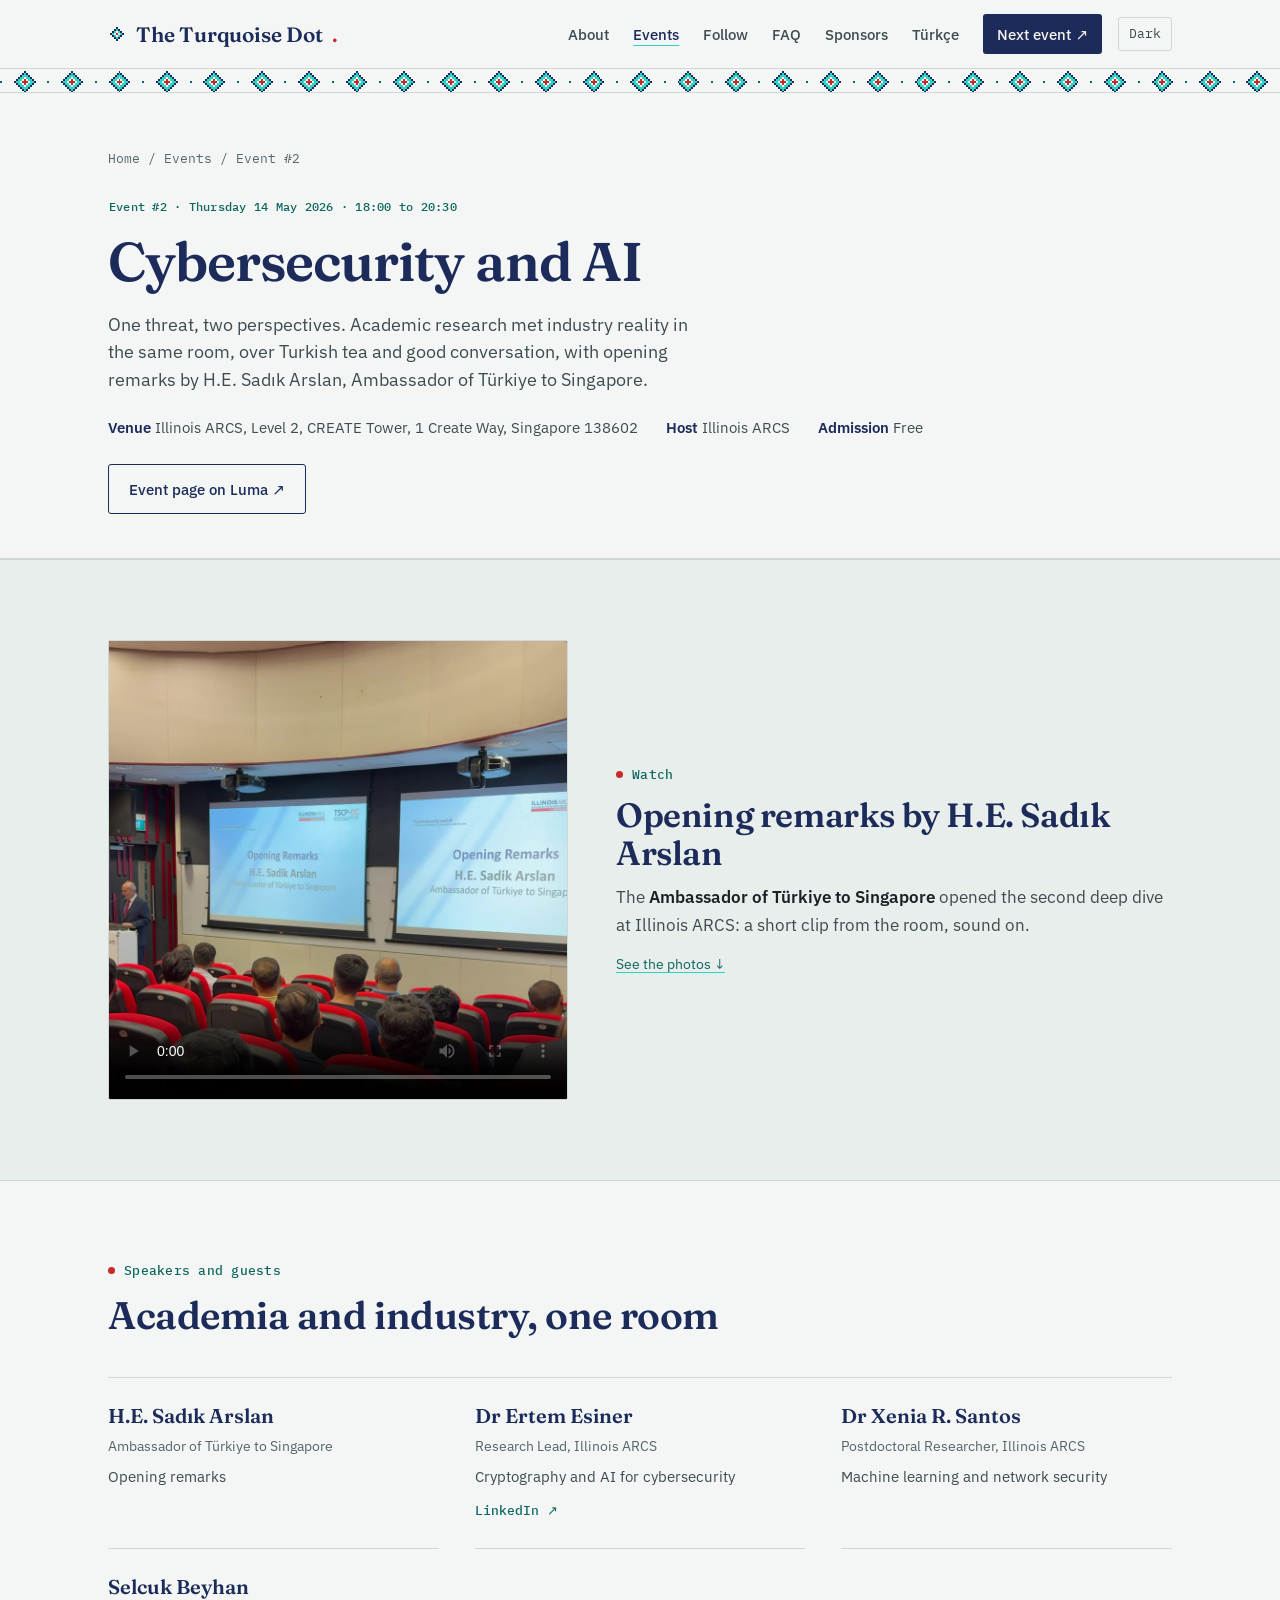
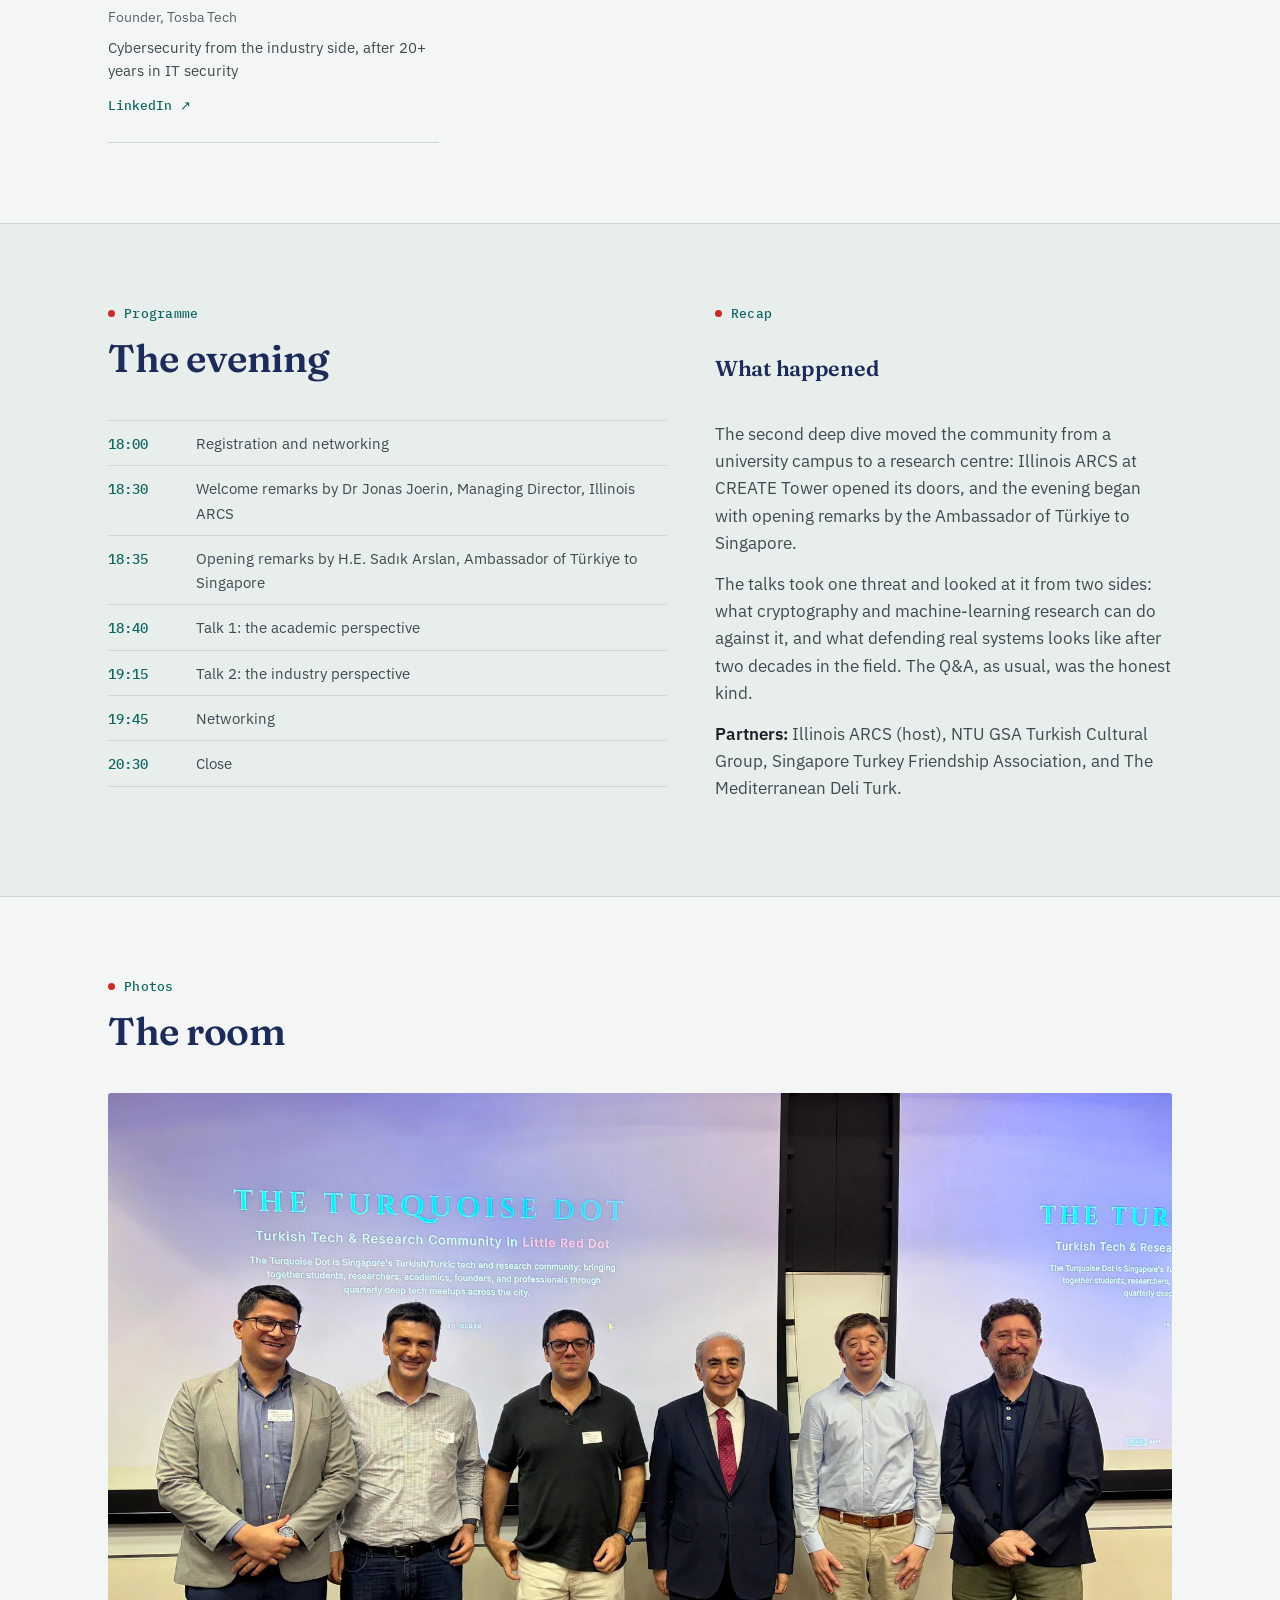
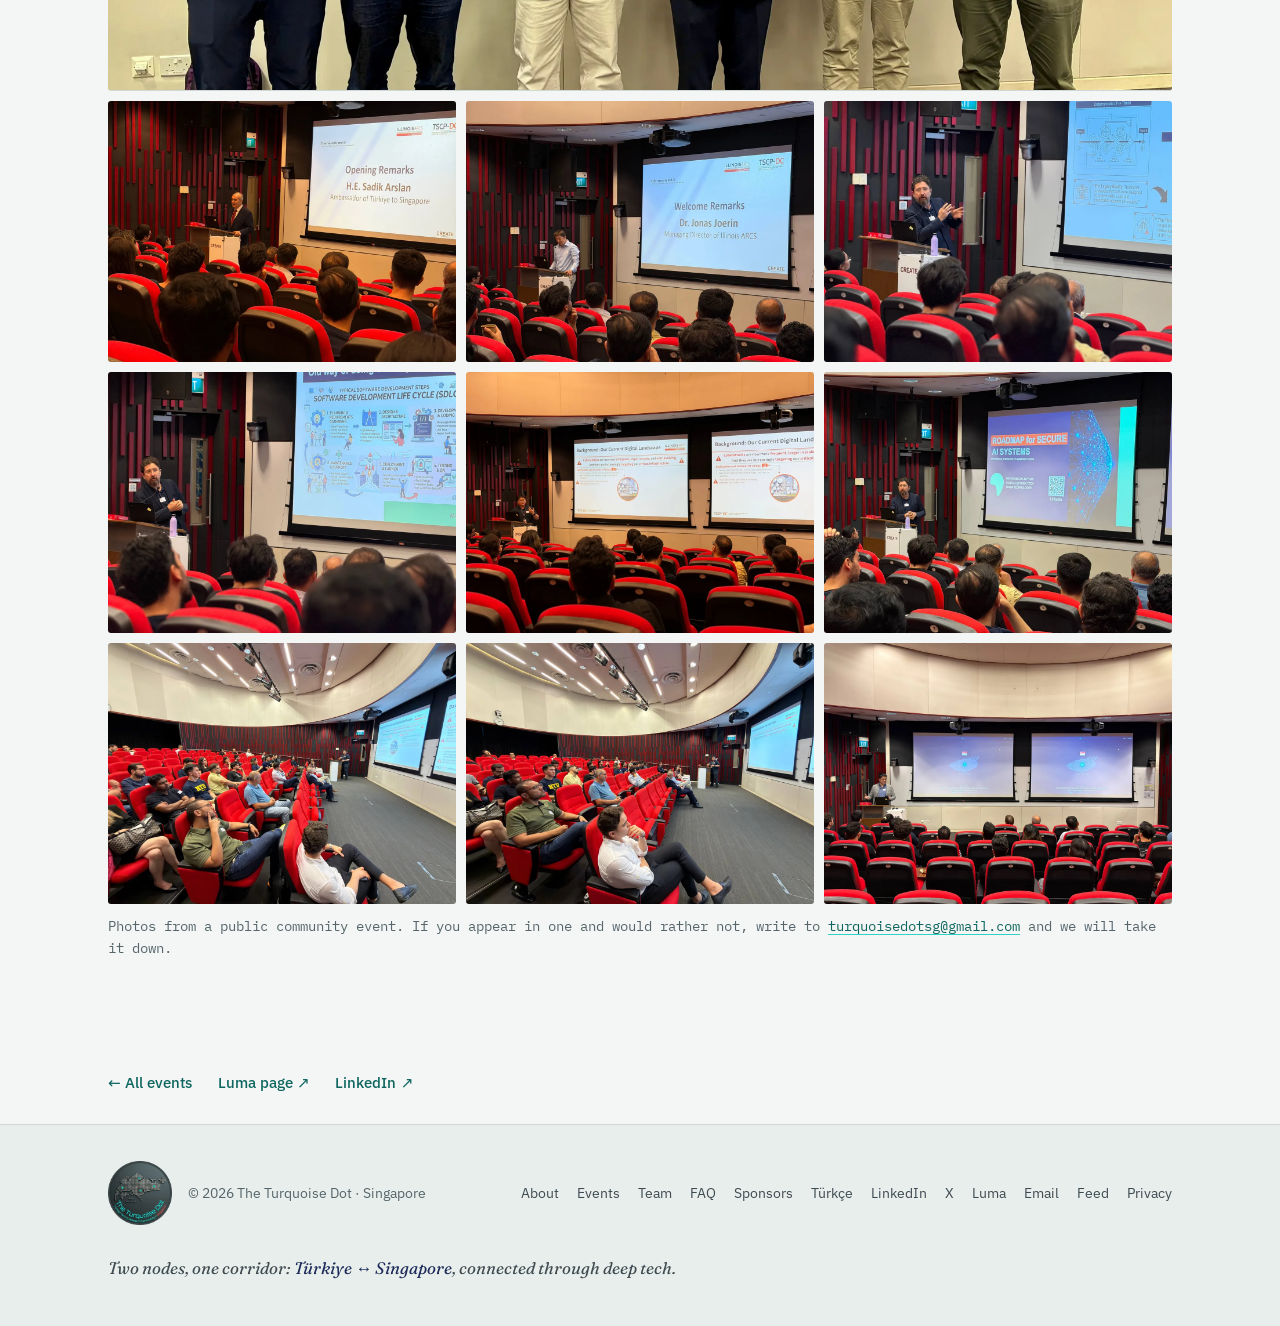
<file: events/2026-05-cybersecurity-and-ai/index.html>
<!DOCTYPE html>
<html lang="en">
<head>
<meta charset="utf-8">
<meta name="viewport" content="width=device-width, initial-scale=1">
<title>Cybersecurity and AI, 14 May 2026 | The Turquoise Dot</title>
<meta name="description" content="Event #2 of The Turquoise Dot: Cybersecurity and AI at Illinois ARCS, CREATE Tower, 14 May 2026, with opening remarks by H.E. Sadık Arslan, Ambassador of Türkiye to Singapore.">

<link rel="canonical" href="https://turquoisedot.org/events/2026-05-cybersecurity-and-ai/">

<meta property="og:type" content="article">
<meta property="og:title" content="Cybersecurity and AI · 14 May 2026 · The Turquoise Dot">
<meta property="og:description" content="One threat, two perspectives: academic research meets industry reality at Illinois ARCS, with opening remarks by the Ambassador of Türkiye to Singapore.">
<meta property="og:url" content="https://turquoisedot.org/events/2026-05-cybersecurity-and-ai/">
<meta property="og:image" content="https://turquoisedot.org/assets/events/2026-05-cybersecurity-and-ai/og.jpg">
<meta name="twitter:card" content="summary_large_image">
<meta name="twitter:site" content="@theturquoisedot">

<link rel="icon" type="image/svg+xml" href="/assets/favicon.svg">
<link rel="icon" type="image/png" sizes="32x32" href="/assets/favicon-32.png">
<link rel="apple-touch-icon" href="/assets/apple-touch-icon.png">
<link rel="manifest" href="/site.webmanifest">
<link rel="alternate" type="application/atom+xml" title="The Turquoise Dot" href="/feed.xml">
<meta name="theme-color" content="#F3F6F4" media="(prefers-color-scheme: light)">
<meta name="theme-color" content="#131A1C" media="(prefers-color-scheme: dark)">

<link rel="stylesheet" href="/assets/site.css">
<script>(function(){try{var t=localStorage.getItem('td-theme');if(t==='dark'||t==='light'){document.documentElement.setAttribute('data-theme',t);}}catch(e){}})();</script>

<script type="application/ld+json">
{
  "@context": "https://schema.org",
  "@type": "Event",
  "name": "Cybersecurity and AI",
  "description": "One threat, two perspectives: academic research meets industry reality, with opening remarks by H.E. Sadık Arslan, Ambassador of Türkiye to Singapore.",
  "startDate": "2026-05-14T18:00:00+08:00",
  "endDate": "2026-05-14T20:30:00+08:00",
  "eventStatus": "https://schema.org/EventScheduled",
  "eventAttendanceMode": "https://schema.org/OfflineEventAttendanceMode",
  "isAccessibleForFree": true,
  "url": "https://turquoisedot.org/events/2026-05-cybersecurity-and-ai/",
  "image": "https://turquoisedot.org/assets/events/2026-05-cybersecurity-and-ai/og.jpg",
  "location": {
    "@type": "Place",
    "name": "Illinois ARCS, Level 2, CREATE Tower",
    "address": {
      "@type": "PostalAddress",
      "streetAddress": "1 Create Way",
      "postalCode": "138602",
      "addressCountry": "SG"
    }
  },
  "organizer": {
    "@type": "Organization",
    "name": "The Turquoise Dot",
    "url": "https://turquoisedot.org/",
    "@id": "https://turquoisedot.org/#organization"
  },
  "performer": [
    {
      "@type": "Person",
      "name": "Ertem Esiner",
      "honorificPrefix": "Dr",
      "jobTitle": "Research Lead",
      "worksFor": {
        "@type": "Organization",
        "name": "Illinois ARCS"
      },
      "sameAs": [
        "https://www.linkedin.com/in/esiner"
      ]
    },
    {
      "@type": "Person",
      "name": "Xenia R. Santos",
      "honorificPrefix": "Dr",
      "jobTitle": "Postdoctoral Researcher",
      "worksFor": {
        "@type": "Organization",
        "name": "Illinois ARCS"
      }
    },
    {
      "@type": "Person",
      "name": "Selcuk Beyhan",
      "jobTitle": "Founder",
      "worksFor": {
        "@type": "Organization",
        "name": "Tosba Tech"
      },
      "sameAs": [
        "https://www.linkedin.com/in/selcuk-beyhan"
      ]
    },
    {
      "@type": "Person",
      "name": "Sadık Arslan",
      "honorificPrefix": "H.E.",
      "jobTitle": "Ambassador of Türkiye to Singapore"
    }
  ],
  "inLanguage": "en"
}
</script>
<script type="application/ld+json">
{
  "@context": "https://schema.org",
  "@type": "BreadcrumbList",
  "itemListElement": [
    {
      "@type": "ListItem",
      "position": 1,
      "name": "Home",
      "item": "https://turquoisedot.org/"
    },
    {
      "@type": "ListItem",
      "position": 2,
      "name": "Events",
      "item": "https://turquoisedot.org/events/"
    },
    {
      "@type": "ListItem",
      "position": 3,
      "name": "Cybersecurity and AI",
      "item": "https://turquoisedot.org/events/2026-05-cybersecurity-and-ai/"
    }
  ]
}
</script>

<script type="application/ld+json">
{
  "@context": "https://schema.org",
  "@type": "Article",
  "headline": "Cybersecurity and AI: what happened",
  "description": "Recap of the second deep dive of The Turquoise Dot at Illinois ARCS, CREATE Tower: academic security research meets industry reality, opened by H.E. Sadık Arslan, Ambassador of Türkiye to Singapore.",
  "mainEntityOfPage": "https://turquoisedot.org/events/2026-05-cybersecurity-and-ai/",
  "url": "https://turquoisedot.org/events/2026-05-cybersecurity-and-ai/",
  "image": "https://turquoisedot.org/assets/events/2026-05-cybersecurity-and-ai/og.jpg",
  "inLanguage": "en",
  "datePublished": "2026-05-14",
  "dateModified": "2026-09-13",
  "author": {
    "@id": "https://turquoisedot.org/#organization"
  },
  "publisher": {
    "@id": "https://turquoisedot.org/#organization"
  },
  "isPartOf": {
    "@id": "https://turquoisedot.org/#website"
  },
  "about": {
    "@type": "Event",
    "name": "Cybersecurity and AI",
    "startDate": "2026-05-14T18:00:00+08:00",
    "url": "https://turquoisedot.org/events/2026-05-cybersecurity-and-ai/"
  }
}
</script>
</head>
<body>

<nav>
  <div class="nav-inner">
    <a class="brand" href="/">The Turquoise Dot<span class="dot">.</span></a>
    <div class="nav-actions">
      <button class="theme-toggle" type="button" aria-label="Switch between light and dark" data-theme-toggle>Dark</button>
      <button class="nav-toggle" aria-expanded="false" aria-controls="nav-links">Menu</button>
    </div>
    <div class="nav-links" id="nav-links">
      <a href="/about/">About</a>
      <a href="/events/" aria-current="page">Events</a>
      <a href="/#join">Follow</a>
      <a href="/faq/">FAQ</a>
      <a href="/sponsors/">Sponsors</a>
      <a href="/tr/" lang="tr" hreflang="tr">Türkçe</a>
      <a class="cta" href="https://luma.com/TurquoiseDot" target="_blank" rel="noopener">Next event ↗</a>
    </div>
  </div>
</nav>

<main>

<div class="kilim" aria-hidden="true"></div>

<header class="page-head">
  <div class="wrap">
    <p class="crumbs"><a href="/">Home</a> / <a href="/events/">Events</a> / Event #2</p>
    <span class="chip">Event #2 · Thursday 14 May 2026 · 18:00 to 20:30</span>
    <h1>Cybersecurity and AI</h1>
    <p class="lede">One threat, two perspectives. Academic research met industry reality in the same room, over Turkish tea and good conversation, with opening remarks by H.E. Sadık Arslan, Ambassador of Türkiye to Singapore.</p>
    <div class="meta-list">
      <div><b>Venue</b> Illinois ARCS, Level 2, CREATE Tower, 1 Create Way, Singapore 138602</div>
      <div><b>Host</b> Illinois ARCS</div>
      <div><b>Admission</b> Free</div>
    </div>
    <div class="btns">
      <a class="btn btn-ghost" href="https://luma.com/o2g5rtyi" target="_blank" rel="noopener">Event page on Luma ↗</a>
    </div>
  </div>
</header>

<section class="involve" id="watch">
  <div class="wrap watch-wrap">
    <video controls preload="metadata" playsinline width="960" height="960" poster="/assets/events/2026-05-cybersecurity-and-ai/ambassador-remarks.jpg">
      <source src="/assets/events/2026-05-cybersecurity-and-ai/ambassador-remarks.mp4" type="video/mp4">
      Your browser cannot play this video. <a href="/assets/events/2026-05-cybersecurity-and-ai/ambassador-remarks.mp4">Download the clip</a>.
    </video>
    <div>
      <span class="kicker">Watch</span>
      <h2>Opening remarks by H.E. Sadık Arslan</h2>
      <p>The <b>Ambassador of Türkiye to Singapore</b> opened the second deep dive at Illinois ARCS: a short clip from the room, sound on.</p>
      <p class="note"><a href="#photos">See the photos ↓</a></p>
    </div>
  </div>
</section>

<section>
  <div class="wrap">
    <div class="sec-head">
      <span class="kicker">Speakers and guests</span>
      <h2>Academia and industry, one room</h2>
    </div>
    <div class="people">
      <div class="person">
        <b>H.E. Sadık Arslan</b>
        <span>Ambassador of Türkiye to Singapore</span>
        <i>Opening remarks</i>
      </div>
      <div class="person">
        <b>Dr Ertem Esiner</b>
        <span>Research Lead, Illinois ARCS</span>
        <i>Cryptography and AI for cybersecurity</i>
        <a href="https://www.linkedin.com/in/esiner" target="_blank" rel="noopener">LinkedIn ↗</a>
      </div>
      <div class="person">
        <b>Dr Xenia R. Santos</b>
        <span>Postdoctoral Researcher, Illinois ARCS</span>
        <i>Machine learning and network security</i>
      </div>
      <div class="person">
        <b>Selcuk Beyhan</b>
        <span>Founder, Tosba Tech</span>
        <i>Cybersecurity from the industry side, after 20+ years in IT security</i>
        <a href="https://www.linkedin.com/in/selcuk-beyhan" target="_blank" rel="noopener">LinkedIn ↗</a>
      </div>
    </div>
  </div>
</section>

<section class="involve" id="programme">
  <div class="wrap two-col">
    <div>
      <div class="sec-head">
        <span class="kicker">Programme</span>
        <h2>The evening</h2>
      </div>
      <ul class="programme">
        <li><b>18:00</b> Registration and networking</li>
        <li><b>18:30</b> Welcome remarks by Dr Jonas Joerin, Managing Director, Illinois ARCS</li>
        <li><b>18:35</b> Opening remarks by H.E. Sadık Arslan, Ambassador of Türkiye to Singapore</li>
        <li><b>18:40</b> Talk 1: the academic perspective</li>
        <li><b>19:15</b> Talk 2: the industry perspective</li>
        <li><b>19:45</b> Networking</li>
        <li><b>20:30</b> Close</li>
      </ul>
    </div>
    <div class="prose">
      <div class="sec-head">
        <span class="kicker">Recap</span>
        <h2>What happened</h2>
      </div>
      <p>The second deep dive moved the community from a university campus to a research centre: Illinois ARCS at CREATE Tower opened its doors, and the evening began with opening remarks by the Ambassador of Türkiye to Singapore.</p>
      <p>The talks took one threat and looked at it from two sides: what cryptography and machine-learning research can do against it, and what defending real systems looks like after two decades in the field. The Q&amp;A, as usual, was the honest kind.</p>
      <p><strong>Partners:</strong> Illinois ARCS (host), NTU GSA Turkish Cultural Group, Singapore Turkey Friendship Association, and The Mediterranean Deli Turk.</p>
    </div>
  </div>
</section>

<section id="photos">
  <div class="wrap">
    <div class="sec-head">
      <span class="kicker">Photos</span>
      <h2>The room</h2>
    </div>
    <!-- GALLERY: the first figure (class="hero") spans the full width at 16:9; the rest are 4:3 tiles in rows of three. Keep 1 + 9 for a clean grid, each under 300 KB. -->
    <div class="gallery">
      <figure class="hero"><img src="/assets/events/2026-05-cybersecurity-and-ai/01.webp" alt="Speakers and organisers with H.E. Sadık Arslan, Ambassador of Türkiye to Singapore, in front of The Turquoise Dot title slide" loading="lazy"></figure>
      <figure><img src="/assets/events/2026-05-cybersecurity-and-ai/02.webp" alt="H.E. Sadık Arslan, Ambassador of Türkiye to Singapore, giving the opening remarks" loading="lazy"></figure>
      <figure><img src="/assets/events/2026-05-cybersecurity-and-ai/03.webp" alt="Dr Jonas Joerin, Managing Director of Illinois ARCS, welcoming the audience" loading="lazy"></figure>
      <figure><img src="/assets/events/2026-05-cybersecurity-and-ai/04.webp" alt="The industry talk: from deterministic code to probabilistic logic" loading="lazy"></figure>
      <figure><img src="/assets/events/2026-05-cybersecurity-and-ai/05.webp" alt="The industry talk: the software development life cycle, old way and new" loading="lazy"></figure>
      <figure><img src="/assets/events/2026-05-cybersecurity-and-ai/06.webp" alt="The academic talk on today's digital landscape" loading="lazy"></figure>
      <figure><img src="/assets/events/2026-05-cybersecurity-and-ai/07.webp" alt="A roadmap for secure AI systems on screen" loading="lazy"></figure>
      <figure><img src="/assets/events/2026-05-cybersecurity-and-ai/08.webp" alt="The auditorium at Illinois ARCS, CREATE Tower, during Event #2" loading="lazy"></figure>
      <figure><img src="/assets/events/2026-05-cybersecurity-and-ai/09.webp" alt="Audience in the CREATE Tower auditorium" loading="lazy"></figure>
      <figure><img src="/assets/events/2026-05-cybersecurity-and-ai/10.webp" alt="Speaker at the lectern with the audience settling in" loading="lazy"></figure>
    </div>
    <p class="gallery-note">Photos from a public community event. If you appear in one and would rather not, write to <a href="mailto:turquoisedotsg@gmail.com">turquoisedotsg@gmail.com</a> and we will take it down.</p>
  </div>
</section>

<section class="sec-slim">
  <div class="wrap">
    <p class="links-row">
      <a href="/events/">← All events</a>
      <a href="https://luma.com/o2g5rtyi" target="_blank" rel="noopener">Luma page ↗</a>
      <a href="https://www.linkedin.com/company/turquoisedot" target="_blank" rel="noopener">LinkedIn ↗</a>
    </p>
  </div>
</section>

</main>

<footer>
  <div class="wrap foot">
    <img class="foot-mark" src="/assets/logo-circle.webp" alt="" width="400" height="400" loading="lazy" decoding="async">
    <div class="foot-copy">© 2026 The Turquoise Dot · Singapore</div>
    <div class="foot-links">
      <a href="/about/">About</a>
      <a href="/events/" aria-current="page">Events</a>
      <a href="/team/">Team</a>
      <a href="/faq/">FAQ</a>
      <a href="/sponsors/">Sponsors</a>
      <a href="/tr/" lang="tr" hreflang="tr">Türkçe</a>
      <a href="https://www.linkedin.com/company/turquoisedot" target="_blank" rel="noopener">LinkedIn</a>
      <a href="https://x.com/theturquoisedot" target="_blank" rel="noopener">X</a>
      <a href="https://luma.com/TurquoiseDot" target="_blank" rel="noopener">Luma</a>
      <a href="mailto:turquoisedotsg@gmail.com">Email</a>
      <a href="/feed.xml">Feed</a>
      <a href="/privacy/">Privacy</a>
    </div>
    <div class="tag">Two nodes, one corridor: <em>Türkiye ↔ Singapore</em>, connected through deep tech.</div>
  </div>
</footer>

<script src="/assets/site.js"></script>
</body>
</html>
</file>
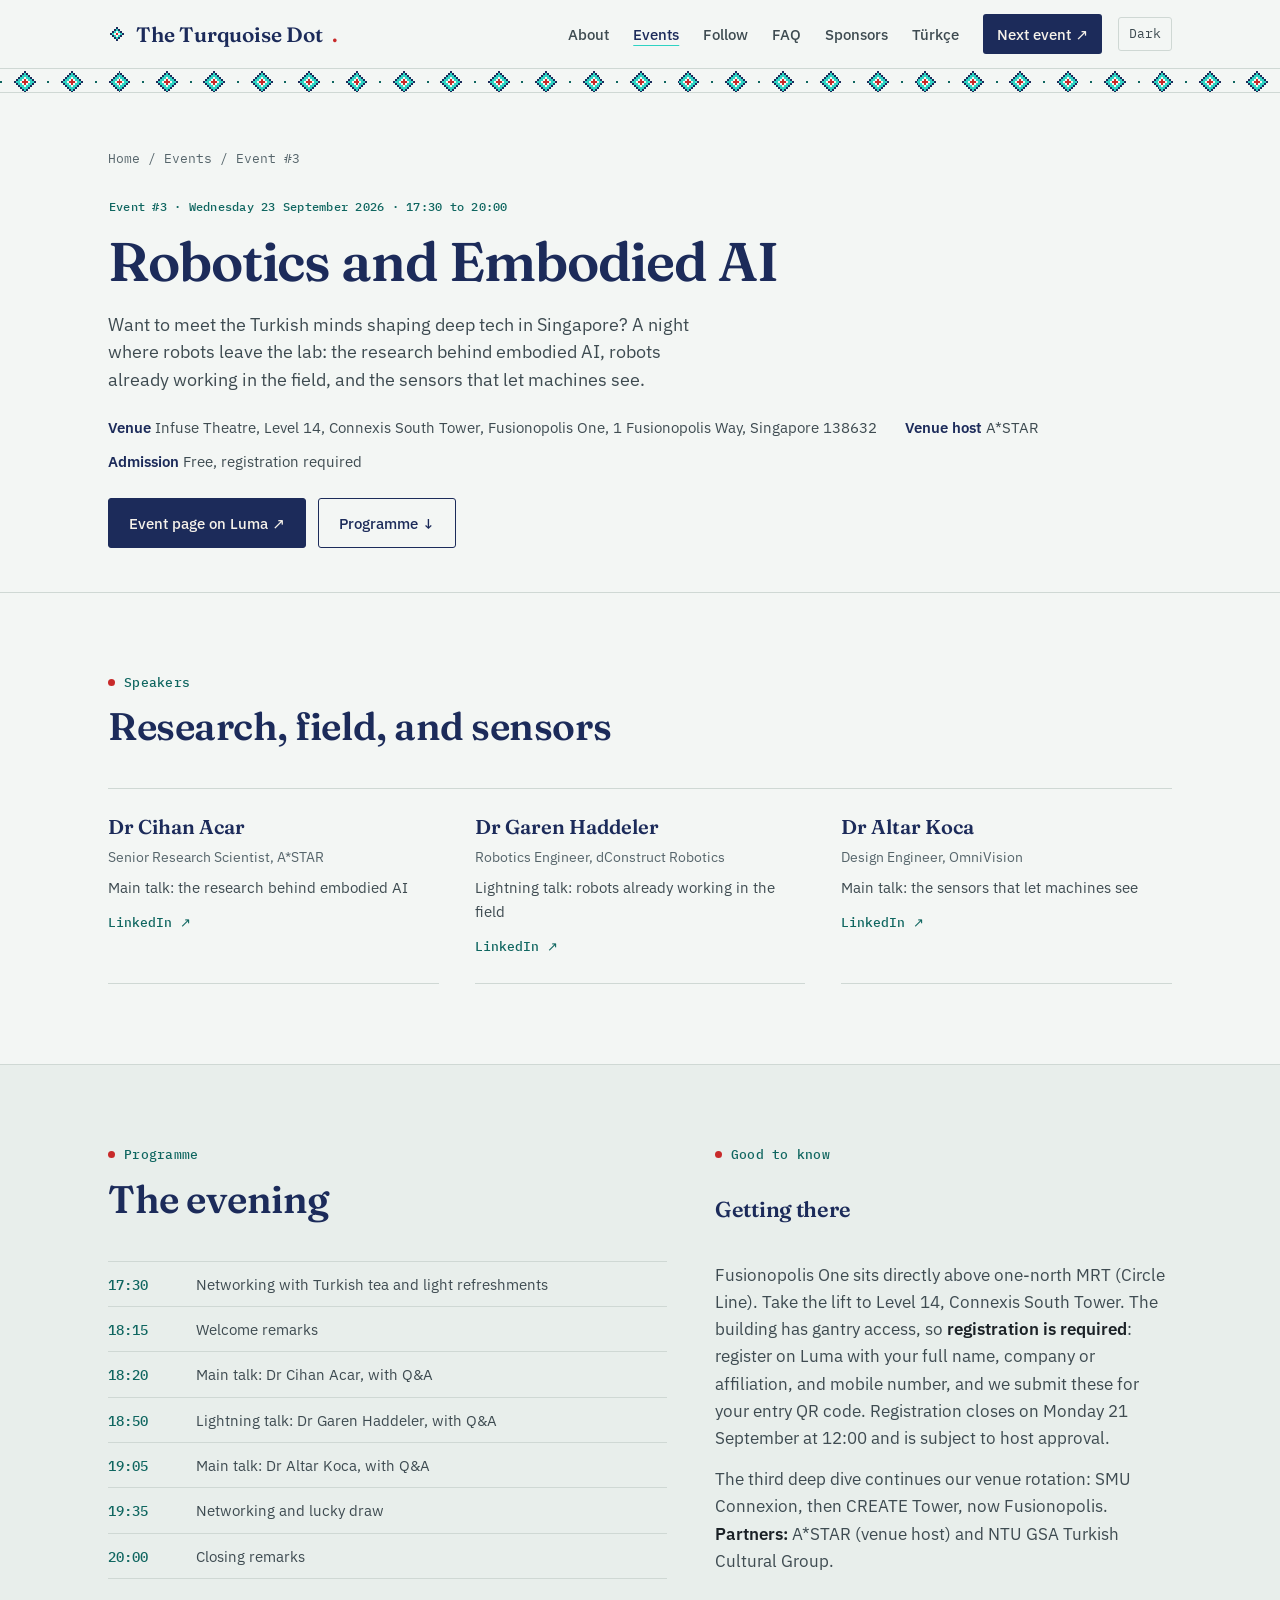
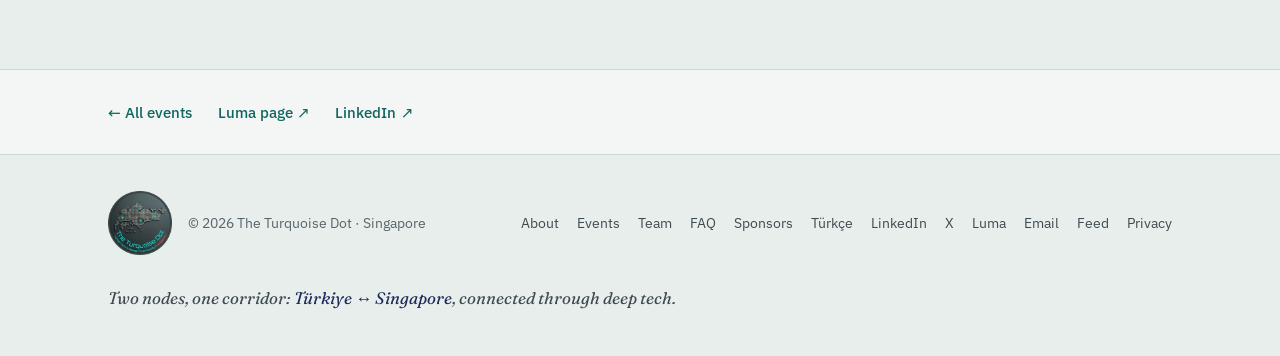
<file: events/2026-09-robotics-and-embodied-ai/index.html>
<!DOCTYPE html>
<html lang="en">
<head>
<meta charset="utf-8">
<meta name="viewport" content="width=device-width, initial-scale=1">
<title>Robotics and Embodied AI, 23 Sep 2026 | The Turquoise Dot</title>
<meta name="description" content="Event #3 of The Turquoise Dot: Robotics and Embodied AI, 23 September 2026 at Infuse Theatre, Fusionopolis, with speakers from A*STAR, dConstruct Robotics, and OmniVision.">

<link rel="canonical" href="https://turquoisedot.org/events/2026-09-robotics-and-embodied-ai/">

<meta property="og:type" content="article">
<meta property="og:title" content="Robotics and Embodied AI · 23 Sep 2026 · The Turquoise Dot">
<meta property="og:description" content="A night where robots leave the lab: the research behind embodied AI, robots already working in the field, and the sensors that let machines see. Infuse Theatre, Fusionopolis.">
<meta property="og:url" content="https://turquoisedot.org/events/2026-09-robotics-and-embodied-ai/">
<meta property="og:image" content="https://turquoisedot.org/assets/events/2026-09-robotics-and-embodied-ai/og.jpg">
<meta name="twitter:card" content="summary_large_image">
<meta name="twitter:site" content="@theturquoisedot">

<link rel="icon" type="image/svg+xml" href="/assets/favicon.svg">
<link rel="icon" type="image/png" sizes="32x32" href="/assets/favicon-32.png">
<link rel="apple-touch-icon" href="/assets/apple-touch-icon.png">
<link rel="manifest" href="/site.webmanifest">
<link rel="alternate" type="application/atom+xml" title="The Turquoise Dot" href="/feed.xml">
<meta name="theme-color" content="#F3F6F4" media="(prefers-color-scheme: light)">
<meta name="theme-color" content="#131A1C" media="(prefers-color-scheme: dark)">

<link rel="stylesheet" href="/assets/site.css">
<script>(function(){try{var t=localStorage.getItem('td-theme');if(t==='dark'||t==='light'){document.documentElement.setAttribute('data-theme',t);}}catch(e){}})();</script>

<script type="application/ld+json">
{
  "@context": "https://schema.org",
  "@type": "Event",
  "name": "Robotics and Embodied AI",
  "description": "A night where robots leave the lab: the research behind embodied AI, robots already working in the field, and the sensors that let machines see.",
  "startDate": "2026-09-23T17:30:00+08:00",
  "endDate": "2026-09-23T20:00:00+08:00",
  "eventStatus": "https://schema.org/EventScheduled",
  "eventAttendanceMode": "https://schema.org/OfflineEventAttendanceMode",
  "isAccessibleForFree": true,
  "url": "https://turquoisedot.org/events/2026-09-robotics-and-embodied-ai/",
  "image": "https://turquoisedot.org/assets/events/2026-09-robotics-and-embodied-ai/og.jpg",
  "location": {
    "@type": "Place",
    "name": "Infuse Theatre, Level 14, Connexis South Tower, Fusionopolis One",
    "address": {
      "@type": "PostalAddress",
      "streetAddress": "1 Fusionopolis Way",
      "postalCode": "138632",
      "addressCountry": "SG"
    }
  },
  "organizer": {
    "@type": "Organization",
    "name": "The Turquoise Dot",
    "url": "https://turquoisedot.org/",
    "@id": "https://turquoisedot.org/#organization"
  },
  "offers": {
    "@type": "Offer",
    "url": "https://luma.com/c4dyttkm",
    "price": "0",
    "priceCurrency": "SGD",
    "availability": "https://schema.org/InStock"
  },
  "performer": [
    {
      "@type": "Person",
      "name": "Cihan Acar",
      "honorificPrefix": "Dr",
      "jobTitle": "Senior Research Scientist",
      "worksFor": {
        "@type": "Organization",
        "name": "A*STAR"
      },
      "sameAs": [
        "https://www.linkedin.com/in/cihan-acar-b36a6979"
      ]
    },
    {
      "@type": "Person",
      "name": "Garen Haddeler",
      "honorificPrefix": "Dr",
      "jobTitle": "Robotics Engineer",
      "worksFor": {
        "@type": "Organization",
        "name": "dConstruct Robotics"
      },
      "sameAs": [
        "https://www.linkedin.com/in/garen-haddeler"
      ]
    },
    {
      "@type": "Person",
      "name": "Altar Koca",
      "honorificPrefix": "Dr",
      "jobTitle": "Design Engineer",
      "worksFor": {
        "@type": "Organization",
        "name": "OmniVision"
      },
      "sameAs": [
        "https://www.linkedin.com/in/altar-koca-4a0288134"
      ]
    }
  ],
  "inLanguage": "en"
}
</script>
<script type="application/ld+json">
{
  "@context": "https://schema.org",
  "@type": "BreadcrumbList",
  "itemListElement": [
    {
      "@type": "ListItem",
      "position": 1,
      "name": "Home",
      "item": "https://turquoisedot.org/"
    },
    {
      "@type": "ListItem",
      "position": 2,
      "name": "Events",
      "item": "https://turquoisedot.org/events/"
    },
    {
      "@type": "ListItem",
      "position": 3,
      "name": "Robotics and Embodied AI",
      "item": "https://turquoisedot.org/events/2026-09-robotics-and-embodied-ai/"
    }
  ]
}
</script>

<script type="application/ld+json">
{
  "@context": "https://schema.org",
  "@type": "WebPage",
  "url": "https://turquoisedot.org/events/2026-09-robotics-and-embodied-ai/",
  "name": "Robotics and Embodied AI, 23 September 2026",
  "inLanguage": "en",
  "datePublished": "2026-09-05",
  "dateModified": "2026-09-13",
  "isPartOf": {
    "@id": "https://turquoisedot.org/#website"
  },
  "publisher": {
    "@id": "https://turquoisedot.org/#organization"
  }
}
</script>
</head>
<body>

<nav>
  <div class="nav-inner">
    <a class="brand" href="/">The Turquoise Dot<span class="dot">.</span></a>
    <div class="nav-actions">
      <button class="theme-toggle" type="button" aria-label="Switch between light and dark" data-theme-toggle>Dark</button>
      <button class="nav-toggle" aria-expanded="false" aria-controls="nav-links">Menu</button>
    </div>
    <div class="nav-links" id="nav-links">
      <a href="/about/">About</a>
      <a href="/events/" aria-current="page">Events</a>
      <a href="/#join">Follow</a>
      <a href="/faq/">FAQ</a>
      <a href="/sponsors/">Sponsors</a>
      <a href="/tr/" lang="tr" hreflang="tr">Türkçe</a>
      <a class="cta" href="https://luma.com/TurquoiseDot" target="_blank" rel="noopener">Next event ↗</a>
    </div>
  </div>
</nav>

<main>

<div class="kilim" aria-hidden="true"></div>

<header class="page-head" data-until="2026-09-23T20:30:00+08:00" data-past="chip">
  <div class="wrap">
    <p class="crumbs"><a href="/">Home</a> / <a href="/events/">Events</a> / Event #3</p>
    <span class="chip next">Event #3 · Wednesday 23 September 2026 · 17:30 to 20:00</span>
    <h1>Robotics and Embodied AI</h1>
    <p class="lede">Want to meet the Turkish minds shaping deep tech in Singapore? A night where robots leave the lab: the research behind embodied AI, robots already working in the field, and the sensors that let machines see.</p>
    <div class="meta-list">
      <div><b>Venue</b> Infuse Theatre, Level 14, Connexis South Tower, Fusionopolis One, 1 Fusionopolis Way, Singapore 138632</div>
      <div><b>Venue host</b> A*STAR</div>
      <div><b>Admission</b> Free, registration required</div>
    </div>
    <div class="btns">
      <a class="btn btn-primary" href="https://luma.com/c4dyttkm" target="_blank" rel="noopener" data-past-text="Event page on Luma ↗">Register on Luma ↗</a>
      <a class="btn btn-ghost" href="#programme">Programme ↓</a>
    </div>
  </div>
</header>

<section>
  <div class="wrap">
    <div class="sec-head">
      <span class="kicker">Speakers</span>
      <h2>Research, field, and sensors</h2>
    </div>
    <div class="people">
      <div class="person">
        <b>Dr Cihan Acar</b>
        <span>Senior Research Scientist, A*STAR</span>
        <i>Main talk: the research behind embodied AI</i>
        <a href="https://www.linkedin.com/in/cihan-acar-b36a6979" target="_blank" rel="noopener">LinkedIn ↗</a>
      </div>
      <div class="person">
        <b>Dr Garen Haddeler</b>
        <span>Robotics Engineer, dConstruct Robotics</span>
        <i>Lightning talk: robots already working in the field</i>
        <a href="https://www.linkedin.com/in/garen-haddeler" target="_blank" rel="noopener">LinkedIn ↗</a>
      </div>
      <div class="person">
        <b>Dr Altar Koca</b>
        <span>Design Engineer, OmniVision</span>
        <i>Main talk: the sensors that let machines see</i>
        <a href="https://www.linkedin.com/in/altar-koca-4a0288134" target="_blank" rel="noopener">LinkedIn ↗</a>
      </div>
    </div>
  </div>
</section>

<section class="involve" id="programme">
  <div class="wrap two-col">
    <div>
      <div class="sec-head">
        <span class="kicker">Programme</span>
        <h2>The evening</h2>
      </div>
      <ul class="programme">
        <li><b>17:30</b> Networking with Turkish tea and light refreshments</li>
        <li><b>18:15</b> Welcome remarks</li>
        <li><b>18:20</b> Main talk: Dr Cihan Acar, with Q&amp;A</li>
        <li><b>18:50</b> Lightning talk: Dr Garen Haddeler, with Q&amp;A</li>
        <li><b>19:05</b> Main talk: Dr Altar Koca, with Q&amp;A</li>
        <li><b>19:35</b> Networking and lucky draw</li>
        <li><b>20:00</b> Closing remarks</li>
      </ul>
    </div>
    <div class="prose">
      <div class="sec-head">
        <span class="kicker">Good to know</span>
        <h2>Getting there</h2>
      </div>
      <p>Fusionopolis One sits directly above one-north MRT (Circle Line). Take the lift to Level 14, Connexis South Tower. The building has gantry access, so <strong>registration is required</strong>: register on Luma with your full name, company or affiliation, and mobile number, and we submit these for your entry QR code. Registration closes on Monday 21 September at 12:00 and is subject to host approval.</p>
      <p>The third deep dive continues our venue rotation: SMU Connexion, then CREATE Tower, now Fusionopolis. <strong>Partners:</strong> A*STAR (venue host) and NTU GSA Turkish Cultural Group.</p>
    </div>
  </div>
</section>

<section id="poster" class="involve" data-until="2026-09-23T20:30:00+08:00">
  <div class="wrap poster-wrap">
    <figure>
      <img src="/assets/events/2026-09-robotics-and-embodied-ai/poster.webp" width="1200" height="1200" alt="Event poster: Robotics and Embodied AI, 23 September 2026, Infuse Theatre, with speakers Cihan Acar, Garen Haddeler and Altar Koca" loading="lazy">
    </figure>
    <div>
      <span class="kicker">The evening at a glance</span>
      <h2>Robots don't build themselves: meet the people who do.</h2>
      <ul class="facts">
        <li><b>Wednesday 23 September 2026</b>, 17:30 to 20:00</li>
        <li><b>Infuse Theatre</b>, Level 14, Connexis South Tower, Fusionopolis One, above one-north MRT</li>
        <li><b>Three talks</b> from A*STAR, dConstruct Robotics, and OmniVision, each with Q&amp;A</li>
        <li><b>Free</b>, registration required; closes Monday 21 September, 12:00</li>
        <li>Turkish tea, snacks, and a lucky draw</li>
      </ul>
      <div class="btns">
        <a class="btn btn-primary" href="https://luma.com/c4dyttkm" target="_blank" rel="noopener">Register on Luma ↗</a>
        <a class="btn btn-ghost" href="/assets/events/2026-09-robotics-and-embodied-ai/poster.jpg" download="TurquoiseDot-Robotics-and-Embodied-AI-23-Sep-2026.jpg">Download the poster</a>
      </div>
      <p class="note">Share it with a colleague who should be in the room.</p>
    </div>
  </div>
</section>

<section class="sec-slim">
  <div class="wrap">
    <p class="links-row">
      <a href="/events/">← All events</a>
      <a href="https://luma.com/c4dyttkm" target="_blank" rel="noopener">Luma page ↗</a>
      <a href="https://www.linkedin.com/company/turquoisedot" target="_blank" rel="noopener">LinkedIn ↗</a>
    </p>
  </div>
</section>

</main>

<footer>
  <div class="wrap foot">
    <img class="foot-mark" src="/assets/logo-circle.webp" alt="" width="400" height="400" loading="lazy" decoding="async">
    <div class="foot-copy">© 2026 The Turquoise Dot · Singapore</div>
    <div class="foot-links">
      <a href="/about/">About</a>
      <a href="/events/" aria-current="page">Events</a>
      <a href="/team/">Team</a>
      <a href="/faq/">FAQ</a>
      <a href="/sponsors/">Sponsors</a>
      <a href="/tr/" lang="tr" hreflang="tr">Türkçe</a>
      <a href="https://www.linkedin.com/company/turquoisedot" target="_blank" rel="noopener">LinkedIn</a>
      <a href="https://x.com/theturquoisedot" target="_blank" rel="noopener">X</a>
      <a href="https://luma.com/TurquoiseDot" target="_blank" rel="noopener">Luma</a>
      <a href="mailto:turquoisedotsg@gmail.com">Email</a>
      <a href="/feed.xml">Feed</a>
      <a href="/privacy/">Privacy</a>
    </div>
    <div class="tag">Two nodes, one corridor: <em>Türkiye ↔ Singapore</em>, connected through deep tech.</div>
  </div>
</footer>

<script src="/assets/site.js"></script>
</body>
</html>
</file>
<file: assets/site.css>
/* The Turquoise Dot: shared stylesheet for every page (v3, "paper and turquoise").
   Identity: warm paper, navy ink for headings, turquoise (the Turkish stone) for links and rules,
   a red dot for Singapore and both flags, and one pixel-kilim band under the masthead.
   Fonts are self-hosted in /assets/fonts (Fraunces for headings, IBM Plex Sans for text, IBM Plex Mono for labels). */

/* ---------- fonts ---------- */
@font-face{font-family:'Fraunces';font-style:normal;font-weight:300 900;font-display:swap;src:url(/assets/fonts/fraunces-latin-wght-normal.woff2) format('woff2-variations');unicode-range:U+0000-00FF,U+0131,U+0152-0153,U+02BB-02BC,U+02C6,U+02DA,U+02DC,U+0304,U+0308,U+0329,U+2000-206F,U+20AC,U+2122,U+2191,U+2193,U+2212,U+2215,U+FEFF,U+FFFD}
@font-face{font-family:'Fraunces';font-style:normal;font-weight:300 900;font-display:swap;src:url(/assets/fonts/fraunces-latin-ext-wght-normal.woff2) format('woff2-variations');unicode-range:U+0100-02BA,U+02BD-02C5,U+02C7-02CC,U+02CE-02D7,U+02DD-02FF,U+0304,U+0308,U+0329,U+1D00-1DBF,U+1E00-1E9F,U+1EF2-1EFF,U+2020,U+20A0-20AB,U+20AD-20C0,U+2113,U+2C60-2C7F,U+A720-A7FF}
@font-face{font-family:'Fraunces';font-style:italic;font-weight:300 900;font-display:swap;src:url(/assets/fonts/fraunces-latin-wght-italic.woff2) format('woff2-variations');unicode-range:U+0000-00FF,U+0131,U+0152-0153,U+02BB-02BC,U+02C6,U+02DA,U+02DC,U+0304,U+0308,U+0329,U+2000-206F,U+20AC,U+2122,U+2191,U+2193,U+2212,U+2215,U+FEFF,U+FFFD}
@font-face{font-family:'Fraunces';font-style:italic;font-weight:300 900;font-display:swap;src:url(/assets/fonts/fraunces-latin-ext-wght-italic.woff2) format('woff2-variations');unicode-range:U+0100-02BA,U+02BD-02C5,U+02C7-02CC,U+02CE-02D7,U+02DD-02FF,U+0304,U+0308,U+0329,U+1D00-1DBF,U+1E00-1E9F,U+1EF2-1EFF,U+2020,U+20A0-20AB,U+20AD-20C0,U+2113,U+2C60-2C7F,U+A720-A7FF}
@font-face{font-family:'IBM Plex Sans';font-style:normal;font-weight:400;font-display:swap;src:url(/assets/fonts/ibm-plex-sans-latin-400-normal.woff2) format('woff2');unicode-range:U+0000-00FF,U+0131,U+0152-0153,U+02BB-02BC,U+02C6,U+02DA,U+02DC,U+0304,U+0308,U+0329,U+2000-206F,U+20AC,U+2122,U+2191,U+2193,U+2212,U+2215,U+FEFF,U+FFFD}
@font-face{font-family:'IBM Plex Sans';font-style:normal;font-weight:400;font-display:swap;src:url(/assets/fonts/ibm-plex-sans-latin-ext-400-normal.woff2) format('woff2');unicode-range:U+0100-02BA,U+02BD-02C5,U+02C7-02CC,U+02CE-02D7,U+02DD-02FF,U+0304,U+0308,U+0329,U+1D00-1DBF,U+1E00-1E9F,U+1EF2-1EFF,U+2020,U+20A0-20AB,U+20AD-20C0,U+2113,U+2C60-2C7F,U+A720-A7FF}
@font-face{font-family:'IBM Plex Sans';font-style:normal;font-weight:500;font-display:swap;src:url(/assets/fonts/ibm-plex-sans-latin-500-normal.woff2) format('woff2');unicode-range:U+0000-00FF,U+0131,U+0152-0153,U+02BB-02BC,U+02C6,U+02DA,U+02DC,U+0304,U+0308,U+0329,U+2000-206F,U+20AC,U+2122,U+2191,U+2193,U+2212,U+2215,U+FEFF,U+FFFD}
@font-face{font-family:'IBM Plex Sans';font-style:normal;font-weight:500;font-display:swap;src:url(/assets/fonts/ibm-plex-sans-latin-ext-500-normal.woff2) format('woff2');unicode-range:U+0100-02BA,U+02BD-02C5,U+02C7-02CC,U+02CE-02D7,U+02DD-02FF,U+0304,U+0308,U+0329,U+1D00-1DBF,U+1E00-1E9F,U+1EF2-1EFF,U+2020,U+20A0-20AB,U+20AD-20C0,U+2113,U+2C60-2C7F,U+A720-A7FF}
@font-face{font-family:'IBM Plex Sans';font-style:normal;font-weight:600;font-display:swap;src:url(/assets/fonts/ibm-plex-sans-latin-600-normal.woff2) format('woff2');unicode-range:U+0000-00FF,U+0131,U+0152-0153,U+02BB-02BC,U+02C6,U+02DA,U+02DC,U+0304,U+0308,U+0329,U+2000-206F,U+20AC,U+2122,U+2191,U+2193,U+2212,U+2215,U+FEFF,U+FFFD}
@font-face{font-family:'IBM Plex Sans';font-style:normal;font-weight:600;font-display:swap;src:url(/assets/fonts/ibm-plex-sans-latin-ext-600-normal.woff2) format('woff2');unicode-range:U+0100-02BA,U+02BD-02C5,U+02C7-02CC,U+02CE-02D7,U+02DD-02FF,U+0304,U+0308,U+0329,U+1D00-1DBF,U+1E00-1E9F,U+1EF2-1EFF,U+2020,U+20A0-20AB,U+20AD-20C0,U+2113,U+2C60-2C7F,U+A720-A7FF}
@font-face{font-family:'IBM Plex Mono';font-style:normal;font-weight:400;font-display:swap;src:url(/assets/fonts/ibm-plex-mono-latin-400-normal.woff2) format('woff2');unicode-range:U+0000-00FF,U+0131,U+0152-0153,U+02BB-02BC,U+02C6,U+02DA,U+02DC,U+0304,U+0308,U+0329,U+2000-206F,U+20AC,U+2122,U+2191,U+2193,U+2212,U+2215,U+FEFF,U+FFFD}
@font-face{font-family:'IBM Plex Mono';font-style:normal;font-weight:400;font-display:swap;src:url(/assets/fonts/ibm-plex-mono-latin-ext-400-normal.woff2) format('woff2');unicode-range:U+0100-02BA,U+02BD-02C5,U+02C7-02CC,U+02CE-02D7,U+02DD-02FF,U+0304,U+0308,U+0329,U+1D00-1DBF,U+1E00-1E9F,U+1EF2-1EFF,U+2020,U+20A0-20AB,U+20AD-20C0,U+2113,U+2C60-2C7F,U+A720-A7FF}
@font-face{font-family:'IBM Plex Mono';font-style:normal;font-weight:500;font-display:swap;src:url(/assets/fonts/ibm-plex-mono-latin-500-normal.woff2) format('woff2');unicode-range:U+0000-00FF,U+0131,U+0152-0153,U+02BB-02BC,U+02C6,U+02DA,U+02DC,U+0304,U+0308,U+0329,U+2000-206F,U+20AC,U+2122,U+2191,U+2193,U+2212,U+2215,U+FEFF,U+FFFD}
@font-face{font-family:'IBM Plex Mono';font-style:normal;font-weight:500;font-display:swap;src:url(/assets/fonts/ibm-plex-mono-latin-ext-500-normal.woff2) format('woff2');unicode-range:U+0100-02BA,U+02BD-02C5,U+02C7-02CC,U+02CE-02D7,U+02DD-02FF,U+0304,U+0308,U+0329,U+1D00-1DBF,U+1E00-1E9F,U+1EF2-1EFF,U+2020,U+20A0-20AB,U+20AD-20C0,U+2113,U+2C60-2C7F,U+A720-A7FF}

/* ---------- tokens ---------- */
:root{
  --paper:#F3F6F4;        /* page */
  --paper-2:#E8EEEB;      /* alternate bands */
  --paper-3:#FBFCFB;      /* panels */
  --ink:#1B2126;          /* body text */
  --ink-2:#3E4B51;        /* secondary text */
  --muted:#56656B;        /* captions, meta */
  --head:#1C2B5A;         /* headings: Iznik navy */
  --turq:#0F6660;         /* links, labels (text-safe turquoise, 5:1 on paper) */
  --turq-2:#2ED3C3;       /* fills, marks */
  --turq-tint:#DCF2EE;    /* soft tint */
  --red:#C82A2A;          /* the dot */
  --rule:#CFD8D4;         /* hairlines */
  --rule-2:#1C2B5A;       /* strong rules */
  --btn-bg:#1C2B5A;--btn-fg:#F6F2EA;
  --glyph:url("data:image/svg+xml,%3Csvg xmlns=%22http://www.w3.org/2000/svg%22 viewBox=%220 0 9 9%22 width=%2218%22 height=%2218%22 shape-rendering=%22crispEdges%22%3E%3Cpath fill=%22%231C2B5A%22 d=%22M4 1h1v1h-1zM3 2h1v1h-1zM5 2h1v1h-1zM2 3h1v1h-1zM6 3h1v1h-1zM1 4h1v1h-1zM7 4h1v1h-1zM2 5h1v1h-1zM6 5h1v1h-1zM3 6h1v1h-1zM5 6h1v1h-1zM4 7h1v1h-1z%22/%3E%3Cpath fill=%22%232ED3C3%22 d=%22M4 2h1v1h-1zM3 3h1v1h-1zM5 3h1v1h-1zM2 4h1v1h-1zM6 4h1v1h-1zM3 5h1v1h-1zM5 5h1v1h-1zM4 6h1v1h-1z%22/%3E%3Cpath fill=%22%23F3F6F4%22 d=%22M4 3h1v1h-1zM3 4h1v1h-1zM5 4h1v1h-1zM4 5h1v1h-1z%22/%3E%3Cpath fill=%22%23C82A2A%22 d=%22M4 4h1v1h-1z%22/%3E%3C/svg%3E");
  --band:url("data:image/svg+xml,%3Csvg xmlns=%22http://www.w3.org/2000/svg%22 viewBox=%220 0 24 12%22 width=%2248%22 height=%2224%22 shape-rendering=%22crispEdges%22%3E%3Cpath fill=%22%231C2B5A%22 d=%22M12 1h1v1h-1zM11 2h1v1h-1zM13 2h1v1h-1zM10 3h1v1h-1zM14 3h1v1h-1zM9 4h1v1h-1zM15 4h1v1h-1zM8 5h1v1h-1zM16 5h1v1h-1zM7 6h1v1h-1zM17 6h1v1h-1zM8 7h1v1h-1zM16 7h1v1h-1zM9 8h1v1h-1zM15 8h1v1h-1zM10 9h1v1h-1zM14 9h1v1h-1zM11 10h1v1h-1zM13 10h1v1h-1zM12 11h1v1h-1z%22/%3E%3Cpath fill=%22%232ED3C3%22 d=%22M12 2h1v1h-1zM11 3h1v1h-1zM12 3h1v1h-1zM13 3h1v1h-1zM10 4h1v1h-1zM11 4h1v1h-1zM13 4h1v1h-1zM14 4h1v1h-1zM9 5h1v1h-1zM10 5h1v1h-1zM14 5h1v1h-1zM15 5h1v1h-1zM8 6h1v1h-1zM9 6h1v1h-1zM15 6h1v1h-1zM16 6h1v1h-1zM9 7h1v1h-1zM10 7h1v1h-1zM14 7h1v1h-1zM15 7h1v1h-1zM10 8h1v1h-1zM11 8h1v1h-1zM13 8h1v1h-1zM14 8h1v1h-1zM11 9h1v1h-1zM12 9h1v1h-1zM13 9h1v1h-1zM12 10h1v1h-1z%22/%3E%3Cpath fill=%22%23F3F6F4%22 d=%22M12 4h1v1h-1zM11 5h1v1h-1zM13 5h1v1h-1zM10 6h1v1h-1zM14 6h1v1h-1zM11 7h1v1h-1zM13 7h1v1h-1zM12 8h1v1h-1z%22/%3E%3Cpath fill=%22%23C82A2A%22 d=%22M12 5h1v1h-1zM11 6h1v1h-1zM12 6h1v1h-1zM13 6h1v1h-1zM12 7h1v1h-1z%22/%3E%3Cpath fill=%22%230F6660%22 d=%22M0 6h1v1h-1z%22/%3E%3C/svg%3E");
  --shadow:0 18px 40px rgba(28,43,90,.12);
  --serif:'Fraunces',Georgia,'Times New Roman',serif;
  --sans:'IBM Plex Sans',system-ui,-apple-system,'Segoe UI',sans-serif;
  --mono:'IBM Plex Mono',ui-monospace,SFMono-Regular,Menlo,monospace;
  --radius:3px;
  color-scheme:light;
}
:root[data-theme="dark"]{
  --glyph:url("data:image/svg+xml,%3Csvg xmlns=%22http://www.w3.org/2000/svg%22 viewBox=%220 0 9 9%22 width=%2218%22 height=%2218%22 shape-rendering=%22crispEdges%22%3E%3Cpath fill=%22%23EDEBE4%22 d=%22M4 1h1v1h-1zM3 2h1v1h-1zM5 2h1v1h-1zM2 3h1v1h-1zM6 3h1v1h-1zM1 4h1v1h-1zM7 4h1v1h-1zM2 5h1v1h-1zM6 5h1v1h-1zM3 6h1v1h-1zM5 6h1v1h-1zM4 7h1v1h-1z%22/%3E%3Cpath fill=%22%232ED3C3%22 d=%22M4 2h1v1h-1zM3 3h1v1h-1zM5 3h1v1h-1zM2 4h1v1h-1zM6 4h1v1h-1zM3 5h1v1h-1zM5 5h1v1h-1zM4 6h1v1h-1z%22/%3E%3Cpath fill=%22%23131A1C%22 d=%22M4 3h1v1h-1zM3 4h1v1h-1zM5 4h1v1h-1zM4 5h1v1h-1z%22/%3E%3Cpath fill=%22%23E8574F%22 d=%22M4 4h1v1h-1z%22/%3E%3C/svg%3E");
  --paper:#131A1C;--paper-2:#1A2225;--paper-3:#1F282D;
  --ink:#E9EBE4;--ink-2:#C6CDCA;--muted:#9FAEB2;
  --head:#F1EEE6;
  --turq:#4FD9CB;--turq-2:#2ED3C3;--turq-tint:#163B3A;
  --red:#F0625D;
  --rule:#2C363C;--rule-2:#E9EBE4;
  --btn-bg:#2ED3C3;--btn-fg:#0E1B1A;
  --band:url("data:image/svg+xml,%3Csvg xmlns=%22http://www.w3.org/2000/svg%22 viewBox=%220 0 24 12%22 width=%2248%22 height=%2224%22 shape-rendering=%22crispEdges%22%3E%3Cpath fill=%22%23EDEBE4%22 d=%22M12 1h1v1h-1zM11 2h1v1h-1zM13 2h1v1h-1zM10 3h1v1h-1zM14 3h1v1h-1zM9 4h1v1h-1zM15 4h1v1h-1zM8 5h1v1h-1zM16 5h1v1h-1zM7 6h1v1h-1zM17 6h1v1h-1zM8 7h1v1h-1zM16 7h1v1h-1zM9 8h1v1h-1zM15 8h1v1h-1zM10 9h1v1h-1zM14 9h1v1h-1zM11 10h1v1h-1zM13 10h1v1h-1zM12 11h1v1h-1z%22/%3E%3Cpath fill=%22%232ED3C3%22 d=%22M12 2h1v1h-1zM11 3h1v1h-1zM12 3h1v1h-1zM13 3h1v1h-1zM10 4h1v1h-1zM11 4h1v1h-1zM13 4h1v1h-1zM14 4h1v1h-1zM9 5h1v1h-1zM10 5h1v1h-1zM14 5h1v1h-1zM15 5h1v1h-1zM8 6h1v1h-1zM9 6h1v1h-1zM15 6h1v1h-1zM16 6h1v1h-1zM9 7h1v1h-1zM10 7h1v1h-1zM14 7h1v1h-1zM15 7h1v1h-1zM10 8h1v1h-1zM11 8h1v1h-1zM13 8h1v1h-1zM14 8h1v1h-1zM11 9h1v1h-1zM12 9h1v1h-1zM13 9h1v1h-1zM12 10h1v1h-1z%22/%3E%3Cpath fill=%22%23131A1C%22 d=%22M12 4h1v1h-1zM11 5h1v1h-1zM13 5h1v1h-1zM10 6h1v1h-1zM14 6h1v1h-1zM11 7h1v1h-1zM13 7h1v1h-1zM12 8h1v1h-1z%22/%3E%3Cpath fill=%22%23E8574F%22 d=%22M12 5h1v1h-1zM11 6h1v1h-1zM12 6h1v1h-1zM13 6h1v1h-1zM12 7h1v1h-1z%22/%3E%3Cpath fill=%22%234FD9CB%22 d=%22M0 6h1v1h-1z%22/%3E%3C/svg%3E");
  --shadow:0 18px 40px rgba(0,0,0,.45);
  color-scheme:dark;
}
@media (prefers-color-scheme: dark){
  :root:not([data-theme="light"]){
  --glyph:url("data:image/svg+xml,%3Csvg xmlns=%22http://www.w3.org/2000/svg%22 viewBox=%220 0 9 9%22 width=%2218%22 height=%2218%22 shape-rendering=%22crispEdges%22%3E%3Cpath fill=%22%23EDEBE4%22 d=%22M4 1h1v1h-1zM3 2h1v1h-1zM5 2h1v1h-1zM2 3h1v1h-1zM6 3h1v1h-1zM1 4h1v1h-1zM7 4h1v1h-1zM2 5h1v1h-1zM6 5h1v1h-1zM3 6h1v1h-1zM5 6h1v1h-1zM4 7h1v1h-1z%22/%3E%3Cpath fill=%22%232ED3C3%22 d=%22M4 2h1v1h-1zM3 3h1v1h-1zM5 3h1v1h-1zM2 4h1v1h-1zM6 4h1v1h-1zM3 5h1v1h-1zM5 5h1v1h-1zM4 6h1v1h-1z%22/%3E%3Cpath fill=%22%23131A1C%22 d=%22M4 3h1v1h-1zM3 4h1v1h-1zM5 4h1v1h-1zM4 5h1v1h-1z%22/%3E%3Cpath fill=%22%23E8574F%22 d=%22M4 4h1v1h-1z%22/%3E%3C/svg%3E");
    --paper:#131A1C;--paper-2:#1A2225;--paper-3:#1F282D;
    --ink:#E9EBE4;--ink-2:#C6CDCA;--muted:#9FAEB2;
    --head:#F1EEE6;
    --turq:#4FD9CB;--turq-2:#2ED3C3;--turq-tint:#163B3A;
    --red:#F0625D;
    --rule:#2C363C;--rule-2:#E9EBE4;
    --btn-bg:#2ED3C3;--btn-fg:#0E1B1A;
    --band:url("data:image/svg+xml,%3Csvg xmlns=%22http://www.w3.org/2000/svg%22 viewBox=%220 0 24 12%22 width=%2248%22 height=%2224%22 shape-rendering=%22crispEdges%22%3E%3Cpath fill=%22%23EDEBE4%22 d=%22M12 1h1v1h-1zM11 2h1v1h-1zM13 2h1v1h-1zM10 3h1v1h-1zM14 3h1v1h-1zM9 4h1v1h-1zM15 4h1v1h-1zM8 5h1v1h-1zM16 5h1v1h-1zM7 6h1v1h-1zM17 6h1v1h-1zM8 7h1v1h-1zM16 7h1v1h-1zM9 8h1v1h-1zM15 8h1v1h-1zM10 9h1v1h-1zM14 9h1v1h-1zM11 10h1v1h-1zM13 10h1v1h-1zM12 11h1v1h-1z%22/%3E%3Cpath fill=%22%232ED3C3%22 d=%22M12 2h1v1h-1zM11 3h1v1h-1zM12 3h1v1h-1zM13 3h1v1h-1zM10 4h1v1h-1zM11 4h1v1h-1zM13 4h1v1h-1zM14 4h1v1h-1zM9 5h1v1h-1zM10 5h1v1h-1zM14 5h1v1h-1zM15 5h1v1h-1zM8 6h1v1h-1zM9 6h1v1h-1zM15 6h1v1h-1zM16 6h1v1h-1zM9 7h1v1h-1zM10 7h1v1h-1zM14 7h1v1h-1zM15 7h1v1h-1zM10 8h1v1h-1zM11 8h1v1h-1zM13 8h1v1h-1zM14 8h1v1h-1zM11 9h1v1h-1zM12 9h1v1h-1zM13 9h1v1h-1zM12 10h1v1h-1z%22/%3E%3Cpath fill=%22%23131A1C%22 d=%22M12 4h1v1h-1zM11 5h1v1h-1zM13 5h1v1h-1zM10 6h1v1h-1zM14 6h1v1h-1zM11 7h1v1h-1zM13 7h1v1h-1zM12 8h1v1h-1z%22/%3E%3Cpath fill=%22%23E8574F%22 d=%22M12 5h1v1h-1zM11 6h1v1h-1zM12 6h1v1h-1zM13 6h1v1h-1zM12 7h1v1h-1z%22/%3E%3Cpath fill=%22%234FD9CB%22 d=%22M0 6h1v1h-1z%22/%3E%3C/svg%3E");
    --shadow:0 18px 40px rgba(0,0,0,.45);
    color-scheme:dark;
  }
}

/* ---------- base ---------- */
*{box-sizing:border-box;margin:0;padding:0}
html{scroll-behavior:smooth}
section[id],header[id],h2[id]{scroll-margin-top:80px}
@media (max-width:920px){section[id],header[id],h2[id]{scroll-margin-top:130px}}
body{background:var(--paper);color:var(--ink);font-family:var(--sans);font-size:17px;line-height:1.6;-webkit-font-smoothing:antialiased}
h1,h2,h3{font-family:var(--serif);font-weight:600;color:var(--head);line-height:1.12;letter-spacing:-.012em}
a{color:var(--turq);text-decoration:none}
a:hover{text-decoration:underline;text-underline-offset:3px}
a:focus-visible,button:focus-visible{outline:2px solid var(--turq);outline-offset:3px}
img{max-width:100%;display:block}
[hidden]{display:none!important}
.wrap{max-width:1120px;margin:0 auto;padding:0 28px}
.narrow{max-width:820px}
.kicker,.mono{font-family:var(--mono);font-size:.8rem;font-weight:500;letter-spacing:.02em;color:var(--turq)}
.kicker{display:block;margin-bottom:12px}
.kicker::before{content:"";display:inline-block;width:7px;height:7px;border-radius:50%;background:var(--red);margin-right:9px;vertical-align:1px}
.dot{color:var(--red)}
.reveal{opacity:1;transform:none}

/* ---------- announcement bar ---------- */
.annc{background:var(--head);color:var(--paper);font-family:var(--mono);font-size:.82rem}
:root[data-theme="dark"] .annc{background:var(--paper-2);color:var(--ink)}
@media (prefers-color-scheme: dark){:root:not([data-theme="light"]) .annc{background:var(--paper-2);color:var(--ink)}}
.annc .wrap{display:flex;align-items:center;justify-content:center;gap:12px;flex-wrap:wrap;padding:8px 28px;text-align:center}
.annc .pulse{width:8px;height:8px;border-radius:50%;background:var(--red);flex:none}
.annc b{font-weight:500}
.annc span{opacity:.8}
.annc a{color:var(--turq-2);font-weight:500;white-space:nowrap}
.annc a:hover{color:var(--turq-2)}

/* ---------- masthead ---------- */
nav{position:sticky;top:0;z-index:50;background:var(--paper);border-bottom:1px solid var(--rule)}
.nav-inner{display:flex;align-items:center;justify-content:flex-start;gap:16px;padding:14px 28px;max-width:1120px;margin:0 auto}
.brand{display:inline-flex;align-items:center;gap:10px;font-family:var(--serif);font-weight:600;font-size:1.3rem;color:var(--head);white-space:nowrap;letter-spacing:-.01em}
.brand::before{content:"";flex:none;width:18px;height:18px;background:var(--glyph) no-repeat center/18px 18px}
.brand:hover{text-decoration:none}
.nav-links{display:flex;gap:24px;align-items:center;flex-wrap:wrap;font-size:.95rem}
.nav-links a{color:var(--ink-2);font-weight:500}
.nav-links a:hover,.nav-links a[aria-current="page"]{color:var(--head);text-decoration:underline;text-underline-offset:5px;text-decoration-color:var(--turq-2)}
.nav-links a.cta{color:var(--btn-fg);background:var(--btn-bg);padding:8px 14px;border-radius:var(--radius);font-weight:500;text-decoration:none}
.nav-links a.cta:hover{opacity:.92}
.nav-toggle,.theme-toggle{background:none;border:1px solid var(--rule);color:var(--ink-2);border-radius:var(--radius);padding:6px 10px;font:inherit;font-size:.8rem;font-family:var(--mono);cursor:pointer}
.theme-toggle:hover{border-color:var(--turq);color:var(--turq)}
.nav-toggle{display:none}
.nav-actions{display:flex;gap:8px;align-items:center;order:3}
.nav-links{order:2;margin-left:auto}
.brand{order:1}

/* ---------- kilim band ---------- */
/* background-repeat:round rescales the tile so a whole number of motifs always fits the viewport,
   and the origin is pinned left so the run starts on a tile boundary. With repeat-x from centre the band
   was cut mid-diamond at both ends on most widths. */
.kilim{height:24px;background-image:var(--band);background-repeat:round no-repeat;background-position:left center;background-size:48px 24px;border-bottom:1px solid var(--rule)}

/* ---------- hero ---------- */
.hero{border-bottom:1px solid var(--rule)}
.hero-grid{display:grid;grid-template-columns:1.05fr .95fr;gap:56px;align-items:center;padding-block:72px 64px}
.eyebrow{font-family:var(--mono);font-size:.8rem;font-weight:500;letter-spacing:.02em;color:var(--turq);margin-bottom:22px}
.eyebrow::before{content:"";display:inline-block;width:7px;height:7px;border-radius:50%;background:var(--red);margin-right:9px;vertical-align:1px}
.hero h1{font-size:clamp(2.7rem,5.6vw,4.2rem);font-weight:600;margin-bottom:22px;letter-spacing:-.02em}
.lede{color:var(--ink-2);font-size:1.12rem;max-width:34em;margin-bottom:32px;line-height:1.55}
.lede strong{color:var(--ink);font-weight:600}
.btns{display:flex;gap:12px;flex-wrap:wrap}
.hero-aside{margin-top:20px;font-size:.92rem;color:var(--muted)}
.btn{display:inline-block;padding:12px 20px;border-radius:var(--radius);font-weight:500;font-size:.95rem;border:1px solid transparent;text-decoration:none}
.btn:hover{text-decoration:none}
.btn-primary{background:var(--btn-bg);color:var(--btn-fg);border-color:var(--btn-bg)}
.btn-primary:hover{opacity:.92}
.btn-ghost{border-color:var(--rule-2);color:var(--head)}
.btn-ghost:hover{background:var(--paper-2)}
.hero-art{border-radius:var(--radius);overflow:hidden;border:1px solid var(--rule)}
.hero-art img{width:100%;height:auto}
.hero-cap{font-family:var(--mono);font-size:.78rem;color:var(--muted);margin-top:10px}

/* ---------- page header (sub-pages) ---------- */
.page-head{border-bottom:1px solid var(--rule);padding:56px 0 44px}
.crumbs{font-family:var(--mono);font-size:.8rem;color:var(--muted);margin-bottom:22px}
.crumbs a{color:var(--muted)}
.page-head h1{font-size:clamp(2.2rem,4.6vw,3.4rem);font-weight:600;margin:10px 0 18px;letter-spacing:-.02em}
.page-head .lede{margin-bottom:22px}
.head-mark{float:right;width:128px;height:128px;margin:2px 0 22px 36px}
@media (max-width:720px){.head-mark{width:88px;height:88px;margin:0 0 16px 20px}}
.meta-list{display:flex;flex-wrap:wrap;gap:10px 28px;color:var(--ink-2);font-size:.93rem;margin-bottom:24px}
.meta-list b{color:var(--head);font-weight:600}

/* ---------- spotlight (next event) ---------- */
.spotlight{padding:40px 0 44px}
.spot{background:var(--head);color:var(--paper);border-radius:var(--radius);padding:34px 36px;display:grid;grid-template-columns:1.2fr .9fr;gap:40px;align-items:start;box-shadow:var(--shadow)}
:root[data-theme="dark"] .spot{background:var(--paper-2);color:var(--ink);border:1px solid var(--rule)}
@media (prefers-color-scheme: dark){:root:not([data-theme="light"]) .spot{background:var(--paper-2);color:var(--ink);border:1px solid var(--rule)}}
.spot h2{font-size:clamp(1.8rem,3.4vw,2.5rem);margin:14px 0 12px;color:inherit}
.spot .desc{opacity:.86;margin-bottom:18px;max-width:36em}
.spot .venue{opacity:.86;font-size:.92rem;margin-bottom:24px}
.spot .venue b{font-weight:600;opacity:1}
.spot .btns .btn-primary{background:var(--turq-2);color:#0E1B1A;border-color:var(--turq-2)}
.spot .btns .btn-ghost{border-color:currentColor;color:inherit}
.spot .btns .btn-ghost:hover{background:rgba(255,255,255,.08)}
.spot .note{opacity:.75;font-size:.86rem;margin-top:16px;font-family:var(--mono)}
.spot .chip{color:var(--turq-2);border-color:rgba(255,255,255,.3)}
.spot .chip.next{color:#FFB3AE;border-color:rgba(255,179,174,.5)}
.speakers{list-style:none;display:grid;gap:0;margin-top:4px;border-top:1px solid rgba(255,255,255,.22)}
.speakers li{padding:12px 0;border-bottom:1px solid rgba(255,255,255,.22);font-size:.93rem;display:flex;flex-direction:column;gap:2px}
.speakers li b{font-family:var(--serif);font-weight:600;font-size:1.05rem}
.speakers li span{opacity:.8;font-size:.86rem}
.speakers li i{font-style:normal;color:var(--turq-2);font-size:.86rem}
.spot .side-label{font-family:var(--mono);font-size:.78rem;color:var(--turq-2);margin-bottom:10px}

/* ---------- facts strip (formerly stats) ---------- */
.stats{border-bottom:1px solid var(--rule);background:var(--paper-2)}
.stats-grid{display:grid;grid-template-columns:repeat(4,1fr);gap:0;padding:6px 0}
.stat{padding:22px 22px 20px;border-left:1px solid var(--rule)}
.stat:first-child{border-left:none;padding-left:0}
.stat b{display:block;font-family:var(--serif);font-size:1.75rem;font-weight:600;color:var(--head);margin-bottom:2px;letter-spacing:-.01em}
.stat span{font-family:var(--mono);color:var(--muted);font-size:.78rem}

/* ---------- facts line ---------- */
.facts-line{border-top:1px solid var(--rule);border-bottom:1px solid var(--rule);background:var(--paper-2)}
.facts-line p{font-family:var(--mono);font-size:.82rem;color:var(--ink-2);padding:16px 0;line-height:1.7}
.facts-line b{color:var(--head);font-weight:500}
.facts-line .sep{color:var(--turq);margin:0 8px}

/* ---------- hosts / partners strip ---------- */
.hosts{border-bottom:1px solid var(--rule);padding:16px 0}
.hosts .wrap{display:flex;flex-wrap:wrap;align-items:center;gap:8px 22px;font-size:.88rem;color:var(--ink-2)}
.hosts .label{font-family:var(--mono);font-size:.76rem;color:var(--turq);margin-right:6px}

/* ---------- sections ---------- */
section{padding:80px 0}
.sec-head{margin-bottom:40px;max-width:44em}
.sec-head h2{font-size:clamp(1.8rem,3.2vw,2.4rem);margin-bottom:12px}
.sec-head p{color:var(--ink-2)}
.sec-foot{margin-top:28px;font-weight:500}
.sec-slim{padding:30px 0}

/* ---------- numbered list (formerly cards) ---------- */
.cards{display:grid;grid-template-columns:1fr 1fr;gap:0 48px;border-top:1px solid var(--rule)}
.card{padding:26px 0 28px;border-bottom:1px solid var(--rule)}
.card .ico{display:none}
.card h3{font-size:1.3rem;margin-bottom:8px}
.card h3::before{content:"";display:inline-block;width:18px;height:18px;background:var(--glyph) no-repeat center/18px 18px;margin-right:10px;vertical-align:-2px}
.card p{color:var(--ink-2);font-size:.97rem}

/* ---------- corridor divider ---------- */
.corridor{padding:10px 0 0;text-align:center}
.corridor svg{width:min(520px,86%);height:auto;display:block;margin:0 auto}
.corridor .px{fill:var(--head);opacity:.8}
.corridor .n-tr{fill:var(--turq-2)}
.corridor .n-sg{fill:var(--red)}
.corridor .n-ring{fill:var(--paper)}
.corridor .n-edge{fill:var(--head)}
.corridor text{fill:var(--muted);font-family:var(--mono);font-size:11px}
.corridor p{color:var(--muted);font-family:var(--serif);font-style:italic;font-size:1.05rem;margin-top:2px}
.corridor p b{color:var(--head);font-weight:600;font-style:normal}

/* ---------- events (editorial list) ---------- */
.events-grid{display:block;border-top:1px solid var(--rule)}
.event{display:grid;grid-template-columns:200px 1fr;gap:6px 36px;padding:26px 0;border-bottom:1px solid var(--rule);align-items:start}
.event .chip{grid-column:1;grid-row:1 / span 4;align-self:start}
.event h3,.event h2{grid-column:2;font-size:1.5rem;font-family:var(--serif);line-height:1.15}
.event h3 a,.event h2 a{color:var(--head)}
.event h3 a:hover,.event h2 a:hover{text-decoration-color:var(--turq-2)}
.event .meta{grid-column:2;color:var(--muted);font-size:.88rem;font-family:var(--mono)}
.event p{grid-column:2;color:var(--ink-2);font-size:.97rem;max-width:60em}
.event .links{grid-column:2;display:flex;gap:22px;flex-wrap:wrap;font-size:.92rem;font-weight:500;margin-top:4px}
.chip{display:inline-block;font-family:var(--mono);font-size:.78rem;font-weight:500;letter-spacing:.02em;color:var(--turq);border:1px solid transparent;padding:4px 0;border-radius:var(--radius);background:transparent}
.chip.next{color:var(--red);border-color:var(--red);padding:4px 9px}
.chip.next::before{content:"";display:inline-block;width:7px;height:7px;border-radius:50%;background:var(--red);margin-right:8px;vertical-align:1px}

/* ---------- event page ---------- */
.two-col{display:grid;grid-template-columns:1.1fr .9fr;gap:48px;align-items:start}
.prose p{color:var(--ink-2);margin-bottom:14px}
.prose p strong{color:var(--ink)}
.prose h2{font-size:1.35rem;margin:32px 0 10px}
.prose h3{font-family:var(--sans);font-size:1.05rem;font-weight:600;color:var(--ink);letter-spacing:0;line-height:1.4;margin:26px 0 6px}
.prose h2+h3{margin-top:16px}
.prose h2:first-child{margin-top:0}
.lede a,.prose a,.sec-head p a,.fineprint a,.partners-line a,.team-note a,.gallery-note a,.contact-card p a,.watch-wrap p a,.poster-wrap p a{text-decoration:underline;text-underline-offset:3px;text-decoration-color:var(--turq-2)}
.programme{list-style:none;border-top:1px solid var(--rule)}
.programme li{display:grid;grid-template-columns:72px 1fr;gap:16px;padding:10px 0;border-bottom:1px solid var(--rule);font-size:.95rem;color:var(--ink-2)}
.programme li b{font-family:var(--mono);color:var(--turq);font-weight:500;font-size:.86rem;padding-top:2px}
.gallery{display:grid;grid-template-columns:repeat(3,1fr);gap:10px}
.gallery figure{margin:0;border-radius:var(--radius);overflow:hidden;background:var(--paper-2);aspect-ratio:4/3}
.gallery figure.wide{grid-column:span 2;grid-row:span 2;aspect-ratio:auto}
.gallery figure.hero{grid-column:1/-1;aspect-ratio:16/9}
.gallery img{width:100%;height:100%;object-fit:cover}
.gallery-note{color:var(--muted);font-size:.85rem;margin-top:12px;font-family:var(--mono)}
.people{display:grid;grid-template-columns:repeat(3,1fr);gap:0 36px;border-top:1px solid var(--rule)}
.person{padding:22px 0 24px;border-bottom:1px solid var(--rule)}
.person b{display:block;font-family:var(--serif);font-weight:600;font-size:1.25rem;color:var(--head);margin-bottom:2px}
.person span{display:block;color:var(--muted);font-size:.9rem;margin-bottom:8px}
.person i{display:block;color:var(--ink-2);font-style:normal;font-size:.93rem;margin-bottom:8px}
.person a{font-family:var(--mono);font-size:.82rem;font-weight:500}
.partners-line{color:var(--ink-2);font-size:.95rem}
.partners-line b{color:var(--head);font-weight:600}
.watch-wrap{display:grid;grid-template-columns:minmax(0,460px) minmax(0,1fr);gap:48px;align-items:center}
.watch-wrap video{width:100%;height:auto;aspect-ratio:1;display:block;background:#000;border-radius:var(--radius);border:1px solid var(--rule)}
.watch-wrap h2{font-size:clamp(1.6rem,2.8vw,2.1rem);margin:10px 0 12px}
.watch-wrap p{color:var(--ink-2)}
.watch-wrap p b{color:var(--ink);font-weight:600}
.watch-wrap .note{font-size:.88rem;margin-top:14px}
.poster-wrap{display:grid;grid-template-columns:minmax(0,1fr) minmax(0,1fr);gap:56px;align-items:center}
.poster-wrap figure{margin:0;width:100%;max-width:600px;justify-self:center}
.poster-wrap img{width:100%;height:auto;border-radius:var(--radius);border:1px solid var(--rule);box-shadow:var(--shadow)}
.poster-wrap h2{font-size:clamp(1.6rem,2.8vw,2.1rem);margin:10px 0 6px}
.facts{list-style:none;display:grid;gap:10px;margin:20px 0 26px;color:var(--ink-2);font-size:.95rem}
.facts li{position:relative;padding-left:20px}
.facts li::before{content:"";position:absolute;left:0;top:.6em;width:7px;height:7px;border-radius:50%;background:var(--turq-2)}
.facts b{color:var(--head);font-weight:600}
.poster-wrap .note{color:var(--muted);font-size:.88rem;margin-top:14px}

/* ---------- get involved ---------- */
.involve{background:var(--paper-2);border-top:1px solid var(--rule);border-bottom:1px solid var(--rule)}
.sec-head .btns{margin-top:22px}
.involve .side-label{font-family:var(--mono);font-size:.78rem;font-weight:500;color:var(--turq);margin-bottom:14px}
.tiles{display:grid;grid-template-columns:repeat(auto-fit,minmax(260px,1fr));gap:36px}
.tile{border-top:2px solid var(--rule-2);padding-top:18px}
.tile h3{font-size:1.3rem;margin-bottom:8px}
.tile p{color:var(--ink-2);font-size:.95rem;margin-bottom:14px}
.tile a{font-weight:500;font-size:.92rem}

/* ---------- team ---------- */
.team-note{margin-top:26px;color:var(--ink-2);font-size:.95rem}
.team-note a{font-weight:500}

/* ---------- contact ---------- */
.contact-grid{display:grid;grid-template-columns:1fr 1fr;gap:36px;margin-bottom:10px}
.contact-card{border-top:2px solid var(--rule-2);padding-top:18px}
.contact-card b{display:block;font-family:var(--serif);font-weight:600;font-size:1.3rem;color:var(--head);margin-bottom:6px}
.contact-card p{color:var(--ink-2);font-size:.95rem;margin-bottom:12px}
.contact-card a.mail{font-family:var(--serif);font-size:1.35rem;font-weight:600;color:var(--head);text-decoration:underline;text-underline-offset:5px;text-decoration-color:var(--turq-2)}
.links-row{display:flex;gap:26px;flex-wrap:wrap;font-size:.95rem;font-weight:500}

/* ---------- sponsors page ---------- */
.reach{display:grid;grid-template-columns:repeat(4,1fr);gap:0;border-top:1px solid var(--rule);border-bottom:1px solid var(--rule)}
.reach .stat{border-left:1px solid var(--rule);padding:22px 22px 20px}
.reach .stat:first-child{border-left:none;padding-left:0}
.ways{display:grid;grid-template-columns:repeat(2,1fr);gap:36px}
.form-block{background:var(--paper-3);border:1px solid var(--rule);border-radius:var(--radius);padding:28px}
.form-block h3{font-size:1.2rem;margin-bottom:8px}
.form-block p{color:var(--ink-2);font-size:.94rem;margin-bottom:16px}
.form-embed iframe{width:100%;min-height:1150px;border:0;border-radius:var(--radius);background:#fff}
.form-fallback{border:1px dashed var(--rule);border-radius:var(--radius);padding:22px;text-align:center}
.form-fallback a.btn{margin-top:6px}
.fineprint{color:var(--muted);font-size:.85rem;margin-top:18px}

/* ---------- posts (latest from LinkedIn and X) ---------- */
.li-embed{max-width:560px;margin:0 auto 26px}
.li-embed iframe{width:100%;border:1px solid var(--rule);border-radius:var(--radius);background:#fff;display:block}
.posts{display:grid;grid-template-columns:repeat(3,1fr);gap:36px;border-top:1px solid var(--rule)}
.post{padding:22px 0;display:flex;flex-direction:column;gap:10px;border-bottom:1px solid var(--rule)}
.post .src{display:flex;align-items:center;gap:8px;font-family:var(--mono);font-size:.78rem;color:var(--turq);font-weight:500}
.post .src svg{width:15px;height:15px;fill:var(--turq)}
.post p{color:var(--ink-2);font-size:.95rem;flex-grow:1}
.post img{border-radius:var(--radius);border:1px solid var(--rule)}
.post a.more{font-weight:500;font-size:.9rem}

/* ---------- footer ---------- */
footer{border-top:1px solid var(--rule);background:var(--paper-2);padding:36px 0 44px;color:var(--muted);font-size:.86rem}
.foot{display:flex;justify-content:flex-start;gap:16px;flex-wrap:wrap;align-items:center}
.foot-mark{flex:none;width:64px;height:64px}
.foot-copy{margin-right:auto}
.foot-links{display:flex;gap:18px;flex-wrap:wrap}
.foot-links a{color:var(--ink-2)}
footer .tag{color:var(--ink-2);width:100%;margin-top:14px;font-family:var(--serif);font-style:italic;font-size:1.05rem}
footer .tag em{color:var(--head);font-style:italic}

/* ---------- between deep dives ----------
   Revealed by data-after once the spotlight above it expires, so the landing page always carries
   something forward-looking. Ruled, not boxed, like the rest of the page. */
.between{background:var(--paper-2);border-top:1px solid var(--rule);border-bottom:1px solid var(--rule);padding:46px 0}
.between-inner{display:grid;grid-template-columns:1.15fr .85fr;gap:48px;align-items:start}
.between h2{font-size:clamp(1.7rem,3vw,2.3rem);margin-bottom:14px}
.between p{color:var(--ink-2);max-width:36em;margin-bottom:26px}
.between .side-label{font-family:var(--mono);font-size:.78rem;font-weight:500;color:var(--turq);margin-bottom:12px}
.between-side{border-top:2px solid var(--rule-2);padding-top:16px}
.between-side ul{list-style:none;display:grid;gap:0}
.between-side li{padding:11px 0;border-bottom:1px solid var(--rule);font-size:.95rem;color:var(--ink-2)}
.between-side li:last-child{border-bottom:0}
.between-side li a{font-weight:500}

/* ---------- motion ---------- */
@media (prefers-reduced-motion: reduce){html{scroll-behavior:auto}}

/* ---------- responsive ---------- */
@media (max-width:920px){
  .nav-toggle{display:inline-block}
  .nav-inner{flex-wrap:wrap;justify-content:space-between}
  .nav-actions{margin-left:auto}
  .nav-links{display:none;position:absolute;left:0;right:0;top:100%;background:var(--paper);border-bottom:1px solid var(--rule);flex-direction:column;align-items:flex-start;gap:0;padding:8px 28px 16px}
  .nav-links.open{display:flex}
  .nav-links a{padding:10px 0;font-size:1rem}
  .nav-links a.cta{margin-top:8px}
}
@media (max-width:760px){
  .annc .sub{display:none}
}
@media (max-width:900px){
  .hero-grid{grid-template-columns:1fr;gap:36px;padding-block:52px 44px}
  .hero-art{max-width:600px}
  .spot{grid-template-columns:1fr;padding:26px 24px}
  .stats-grid{grid-template-columns:1fr 1fr}
  .stat{border-left:none;border-top:1px solid var(--rule);padding-left:0}
  .stat:nth-child(-n+2){border-top:none}
  .reach{grid-template-columns:1fr 1fr}
  .reach .stat{border-left:none;padding-left:0}
  .cards,.tiles,.contact-grid,.people,.ways,.posts,.two-col,.between-inner{grid-template-columns:1fr;gap:32px}
  .event{grid-template-columns:1fr;gap:6px}
  .event .chip{grid-row:auto;grid-column:1}
  .event h3,.event h2,.event .meta,.event p,.event .links{grid-column:1}
  .gallery{grid-template-columns:1fr 1fr}
  .poster-wrap,.watch-wrap{grid-template-columns:1fr}
  .watch-wrap video{max-width:460px}
  section{padding:60px 0}
  .form-embed iframe{min-height:1250px}
}
@media (max-width:520px){
  .gallery{grid-template-columns:1fr}
  .gallery figure.wide{grid-column:auto;grid-row:auto;aspect-ratio:4/3}
  .gallery figure.hero{aspect-ratio:4/3}
  .reach,.stats-grid{grid-template-columns:1fr}
  .stat{border-top:1px solid var(--rule)}
  .stat:first-child{border-top:none}
}
</file>
